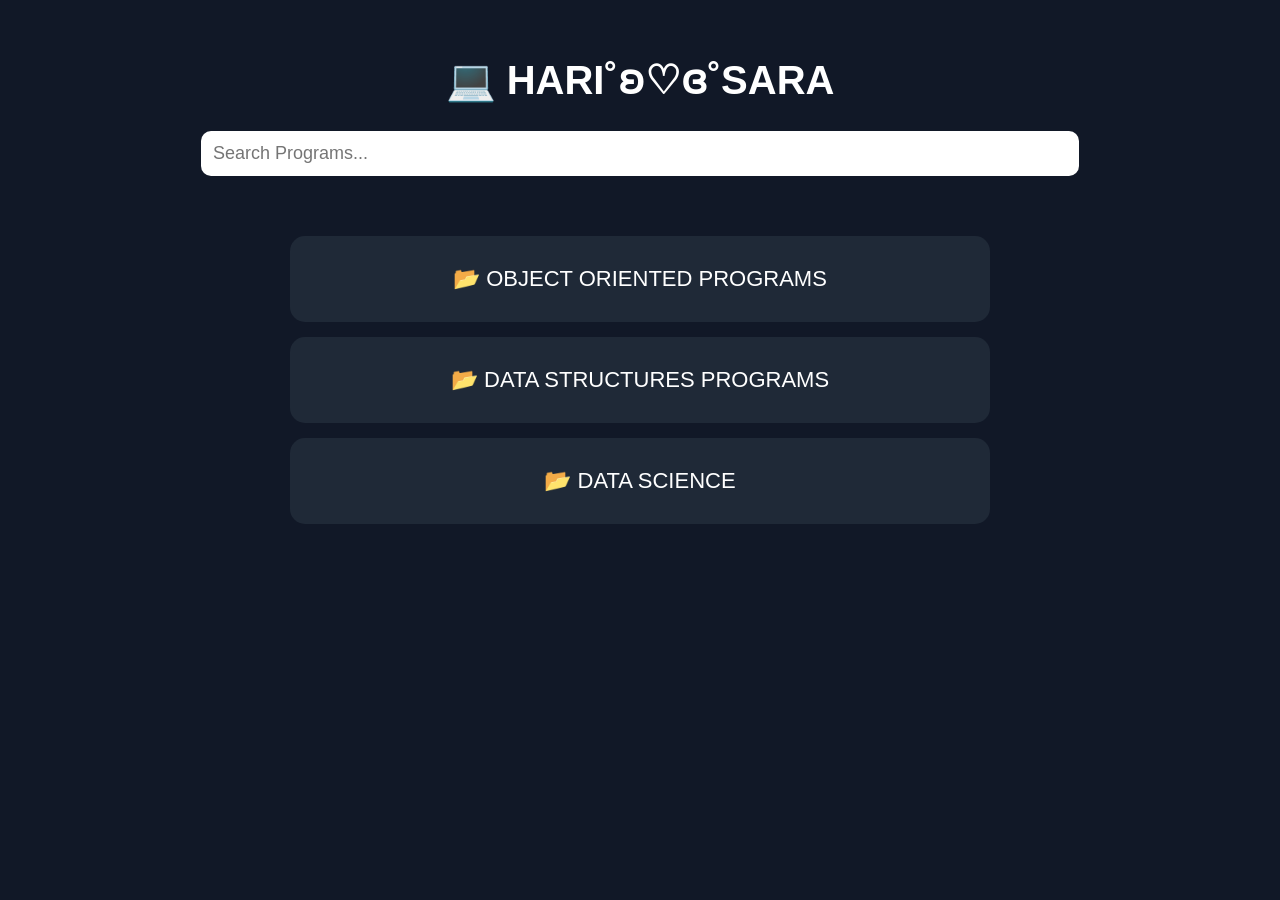
<file: index.html>
<!DOCTYPE html>
<html lang="en">
<head>
<meta charset="UTF-8">
<meta name="viewport" content="width=device-width, initial-scale=1.0">
<title>My C Programs</title>

<link rel="stylesheet" href="style.css">
</head>

<body>

<header>
    <h1>💻 HARI˚ʚ♡ɞ˚SARA</h1>

    <input
        type="text"
        id="search"
        placeholder="Search Programs...">
</header>

<div class="container">

    <a class="card" href="program.html">
        📂 OBJECT ORIENTED PROGRAMS
    </a>

    <a class="card" href="program2.html">
        📂 DATA STRUCTURES PROGRAMS
    </a>

     <a class="card" href="program3.html">
        📂 DATA SCIENCE
    </a>
</div>

</body>
</html>
</file>
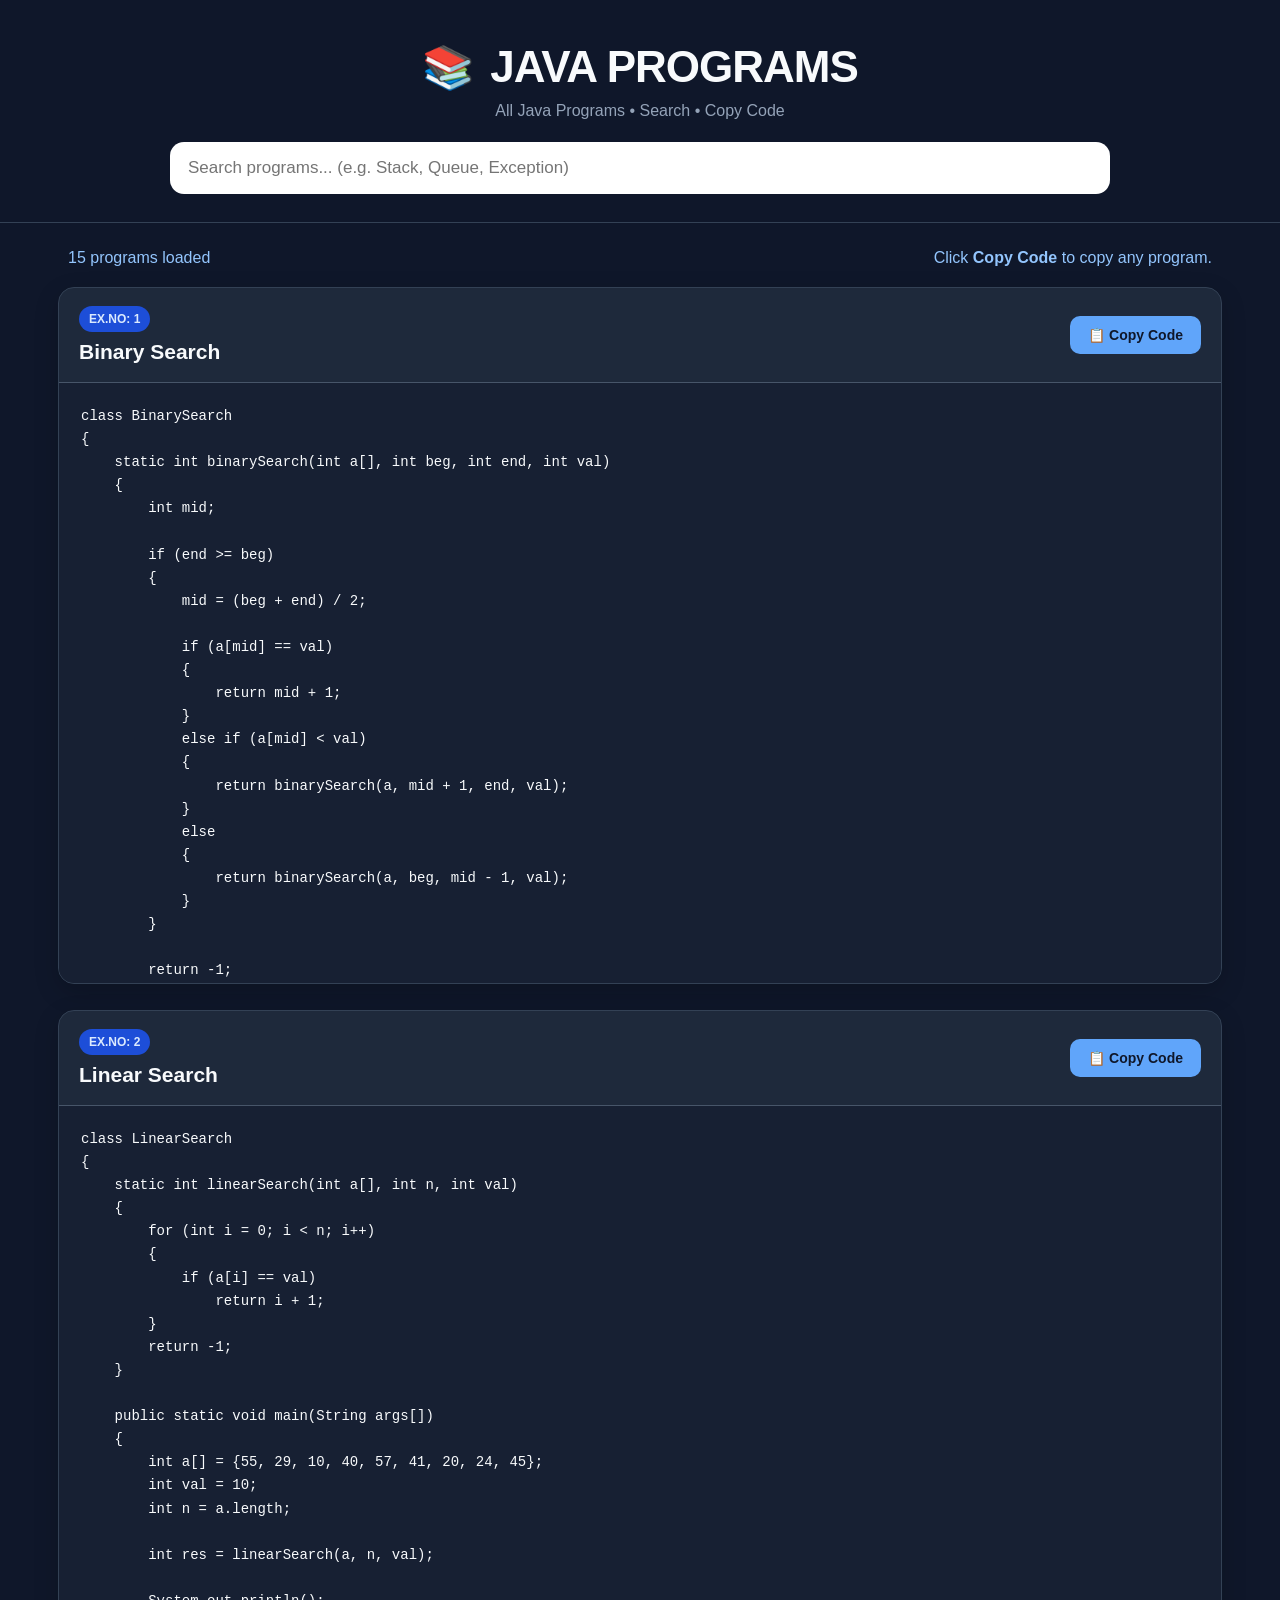
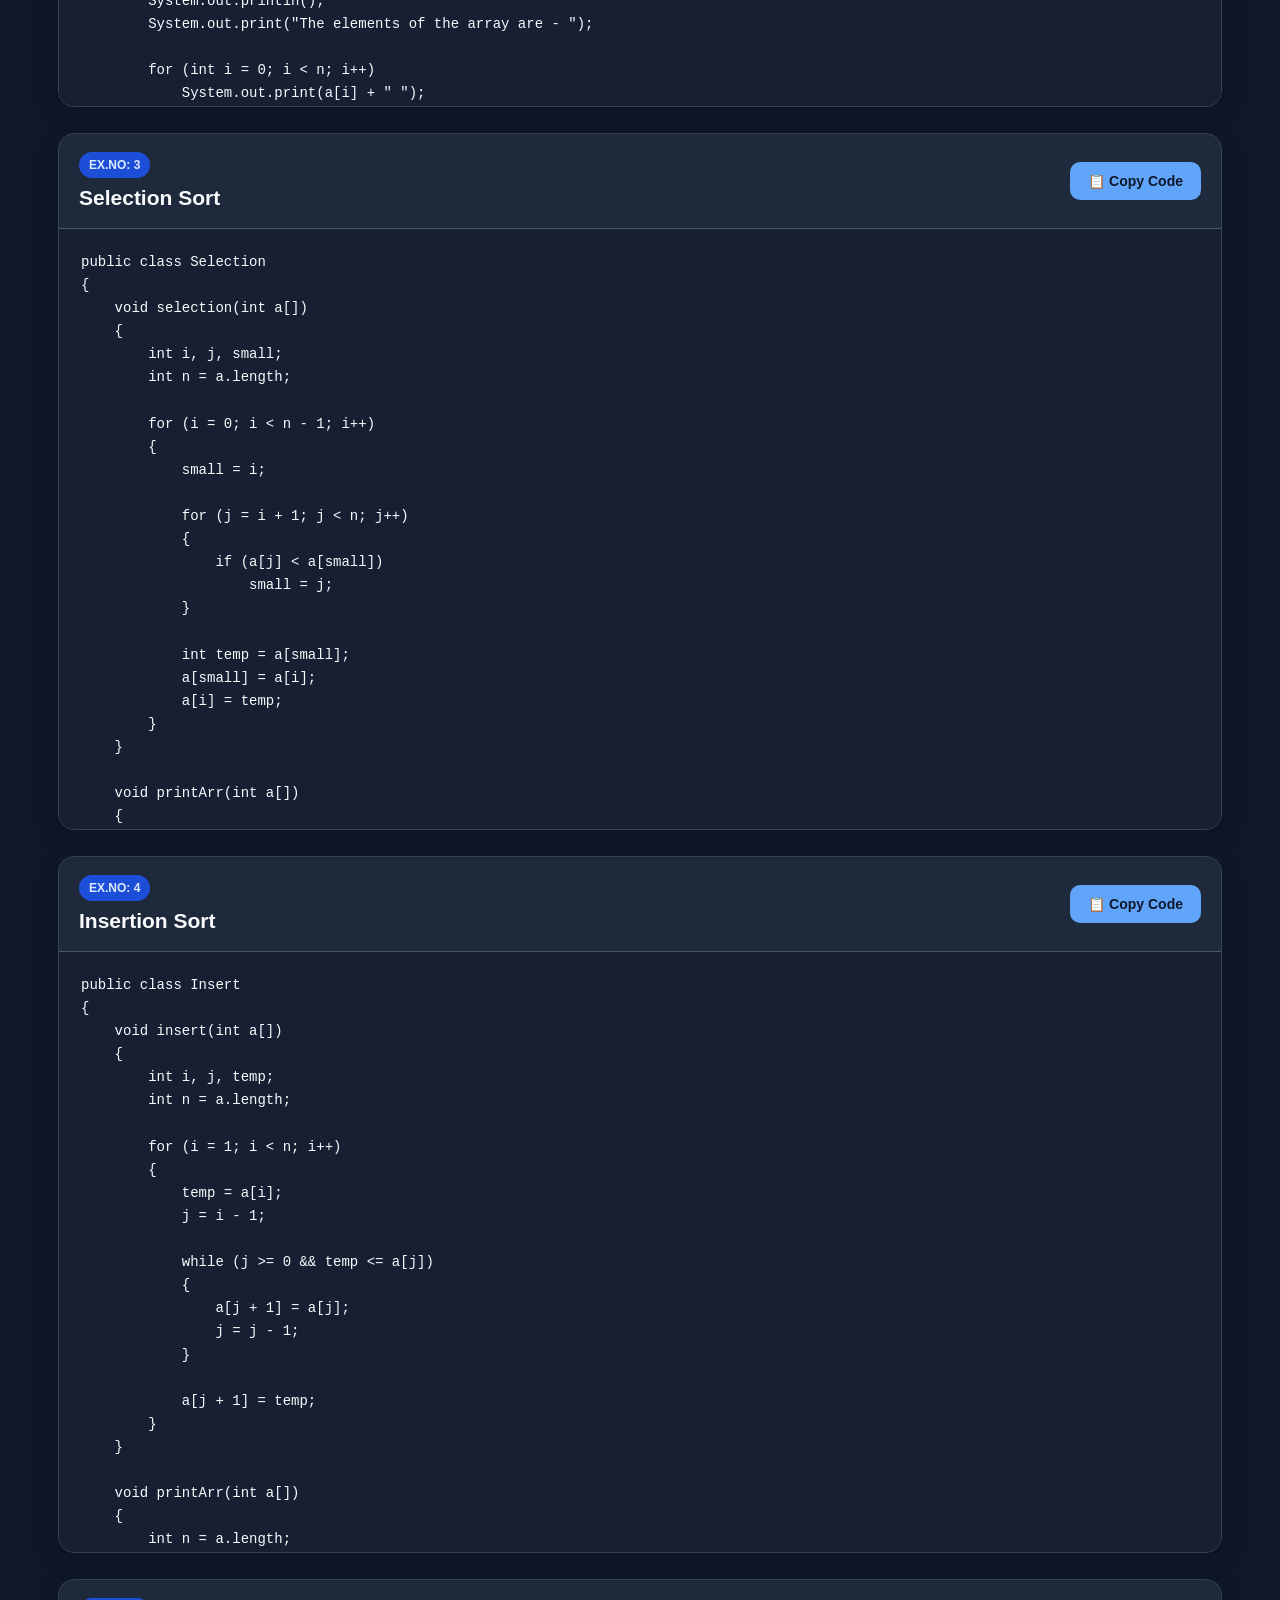
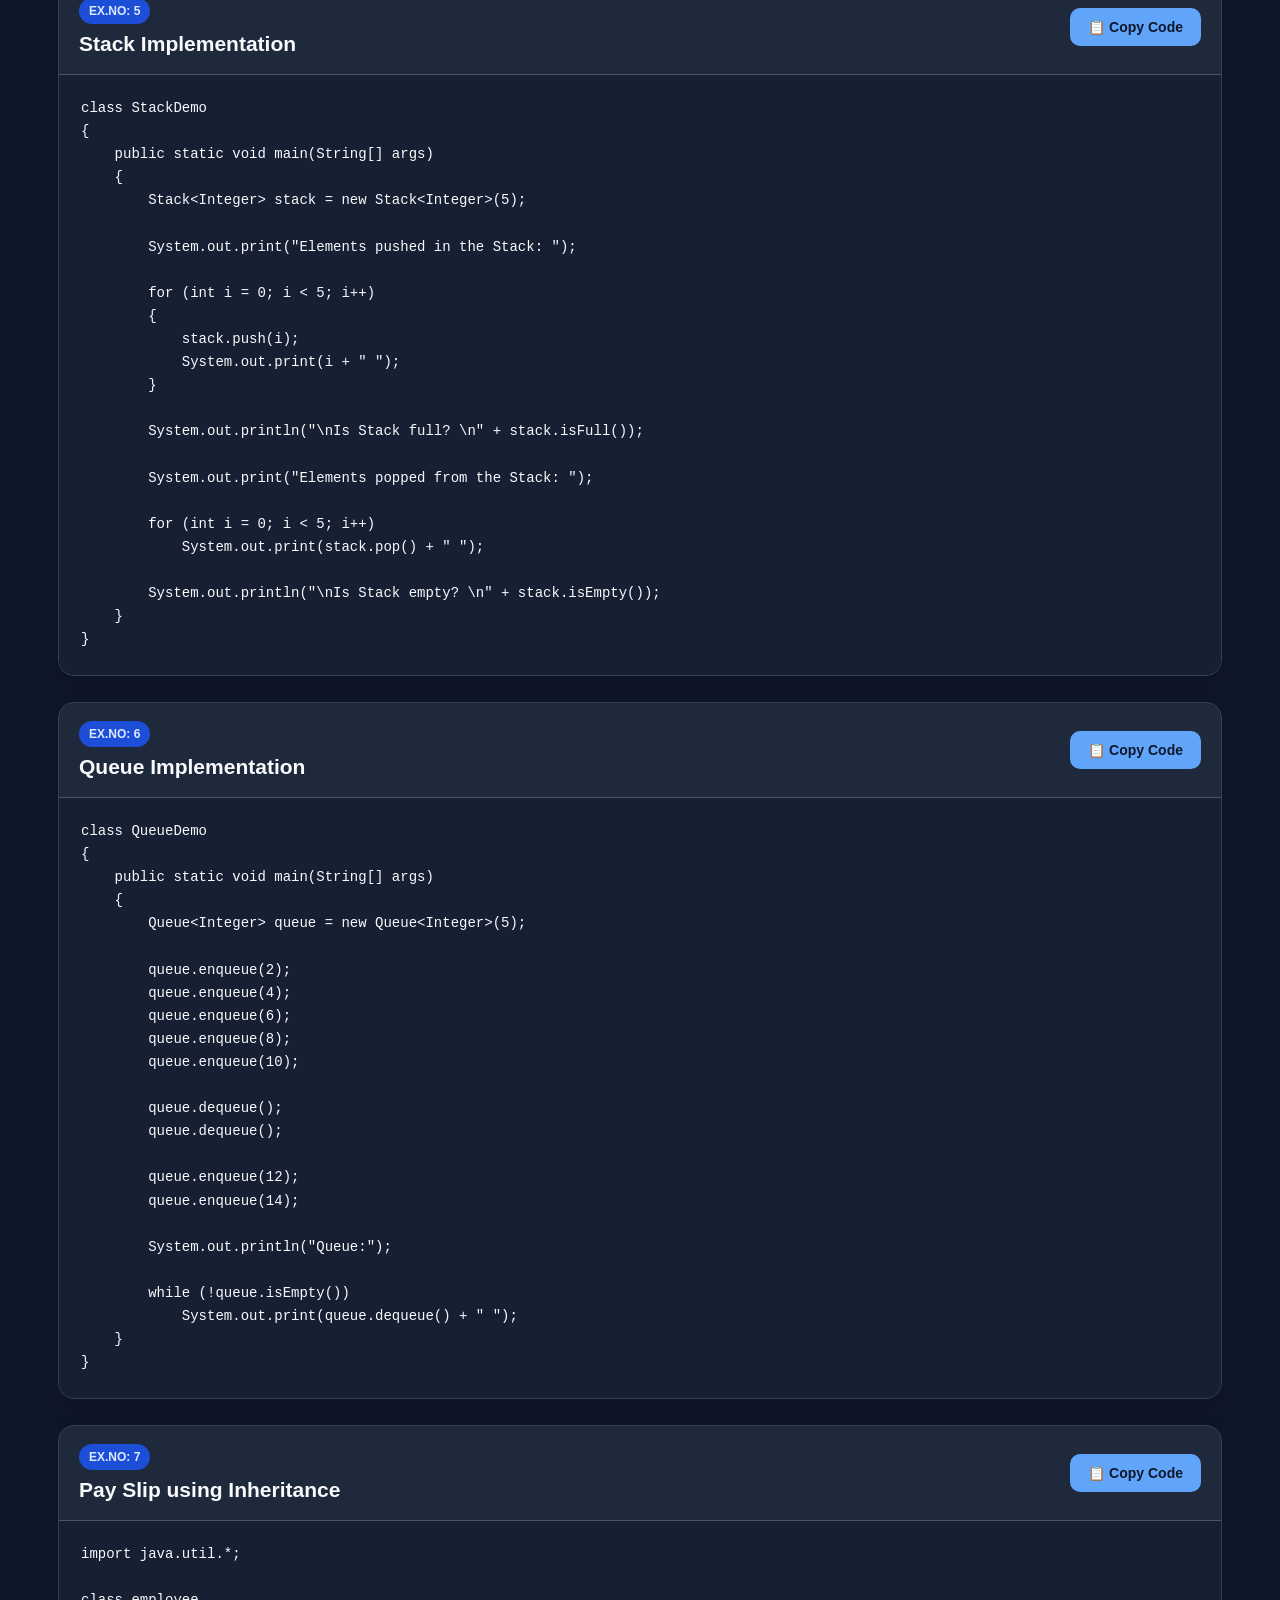
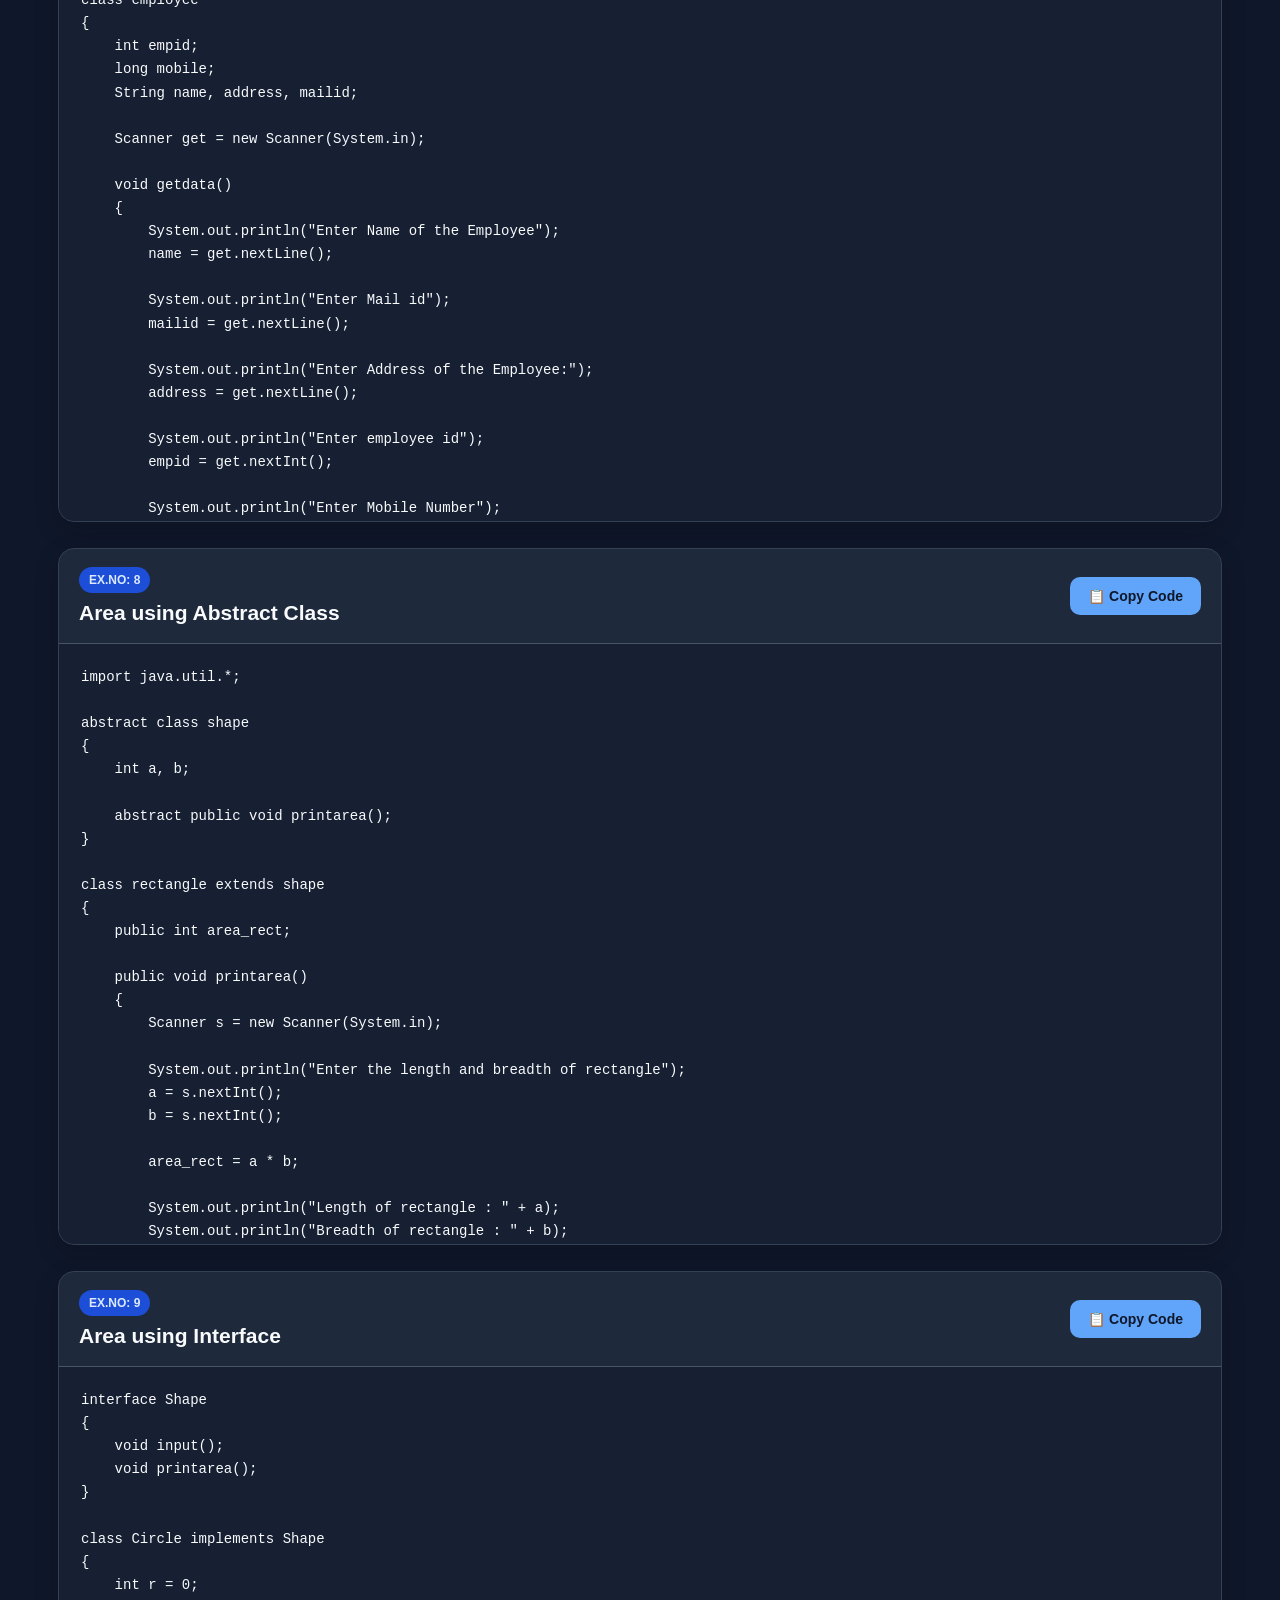
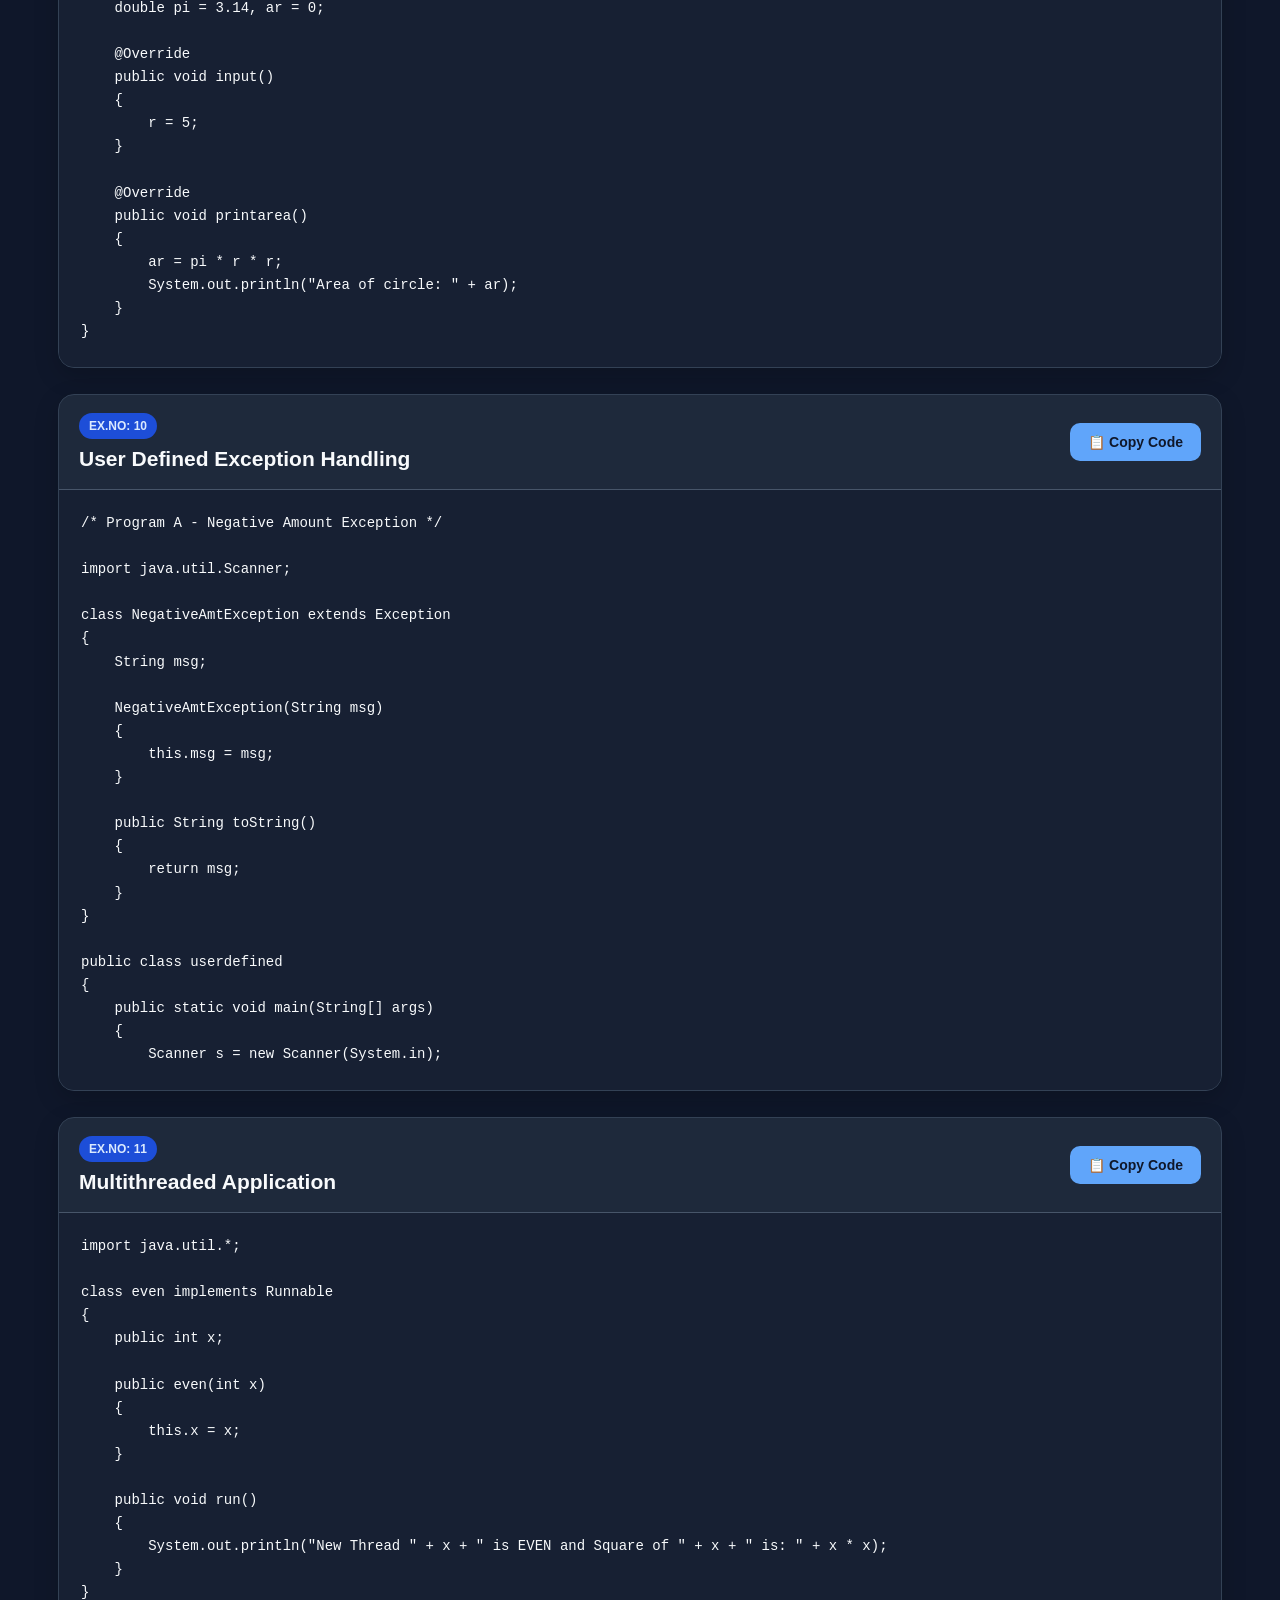
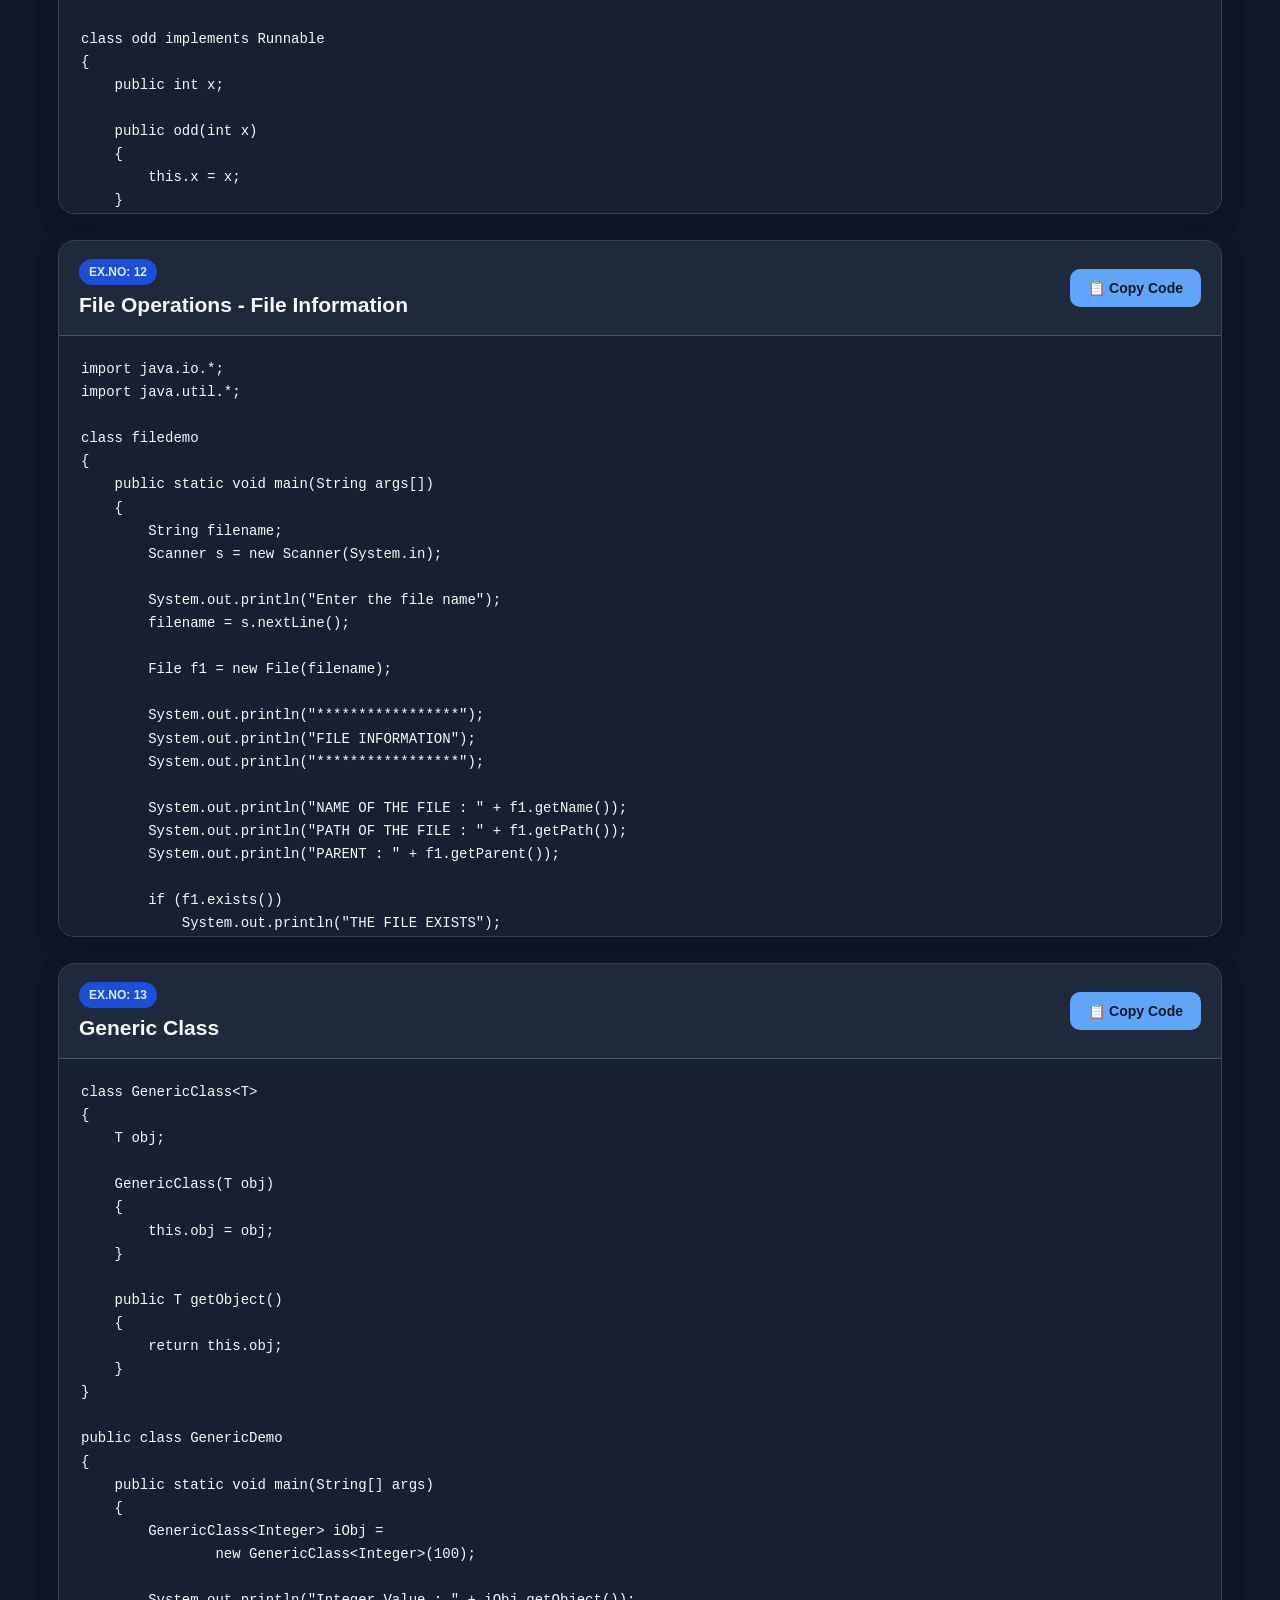
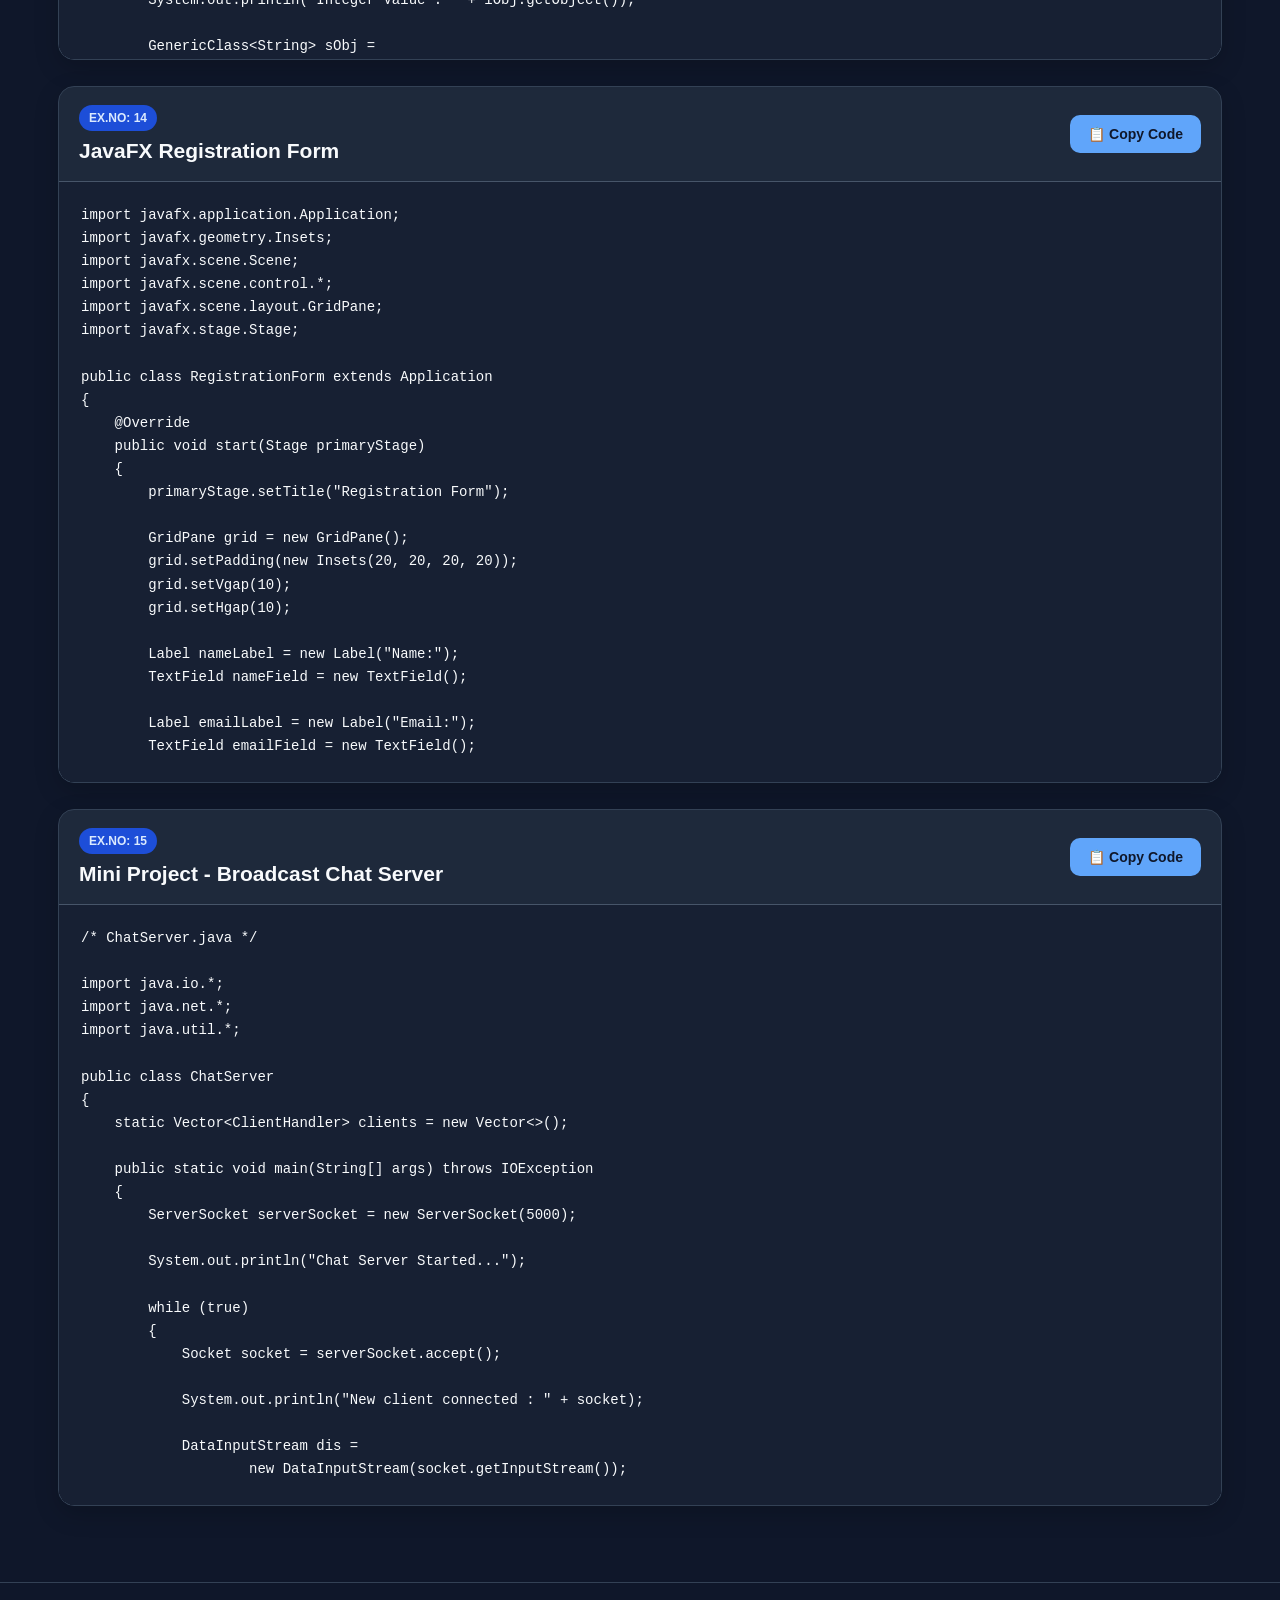
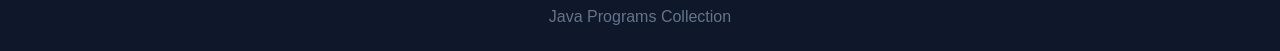
<file: program.html>
<!DOCTYPE html>
<html lang="en">
<head>
<meta charset="UTF-8">
<meta name="viewport" content="width=device-width, initial-scale=1.0">
<title>Java Programs</title>

<style>
* {
    box-sizing: border-box;
}

html {
    scroll-behavior: smooth;
}

body {
    margin: 0;
    background: #0f172a;
    color: #f8fafc;
    font-family: Arial, Helvetica, sans-serif;
}

.header {
    padding: 42px 20px 28px;
    text-align: center;
    border-bottom: 1px solid #334155;
}

.logo-title {
    display: flex;
    justify-content: center;
    align-items: center;
    gap: 16px;
    flex-wrap: wrap;
}

.logo {
    font-size: 42px;
}

h1 {
    margin: 0;
    font-size: clamp(30px, 5vw, 44px);
    font-weight: 800;
    letter-spacing: -1px;
}

.subtitle {
    margin: 10px 0 22px;
    color: #94a3b8;
    font-size: 16px;
}

.search-wrap {
    max-width: 940px;
    margin: 0 auto;
}

#search {
    width: 100%;
    padding: 16px 18px;
    border: 0;
    outline: none;
    border-radius: 14px;
    font-size: 17px;
    background: #ffffff;
    color: #111827;
}

.info {
    max-width: 1180px;
    margin: 0 auto;
    padding: 26px 18px 10px;
    display: flex;
    justify-content: space-between;
    gap: 20px;
    color: #93c5fd;
}

.container {
    max-width: 1200px;
    margin: 0 auto;
    padding: 10px 18px 50px;
}

.card {
    margin: 0 0 26px;
    border: 1px solid #334155;
    border-radius: 16px;
    overflow: hidden;
    background: #1e293b;
    box-shadow: 0 8px 25px rgba(0,0,0,.18);
}

.card-head {
    min-height: 90px;
    padding: 18px 20px;
    display: flex;
    align-items: center;
    justify-content: space-between;
    gap: 18px;
    border-bottom: 1px solid #475569;
}

.badge {
    display: inline-block;
    padding: 6px 10px;
    border-radius: 999px;
    background: #1d4ed8;
    color: #dbeafe;
    font-size: 12px;
    font-weight: 700;
}

.card h2 {
    margin: 8px 0 0;
    font-size: 21px;
}

.copy-btn {
    flex-shrink: 0;
    padding: 11px 18px;
    border: 0;
    border-radius: 10px;
    background: #60a5fa;
    color: #0f172a;
    font-size: 14px;
    font-weight: 700;
    cursor: pointer;
    transition: .2s;
}

.copy-btn:hover {
    background: #93c5fd;
    transform: translateY(-1px);
}

.copy-btn.copied {
    background: #22c55e;
    color: white;
}

.code {
    margin: 0;
    padding: 22px;
    min-height: 180px;
    max-height: 600px;
    overflow: auto;
    background: #172033;
    color: #f8fafc;
    font-family: Consolas, "Courier New", monospace;
    font-size: 14px;
    line-height: 1.65;
    white-space: pre;
    tab-size: 4;
}

.code::-webkit-scrollbar {
    width: 12px;
    height: 12px;
}

.code::-webkit-scrollbar-track {
    background: #111827;
}

.code::-webkit-scrollbar-thumb {
    background: #64748b;
    border-radius: 10px;
}

.empty {
    display: none;
    text-align: center;
    padding: 50px 20px;
    color: #94a3b8;
}

.footer {
    text-align: center;
    padding: 25px;
    color: #64748b;
    border-top: 1px solid #334155;
}

@media (max-width: 700px) {
    .header {
        padding-top: 28px;
    }

    .logo {
        font-size: 32px;
    }

    .card-head {
        align-items: flex-start;
        flex-direction: column;
    }

    .copy-btn {
        width: 100%;
    }

    .info {
        flex-direction: column;
        gap: 5px;
    }

    .code {
        font-size: 12px;
        max-height: 500px;
    }
}
</style>
</head>

<body>

<header class="header">
    <div class="logo-title">
        <span class="logo">📚</span>
        <h1>JAVA PROGRAMS</h1>
    </div>

    <p class="subtitle">All Java Programs • Search • Copy Code</p>

    <div class="search-wrap">
        <input
            id="search"
            type="text"
            placeholder="Search programs... (e.g. Stack, Queue, Exception)"
            oninput="searchPrograms()"
        >
    </div>
</header>

<div class="info">
    <span id="count">15 programs loaded</span>
    <span>Click <b>Copy Code</b> to copy any program.</span>
</div>

<main class="container">
    <div id="programs">
        
    <section class="card" data-title="ex.no: 1 binary search">
        <div class="card-head">
            <div>
                <span class="badge">EX.NO: 1</span>
                <h2>Binary Search</h2>
            </div>
            <button class="copy-btn" onclick="copyProgram(this)">📋 Copy Code</button>
        </div>
        <pre class="code"><code>class BinarySearch
{
    static int binarySearch(int a[], int beg, int end, int val)
    {
        int mid;

        if (end &gt;= beg)
        {
            mid = (beg + end) / 2;

            if (a[mid] == val)
            {
                return mid + 1;
            }
            else if (a[mid] &lt; val)
            {
                return binarySearch(a, mid + 1, end, val);
            }
            else
            {
                return binarySearch(a, beg, mid - 1, val);
            }
        }

        return -1;
    }

    public static void main(String args[])
    {
        int a[] = {8, 10, 22, 27, 37, 44, 49, 55, 69};
        int val = 37;
        int n = a.length;

        int res = binarySearch(a, 0, n - 1, val);

        System.out.print(&quot;The elements of the array are: &quot;);
        for (int i = 0; i &lt; n; i++)
        {
            System.out.print(a[i] + &quot; &quot;);
        }

        System.out.println();
        System.out.println(&quot;Element to be searched is: &quot; + val);

        if (res == -1)
            System.out.println(&quot;Element is not present in the array&quot;);
        else
            System.out.println(&quot;Element is present at &quot; + res + &quot; position of array&quot;);
    }
}</code></pre>
    </section>
    
    <section class="card" data-title="ex.no: 2 linear search">
        <div class="card-head">
            <div>
                <span class="badge">EX.NO: 2</span>
                <h2>Linear Search</h2>
            </div>
            <button class="copy-btn" onclick="copyProgram(this)">📋 Copy Code</button>
        </div>
        <pre class="code"><code>class LinearSearch
{
    static int linearSearch(int a[], int n, int val)
    {
        for (int i = 0; i &lt; n; i++)
        {
            if (a[i] == val)
                return i + 1;
        }
        return -1;
    }

    public static void main(String args[])
    {
        int a[] = {55, 29, 10, 40, 57, 41, 20, 24, 45};
        int val = 10;
        int n = a.length;

        int res = linearSearch(a, n, val);

        System.out.println();
        System.out.print(&quot;The elements of the array are - &quot;);

        for (int i = 0; i &lt; n; i++)
            System.out.print(a[i] + &quot; &quot;);

        System.out.println();
        System.out.println(&quot;Element to be searched is - &quot; + val);

        if (res == -1)
            System.out.println(&quot;Element is not present in the array&quot;);
        else
            System.out.println(&quot;Element is present at &quot; + res + &quot; position of array&quot;);
    }
}</code></pre>
    </section>
    
    <section class="card" data-title="ex.no: 3 selection sort">
        <div class="card-head">
            <div>
                <span class="badge">EX.NO: 3</span>
                <h2>Selection Sort</h2>
            </div>
            <button class="copy-btn" onclick="copyProgram(this)">📋 Copy Code</button>
        </div>
        <pre class="code"><code>public class Selection
{
    void selection(int a[])
    {
        int i, j, small;
        int n = a.length;

        for (i = 0; i &lt; n - 1; i++)
        {
            small = i;

            for (j = i + 1; j &lt; n; j++)
            {
                if (a[j] &lt; a[small])
                    small = j;
            }

            int temp = a[small];
            a[small] = a[i];
            a[i] = temp;
        }
    }

    void printArr(int a[])
    {
        int n = a.length;

        for (int i = 0; i &lt; n; i++)
            System.out.print(a[i] + &quot; &quot;);
    }

    public static void main(String[] args)
    {
        int a[] = {91, 49, 4, 19, 10, 21};

        Selection s = new Selection();

        System.out.println(&quot;\nBefore sorting array elements are - &quot;);
        s.printArr(a);

        s.selection(a);

        System.out.println(&quot;\nAfter sorting array elements are - &quot;);
        s.printArr(a);

        System.out.println();
    }
}</code></pre>
    </section>
    
    <section class="card" data-title="ex.no: 4 insertion sort">
        <div class="card-head">
            <div>
                <span class="badge">EX.NO: 4</span>
                <h2>Insertion Sort</h2>
            </div>
            <button class="copy-btn" onclick="copyProgram(this)">📋 Copy Code</button>
        </div>
        <pre class="code"><code>public class Insert
{
    void insert(int a[])
    {
        int i, j, temp;
        int n = a.length;

        for (i = 1; i &lt; n; i++)
        {
            temp = a[i];
            j = i - 1;

            while (j &gt;= 0 &amp;&amp; temp &lt;= a[j])
            {
                a[j + 1] = a[j];
                j = j - 1;
            }

            a[j + 1] = temp;
        }
    }

    void printArr(int a[])
    {
        int n = a.length;

        for (int i = 0; i &lt; n; i++)
            System.out.print(a[i] + &quot; &quot;);
    }

    public static void main(String[] args)
    {
        int a[] = {92, 50, 5, 20, 11, 22};

        Insert i1 = new Insert();

        System.out.println(&quot;\nBefore sorting array elements are - &quot;);
        i1.printArr(a);

        i1.insert(a);

        System.out.println(&quot;\nAfter sorting array elements are - &quot;);
        i1.printArr(a);

        System.out.println();
    }
}</code></pre>
    </section>
    
    <section class="card" data-title="ex.no: 5 stack implementation">
        <div class="card-head">
            <div>
                <span class="badge">EX.NO: 5</span>
                <h2>Stack Implementation</h2>
            </div>
            <button class="copy-btn" onclick="copyProgram(this)">📋 Copy Code</button>
        </div>
        <pre class="code"><code>class StackDemo
{
    public static void main(String[] args)
    {
        Stack&lt;Integer&gt; stack = new Stack&lt;Integer&gt;(5);

        System.out.print(&quot;Elements pushed in the Stack: &quot;);

        for (int i = 0; i &lt; 5; i++)
        {
            stack.push(i);
            System.out.print(i + &quot; &quot;);
        }

        System.out.println(&quot;\nIs Stack full? \n&quot; + stack.isFull());

        System.out.print(&quot;Elements popped from the Stack: &quot;);

        for (int i = 0; i &lt; 5; i++)
            System.out.print(stack.pop() + &quot; &quot;);

        System.out.println(&quot;\nIs Stack empty? \n&quot; + stack.isEmpty());
    }
}

/* Stack.java */

public class Stack&lt;V&gt;
{
    private int maxSize;
    private int top;
    private V array[];

    @SuppressWarnings(&quot;unchecked&quot;)
    public Stack(int max_size)
    {
        this.maxSize = max_size;
        this.top = -1;
        array = (V[]) new Object[max_size];
    }

    public int getMaxSize()
    {
        return maxSize;
    }

    public boolean isEmpty()
    {
        return top == -1;
    }

    public boolean isFull()
    {
        return top == maxSize - 1;
    }

    public V top()
    {
        if (isEmpty())
            return null;

        return array[top];
    }

    public void push(V value)
    {
        if (isFull())
        {
            System.err.println(&quot;Stack is Full!&quot;);
            return;
        }

        array[++top] = value;
    }

    public V pop()
    {
        if (isEmpty())
            return null;

        return array[top--];
    }
}</code></pre>
    </section>
    
    <section class="card" data-title="ex.no: 6 queue implementation">
        <div class="card-head">
            <div>
                <span class="badge">EX.NO: 6</span>
                <h2>Queue Implementation</h2>
            </div>
            <button class="copy-btn" onclick="copyProgram(this)">📋 Copy Code</button>
        </div>
        <pre class="code"><code>class QueueDemo
{
    public static void main(String[] args)
    {
        Queue&lt;Integer&gt; queue = new Queue&lt;Integer&gt;(5);

        queue.enqueue(2);
        queue.enqueue(4);
        queue.enqueue(6);
        queue.enqueue(8);
        queue.enqueue(10);

        queue.dequeue();
        queue.dequeue();

        queue.enqueue(12);
        queue.enqueue(14);

        System.out.println(&quot;Queue:&quot;);

        while (!queue.isEmpty())
            System.out.print(queue.dequeue() + &quot; &quot;);
    }
}

/* Queue.java */

public class Queue&lt;V&gt;
{
    private int maxSize;
    private V[] array;
    private int front;
    private int back;
    private int currentSize;

    @SuppressWarnings(&quot;unchecked&quot;)
    public Queue(int maxSize)
    {
        this.maxSize = maxSize;
        array = (V[]) new Object[maxSize];
        front = 0;
        back = -1;
        currentSize = 0;
    }

    public int getMaxSize()
    {
        return maxSize;
    }

    public int getCurrentSize()
    {
        return currentSize;
    }

    public boolean isEmpty()
    {
        return currentSize == 0;
    }

    public boolean isFull()
    {
        return currentSize == maxSize;
    }

    public V top()
    {
        return array[front];
    }

    public void enqueue(V value)
    {
        if (isFull())
            return;

        back = (back + 1) % maxSize;
        array[back] = value;
        currentSize++;
    }

    public V dequeue()
    {
        if (isEmpty())
            return null;

        V temp = array[front];
        front = (front + 1) % maxSize;
        currentSize--;

        return temp;
    }
}</code></pre>
    </section>
    
    <section class="card" data-title="ex.no: 7 pay slip using inheritance">
        <div class="card-head">
            <div>
                <span class="badge">EX.NO: 7</span>
                <h2>Pay Slip using Inheritance</h2>
            </div>
            <button class="copy-btn" onclick="copyProgram(this)">📋 Copy Code</button>
        </div>
        <pre class="code"><code>import java.util.*;

class employee
{
    int empid;
    long mobile;
    String name, address, mailid;

    Scanner get = new Scanner(System.in);

    void getdata()
    {
        System.out.println(&quot;Enter Name of the Employee&quot;);
        name = get.nextLine();

        System.out.println(&quot;Enter Mail id&quot;);
        mailid = get.nextLine();

        System.out.println(&quot;Enter Address of the Employee:&quot;);
        address = get.nextLine();

        System.out.println(&quot;Enter employee id&quot;);
        empid = get.nextInt();

        System.out.println(&quot;Enter Mobile Number&quot;);
        mobile = get.nextLong();
    }

    void display()
    {
        System.out.println(&quot;Employee Name: &quot; + name);
        System.out.println(&quot;Employee id : &quot; + empid);
        System.out.println(&quot;Mail id : &quot; + mailid);
        System.out.println(&quot;Address: &quot; + address);
        System.out.println(&quot;Mobile Number: &quot; + mobile);
    }
}

class programmer extends employee
{
    double salary, bp, da, hra, pf, club, net, gross;

    void getprogrammer()
    {
        System.out.println(&quot;Enter basic pay&quot;);
        bp = get.nextDouble();
    }

    void calculateprog()
    {
        da = (0.97 * bp);
        hra = (0.10 * bp);
        pf = (0.12 * bp);
        club = (0.1 * bp);

        gross = (bp + da + hra);
        net = (gross - pf - club);

        System.out.println(&quot;************************************************&quot;);
        System.out.println(&quot;PAY SLIP FOR PROGRAMMER&quot;);
        System.out.println(&quot;************************************************&quot;);
        System.out.println(&quot;Basic Pay: Rs &quot; + bp);
        System.out.println(&quot;DA: Rs &quot; + da);
        System.out.println(&quot;PF: Rs &quot; + pf);
        System.out.println(&quot;HRA: Rs &quot; + hra);
        System.out.println(&quot;CLUB: Rs &quot; + club);
        System.out.println(&quot;GROSS PAY: Rs &quot; + gross);
        System.out.println(&quot;NET PAY: Rs &quot; + net);
    }
}

class asstprofessor extends employee
{
    double salary, bp, da, hra, pf, club, net, gross;

    void getasst()
    {
        System.out.println(&quot;Enter basic pay&quot;);
        bp = get.nextDouble();
    }

    void calculateasst()
    {
        da = (0.97 * bp);
        hra = (0.10 * bp);
        pf = (0.12 * bp);
        club = (0.1 * bp);

        gross = (bp + da + hra);
        net = (gross - pf - club);

        System.out.println(&quot;************************************************&quot;);
        System.out.println(&quot;PAY SLIP FOR ASSISTANT PROFESSOR&quot;);
        System.out.println(&quot;************************************************&quot;);
        System.out.println(&quot;Basic Pay: Rs &quot; + bp);
        System.out.println(&quot;DA: Rs &quot; + da);
        System.out.println(&quot;HRA: Rs &quot; + hra);
        System.out.println(&quot;PF: Rs &quot; + pf);
        System.out.println(&quot;CLUB: Rs &quot; + club);
        System.out.println(&quot;GROSS PAY: Rs &quot; + gross);
        System.out.println(&quot;NET PAY: Rs &quot; + net);
    }
}

class associateprofessor extends employee
{
    double salary, bp, da, hra, pf, club, net, gross;

    void getassociate()
    {
        System.out.println(&quot;Enter basic pay&quot;);
        bp = get.nextDouble();
    }

    void calculateassociate()
    {
        da = (0.97 * bp);
        hra = (0.10 * bp);
        pf = (0.12 * bp);
        club = (0.1 * bp);

        gross = (bp + da + hra);
        net = (gross - pf - club);

        System.out.println(&quot;************************************************&quot;);
        System.out.println(&quot;PAY SLIP FOR ASSOCIATE PROFESSOR&quot;);
        System.out.println(&quot;************************************************&quot;);
        System.out.println(&quot;Basic Pay: Rs &quot; + bp);
        System.out.println(&quot;DA: Rs &quot; + da);
        System.out.println(&quot;HRA: Rs &quot; + hra);
        System.out.println(&quot;PF: Rs &quot; + pf);
        System.out.println(&quot;CLUB: Rs &quot; + club);
        System.out.println(&quot;GROSS PAY: Rs &quot; + gross);
        System.out.println(&quot;NET PAY: Rs &quot; + net);
    }
}

class professor extends employee
{
    double salary, bp, da, hra, pf, club, net, gross;

    void getprofessor()
    {
        System.out.println(&quot;Enter basic pay&quot;);
        bp = get.nextDouble();
    }

    void calculateprofessor()
    {
        da = (0.97 * bp);
        hra = (0.10 * bp);
        pf = (0.12 * bp);
        club = (0.1 * bp);

        gross = (bp + da + hra);
        net = (gross - pf - club);

        System.out.println(&quot;************************************************&quot;);
        System.out.println(&quot;PAY SLIP FOR PROFESSOR&quot;);
        System.out.println(&quot;************************************************&quot;);
        System.out.println(&quot;Basic Pay: Rs &quot; + bp);
        System.out.println(&quot;DA: Rs &quot; + da);
        System.out.println(&quot;HRA: Rs &quot; + hra);
        System.out.println(&quot;PF: Rs &quot; + pf);
        System.out.println(&quot;CLUB: Rs &quot; + club);
        System.out.println(&quot;GROSS PAY: Rs &quot; + gross);
        System.out.println(&quot;NET PAY: Rs &quot; + net);
    }
}

class salary
{
    public static void main(String args[])
    {
        int choice, cont;
        Scanner c = new Scanner(System.in);

        do
        {
            System.out.println(&quot;PAYROLL&quot;);
            System.out.println(&quot;1. PROGRAMMER&quot;);
            System.out.println(&quot;2. ASSISTANT PROFESSOR&quot;);
            System.out.println(&quot;3. ASSOCIATE PROFESSOR&quot;);
            System.out.println(&quot;4. PROFESSOR&quot;);

            choice = c.nextInt();

            switch(choice)
            {
                case 1:
                {
                    programmer p = new programmer();
                    p.getdata();
                    p.getprogrammer();
                    p.display();
                    p.calculateprog();
                    break;
                }

                case 2:
                {
                    asstprofessor asst = new asstprofessor();
                    asst.getdata();
                    asst.getasst();
                    asst.display();
                    asst.calculateasst();
                    break;
                }

                case 3:
                {
                    associateprofessor asso = new associateprofessor();
                    asso.getdata();
                    asso.getassociate();
                    asso.display();
                    asso.calculateassociate();
                    break;
                }

                case 4:
                {
                    professor prof = new professor();
                    prof.getdata();
                    prof.getprofessor();
                    prof.display();
                    prof.calculateprofessor();
                    break;
                }

                default:
                    System.out.println(&quot;Invalid Choice&quot;);
            }

            System.out.println(&quot;Do you want to continue?&quot;);
            System.out.println(&quot;Press 1 to Continue and 0 to Exit&quot;);
            cont = c.nextInt();

        } while (cont == 1);
    }
}</code></pre>
    </section>
    
    <section class="card" data-title="ex.no: 8 area using abstract class">
        <div class="card-head">
            <div>
                <span class="badge">EX.NO: 8</span>
                <h2>Area using Abstract Class</h2>
            </div>
            <button class="copy-btn" onclick="copyProgram(this)">📋 Copy Code</button>
        </div>
        <pre class="code"><code>import java.util.*;

abstract class shape
{
    int a, b;

    abstract public void printarea();
}

class rectangle extends shape
{
    public int area_rect;

    public void printarea()
    {
        Scanner s = new Scanner(System.in);

        System.out.println(&quot;Enter the length and breadth of rectangle&quot;);
        a = s.nextInt();
        b = s.nextInt();

        area_rect = a * b;

        System.out.println(&quot;Length of rectangle : &quot; + a);
        System.out.println(&quot;Breadth of rectangle : &quot; + b);
        System.out.println(&quot;The area of rectangle is : &quot; + area_rect);
    }
}

class triangle extends shape
{
    double area_tri;

    public void printarea()
    {
        Scanner s = new Scanner(System.in);

        System.out.println(&quot;Enter the base and height of triangle&quot;);
        a = s.nextInt();
        b = s.nextInt();

        System.out.println(&quot;Base of triangle : &quot; + a);
        System.out.println(&quot;Height of triangle : &quot; + b);

        area_tri = (0.5 * a * b);

        System.out.println(&quot;The area of triangle is : &quot; + area_tri);
    }
}

class circle extends shape
{
    double area_circle;

    public void printarea()
    {
        Scanner s = new Scanner(System.in);

        System.out.println(&quot;Enter the radius of circle&quot;);
        a = s.nextInt();

        area_circle = 3.14 * a * a;

        System.out.println(&quot;Radius of circle : &quot; + a);
        System.out.println(&quot;The area of circle is : &quot; + area_circle);
    }
}

public class shapeclass
{
    public static void main(String[] args)
    {
        rectangle r = new rectangle();
        r.printarea();

        triangle t = new triangle();
        t.printarea();

        circle c = new circle();
        c.printarea();
    }
}</code></pre>
    </section>
    
    <section class="card" data-title="ex.no: 9 area using interface">
        <div class="card-head">
            <div>
                <span class="badge">EX.NO: 9</span>
                <h2>Area using Interface</h2>
            </div>
            <button class="copy-btn" onclick="copyProgram(this)">📋 Copy Code</button>
        </div>
        <pre class="code"><code>interface Shape
{
    void input();
    void printarea();
}

class Circle implements Shape
{
    int r = 0;
    double pi = 3.14, ar = 0;

    @Override
    public void input()
    {
        r = 5;
    }

    @Override
    public void printarea()
    {
        ar = pi * r * r;
        System.out.println(&quot;Area of circle: &quot; + ar);
    }
}

class Rectangle extends Circle
{
    int l = 0, b = 0;
    double ar;

    @Override
    public void input()
    {
        super.input();
        l = 6;
        b = 4;
    }

    @Override
    public void printarea()
    {
        super.printarea();
        ar = l * b;
        System.out.println(&quot;Area of rectangle: &quot; + ar);
    }
}

public class Demo
{
    public static void main(String[] args)
    {
        Rectangle obj = new Rectangle();
        obj.input();
        obj.printarea();
    }
}</code></pre>
    </section>
    
    <section class="card" data-title="ex.no: 10 user defined exception handling">
        <div class="card-head">
            <div>
                <span class="badge">EX.NO: 10</span>
                <h2>User Defined Exception Handling</h2>
            </div>
            <button class="copy-btn" onclick="copyProgram(this)">📋 Copy Code</button>
        </div>
        <pre class="code"><code>/* Program A - Negative Amount Exception */

import java.util.Scanner;

class NegativeAmtException extends Exception
{
    String msg;

    NegativeAmtException(String msg)
    {
        this.msg = msg;
    }

    public String toString()
    {
        return msg;
    }
}

public class userdefined
{
    public static void main(String[] args)
    {
        Scanner s = new Scanner(System.in);

        System.out.print(&quot;Enter Amount: &quot;);
        int a = s.nextInt();

        try
        {
            if (a &lt; 0)
                throw new NegativeAmtException(&quot;Invalid Amount&quot;);

            System.out.println(&quot;Amount Deposited&quot;);
        }
        catch (NegativeAmtException e)
        {
            System.out.println(e);
        }
    }
}

/* Program B - MyException */

class MyException extends Exception
{
    String str1;

    MyException(String str2)
    {
        str1 = str2;
    }

    public String toString()
    {
        return (&quot;MyException Occurred: &quot; + str1);
    }
}

class example
{
    public static void main(String args[])
    {
        try
        {
            System.out.println(&quot;Starting of try block&quot;);
            throw new MyException(&quot;This is My error Message&quot;);
        }
        catch (MyException exp)
        {
            System.out.println(&quot;Catch Block&quot;);
            System.out.println(exp);
        }
    }
}</code></pre>
    </section>
    
    <section class="card" data-title="ex.no: 11 multithreaded application">
        <div class="card-head">
            <div>
                <span class="badge">EX.NO: 11</span>
                <h2>Multithreaded Application</h2>
            </div>
            <button class="copy-btn" onclick="copyProgram(this)">📋 Copy Code</button>
        </div>
        <pre class="code"><code>import java.util.*;

class even implements Runnable
{
    public int x;

    public even(int x)
    {
        this.x = x;
    }

    public void run()
    {
        System.out.println(&quot;New Thread &quot; + x + &quot; is EVEN and Square of &quot; + x + &quot; is: &quot; + x * x);
    }
}

class odd implements Runnable
{
    public int x;

    public odd(int x)
    {
        this.x = x;
    }

    public void run()
    {
        System.out.println(&quot;New Thread &quot; + x + &quot; is ODD and Cube of &quot; + x + &quot; is: &quot; + x * x * x);
    }
}

class A extends Thread
{
    public void run()
    {
        int num = 0;
        Random r = new Random();

        try
        {
            for (int i = 0; i &lt; 5; i++)
            {
                num = r.nextInt(100);

                System.out.println(&quot;Main Thread and Generated Number is &quot; + num);

                if (num % 2 == 0)
                {
                    Thread t1 = new Thread(new even(num));
                    t1.start();
                }
                else
                {
                    Thread t2 = new Thread(new odd(num));
                    t2.start();
                }

                Thread.sleep(1000);
                System.out.println(&quot;--------------------------------------&quot;);
            }
        }
        catch (Exception ex)
        {
            System.out.println(ex.getMessage());
        }
    }
}

public class multithreadprog
{
    public static void main(String[] args)
    {
        A a = new A();
        a.start();
    }
}</code></pre>
    </section>
    
    <section class="card" data-title="ex.no: 12 file operations - file information">
        <div class="card-head">
            <div>
                <span class="badge">EX.NO: 12</span>
                <h2>File Operations - File Information</h2>
            </div>
            <button class="copy-btn" onclick="copyProgram(this)">📋 Copy Code</button>
        </div>
        <pre class="code"><code>import java.io.*;
import java.util.*;

class filedemo
{
    public static void main(String args[])
    {
        String filename;
        Scanner s = new Scanner(System.in);

        System.out.println(&quot;Enter the file name&quot;);
        filename = s.nextLine();

        File f1 = new File(filename);

        System.out.println(&quot;*****************&quot;);
        System.out.println(&quot;FILE INFORMATION&quot;);
        System.out.println(&quot;*****************&quot;);

        System.out.println(&quot;NAME OF THE FILE : &quot; + f1.getName());
        System.out.println(&quot;PATH OF THE FILE : &quot; + f1.getPath());
        System.out.println(&quot;PARENT : &quot; + f1.getParent());

        if (f1.exists())
            System.out.println(&quot;THE FILE EXISTS&quot;);
        else
            System.out.println(&quot;THE FILE DOES NOT EXIST&quot;);

        if (f1.canRead())
            System.out.println(&quot;THE FILE CAN BE READ&quot;);
        else
            System.out.println(&quot;THE FILE CANNOT BE READ&quot;);

        if (f1.canWrite())
            System.out.println(&quot;WRITE OPERATION IS PERMITTED&quot;);
        else
            System.out.println(&quot;WRITE OPERATION IS NOT PERMITTED&quot;);

        if (f1.isDirectory())
            System.out.println(&quot;IT IS A DIRECTORY&quot;);
        else
            System.out.println(&quot;NOT A DIRECTORY&quot;);

        if (f1.isFile())
            System.out.println(&quot;IT IS A FILE&quot;);
        else
            System.out.println(&quot;NOT A FILE&quot;);

        System.out.println(&quot;File last modified : &quot; + f1.lastModified());
        System.out.println(&quot;LENGTH OF THE FILE : &quot; + f1.length());
        System.out.println(&quot;FILE DELETED : &quot; + f1.delete());
    }
}</code></pre>
    </section>
    
    <section class="card" data-title="ex.no: 13 generic class">
        <div class="card-head">
            <div>
                <span class="badge">EX.NO: 13</span>
                <h2>Generic Class</h2>
            </div>
            <button class="copy-btn" onclick="copyProgram(this)">📋 Copy Code</button>
        </div>
        <pre class="code"><code>class GenericClass&lt;T&gt;
{
    T obj;

    GenericClass(T obj)
    {
        this.obj = obj;
    }

    public T getObject()
    {
        return this.obj;
    }
}

public class GenericDemo
{
    public static void main(String[] args)
    {
        GenericClass&lt;Integer&gt; iObj =
                new GenericClass&lt;Integer&gt;(100);

        System.out.println(&quot;Integer Value : &quot; + iObj.getObject());

        GenericClass&lt;String&gt; sObj =
                new GenericClass&lt;String&gt;(&quot;Java Programming&quot;);

        System.out.println(&quot;String Value : &quot; + sObj.getObject());

        GenericClass&lt;Double&gt; dObj =
                new GenericClass&lt;Double&gt;(99.99);

        System.out.println(&quot;Double Value : &quot; + dObj.getObject());

        GenericClass&lt;Character&gt; cObj =
                new GenericClass&lt;Character&gt;(&#x27;A&#x27;);

        System.out.println(&quot;Character Value : &quot; + cObj.getObject());
    }
}</code></pre>
    </section>
    
    <section class="card" data-title="ex.no: 14 javafx registration form">
        <div class="card-head">
            <div>
                <span class="badge">EX.NO: 14</span>
                <h2>JavaFX Registration Form</h2>
            </div>
            <button class="copy-btn" onclick="copyProgram(this)">📋 Copy Code</button>
        </div>
        <pre class="code"><code>import javafx.application.Application;
import javafx.geometry.Insets;
import javafx.scene.Scene;
import javafx.scene.control.*;
import javafx.scene.layout.GridPane;
import javafx.stage.Stage;

public class RegistrationForm extends Application
{
    @Override
    public void start(Stage primaryStage)
    {
        primaryStage.setTitle(&quot;Registration Form&quot;);

        GridPane grid = new GridPane();
        grid.setPadding(new Insets(20, 20, 20, 20));
        grid.setVgap(10);
        grid.setHgap(10);

        Label nameLabel = new Label(&quot;Name:&quot;);
        TextField nameField = new TextField();

        Label emailLabel = new Label(&quot;Email:&quot;);
        TextField emailField = new TextField();

        Label passwordLabel = new Label(&quot;Password:&quot;);
        PasswordField passwordField = new PasswordField();

        Label genderLabel = new Label(&quot;Gender:&quot;);

        RadioButton male = new RadioButton(&quot;Male&quot;);
        RadioButton female = new RadioButton(&quot;Female&quot;);

        ToggleGroup genderGroup = new ToggleGroup();
        male.setToggleGroup(genderGroup);
        female.setToggleGroup(genderGroup);

        Label courseLabel = new Label(&quot;Course:&quot;);

        ComboBox&lt;String&gt; courseBox = new ComboBox&lt;&gt;();
        courseBox.getItems().addAll(
                &quot;B.Sc&quot;,
                &quot;BCA&quot;,
                &quot;B.E&quot;,
                &quot;MCA&quot;,
                &quot;M.Sc&quot;
        );

        Button registerButton = new Button(&quot;Register&quot;);

        grid.add(nameLabel, 0, 0);
        grid.add(nameField, 1, 0);

        grid.add(emailLabel, 0, 1);
        grid.add(emailField, 1, 1);

        grid.add(passwordLabel, 0, 2);
        grid.add(passwordField, 1, 2);

        grid.add(genderLabel, 0, 3);
        grid.add(male, 1, 3);
        grid.add(female, 2, 3);

        grid.add(courseLabel, 0, 4);
        grid.add(courseBox, 1, 4);

        grid.add(registerButton, 1, 5);

        registerButton.setOnAction(e -&gt;
        {
            System.out.println(&quot;Registration Details&quot;);
            System.out.println(&quot;Name : &quot; + nameField.getText());
            System.out.println(&quot;Email : &quot; + emailField.getText());
            System.out.println(&quot;Password : &quot; + passwordField.getText());

            RadioButton selected =
                    (RadioButton) genderGroup.getSelectedToggle();

            if (selected != null)
                System.out.println(&quot;Gender : &quot; + selected.getText());

            System.out.println(&quot;Course : &quot; + courseBox.getValue());
        });

        Scene scene = new Scene(grid, 450, 300);
        primaryStage.setScene(scene);
        primaryStage.show();
    }

    public static void main(String[] args)
    {
        launch(args);
    }
}</code></pre>
    </section>
    
    <section class="card" data-title="ex.no: 15 mini project - broadcast chat server">
        <div class="card-head">
            <div>
                <span class="badge">EX.NO: 15</span>
                <h2>Mini Project - Broadcast Chat Server</h2>
            </div>
            <button class="copy-btn" onclick="copyProgram(this)">📋 Copy Code</button>
        </div>
        <pre class="code"><code>/* ChatServer.java */

import java.io.*;
import java.net.*;
import java.util.*;

public class ChatServer
{
    static Vector&lt;ClientHandler&gt; clients = new Vector&lt;&gt;();

    public static void main(String[] args) throws IOException
    {
        ServerSocket serverSocket = new ServerSocket(5000);

        System.out.println(&quot;Chat Server Started...&quot;);

        while (true)
        {
            Socket socket = serverSocket.accept();

            System.out.println(&quot;New client connected : &quot; + socket);

            DataInputStream dis =
                    new DataInputStream(socket.getInputStream());

            DataOutputStream dos =
                    new DataOutputStream(socket.getOutputStream());

            ClientHandler client =
                    new ClientHandler(socket, dis, dos);

            Thread t = new Thread(client);

            clients.add(client);

            t.start();
        }
    }
}

class ClientHandler implements Runnable
{
    Scanner sc = new Scanner(System.in);

    private Socket socket;
    private DataInputStream dis;
    private DataOutputStream dos;

    public ClientHandler(Socket socket,
                         DataInputStream dis,
                         DataOutputStream dos)
    {
        this.socket = socket;
        this.dis = dis;
        this.dos = dos;
    }

    @Override
    public void run()
    {
        String received;

        while (true)
        {
            try
            {
                received = dis.readUTF();

                if (received.equals(&quot;exit&quot;))
                {
                    socket.close();
                    break;
                }

                System.out.println(&quot;Client : &quot; + received);

                System.out.print(&quot;Server : &quot;);
                String msg = sc.nextLine();

                for (ClientHandler mc : ChatServer.clients)
                    mc.dos.writeUTF(msg);
            }
            catch (Exception e)
            {
                break;
            }
        }

        try
        {
            dis.close();
            dos.close();
        }
        catch (Exception e)
        {
        }
    }
}


/* ChatClient.java */

public class ChatClient
{
    public static void main(String[] args) throws Exception
    {
        Scanner sc = new Scanner(System.in);

        Socket socket = new Socket(&quot;localhost&quot;, 5000);

        DataInputStream dis =
                new DataInputStream(socket.getInputStream());

        DataOutputStream dos =
                new DataOutputStream(socket.getOutputStream());

        while (true)
        {
            System.out.print(&quot;You : &quot;);
            String msg = sc.nextLine();

            dos.writeUTF(msg);

            if (msg.equals(&quot;exit&quot;))
                break;

            String reply = dis.readUTF();

            System.out.println(&quot;Server : &quot; + reply);
        }

        sc.close();
        dis.close();
        dos.close();
        socket.close();
    }
}</code></pre>
    </section>
    
    </div>

    <div id="empty" class="empty">
        <h2>No program found</h2>
        <p>Try another search keyword.</p>
    </div>
</main>

<footer class="footer">
    Java Programs Collection
</footer>

<script>
function copyProgram(button) {
    const card = button.closest(".card");
    const code = card.querySelector(".code code").innerText;

    navigator.clipboard.writeText(code).then(() => {
        const oldText = button.innerText;
        button.innerText = "✅ Copied!";
        button.classList.add("copied");

        setTimeout(() => {
            button.innerText = oldText;
            button.classList.remove("copied");
        }, 1500);
    }).catch(() => {
        alert("Copy failed. Please copy the code manually.");
    });
}

function searchPrograms() {
    const query = document.getElementById("search").value.toLowerCase().trim();
    const cards = document.querySelectorAll(".card");
    let visible = 0;

    cards.forEach(card => {
        const title = card.dataset.title;
        const code = card.querySelector(".code").innerText.toLowerCase();

        if (title.includes(query) || code.includes(query)) {
            card.style.display = "";
            visible++;
        } else {
            card.style.display = "none";
        }
    });

    document.getElementById("count").innerText =
        visible + (visible === 1 ? " program loaded" : " programs loaded");

    document.getElementById("empty").style.display =
        visible === 0 ? "block" : "none";
}
</script>

</body>
</html>
</file>
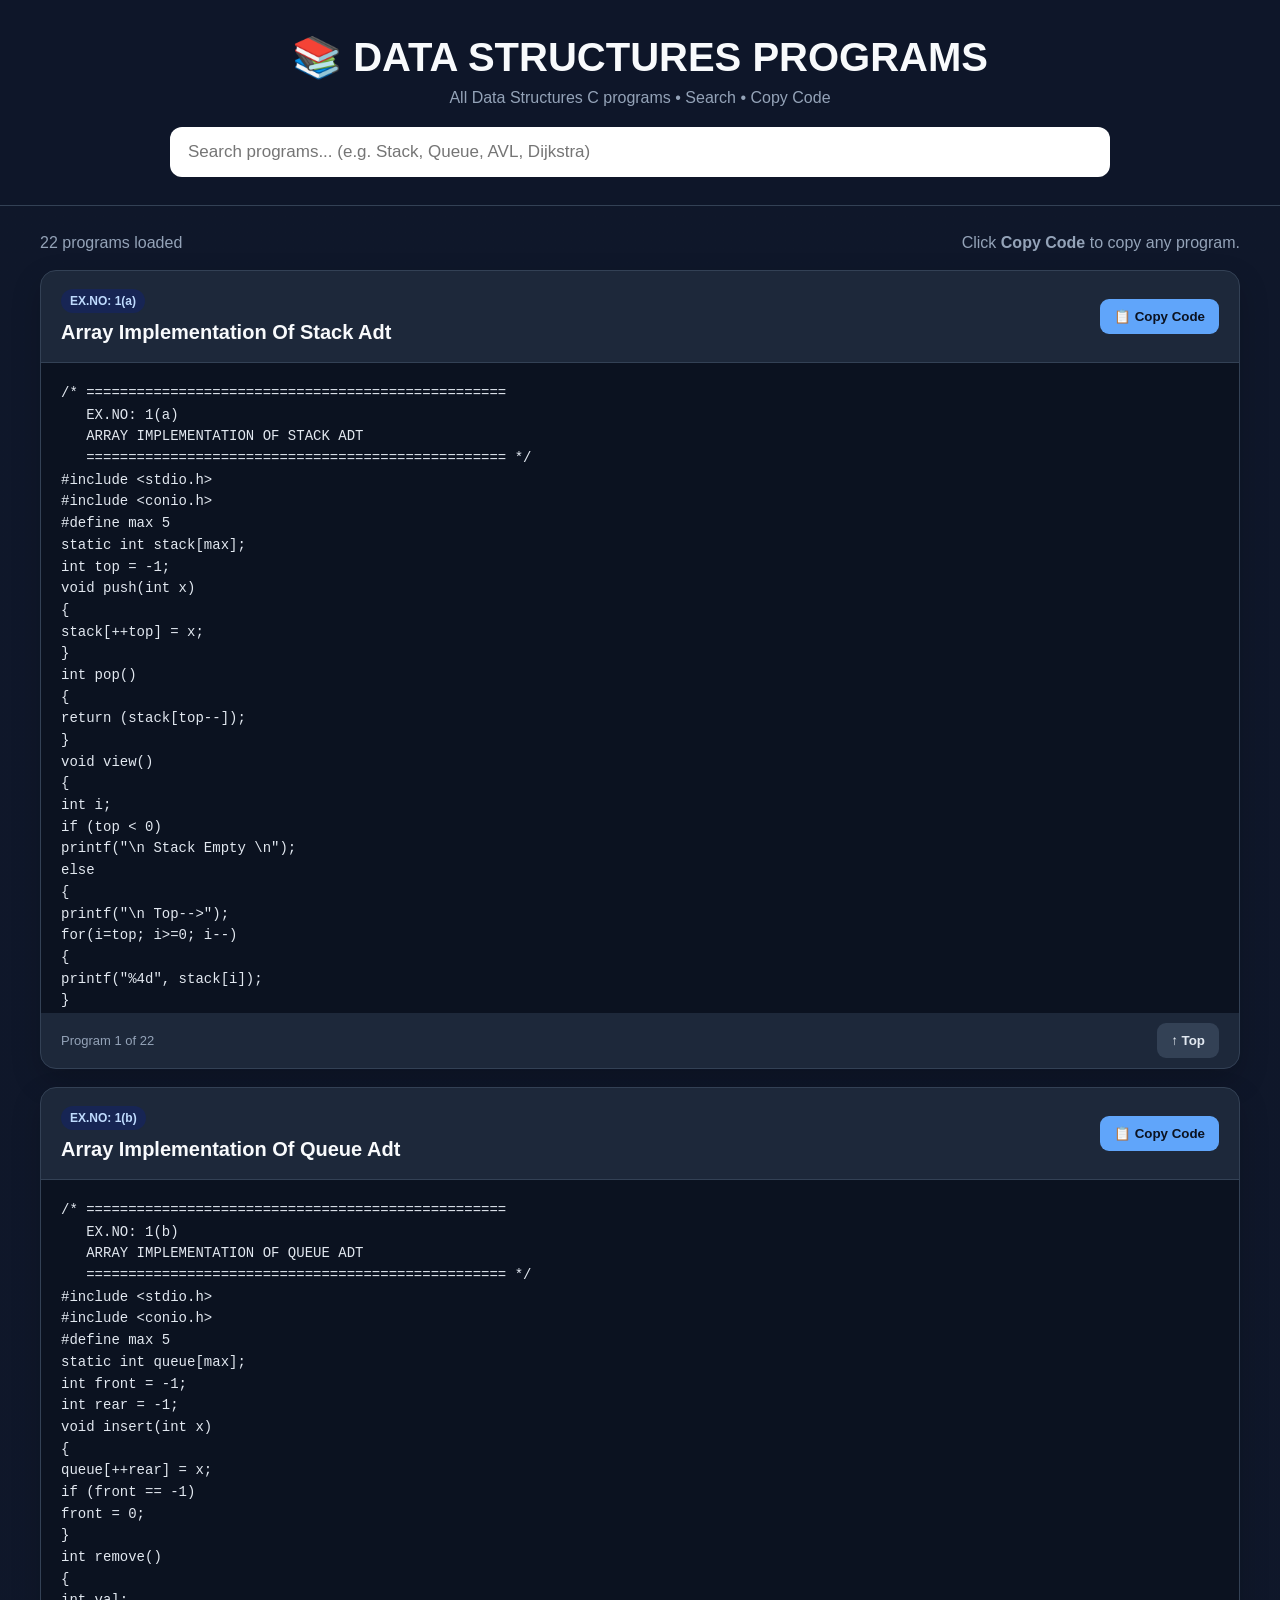
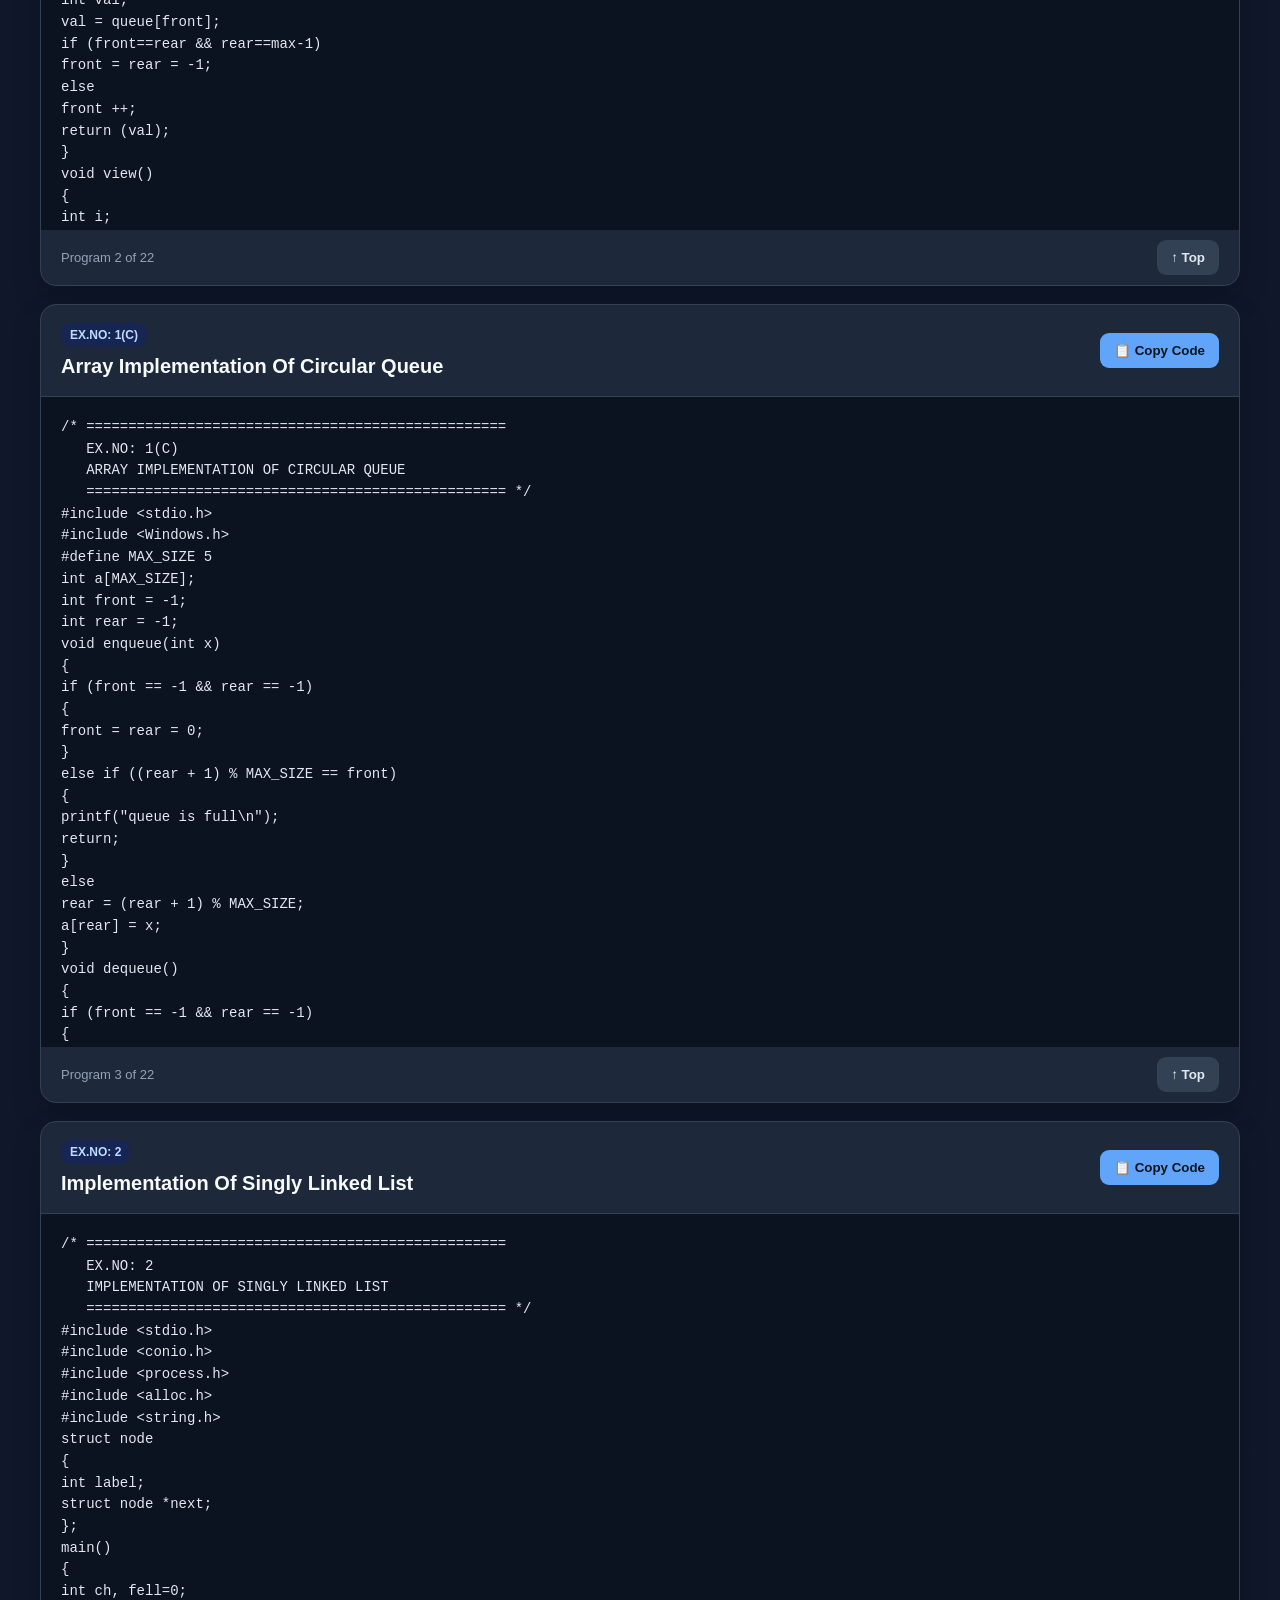
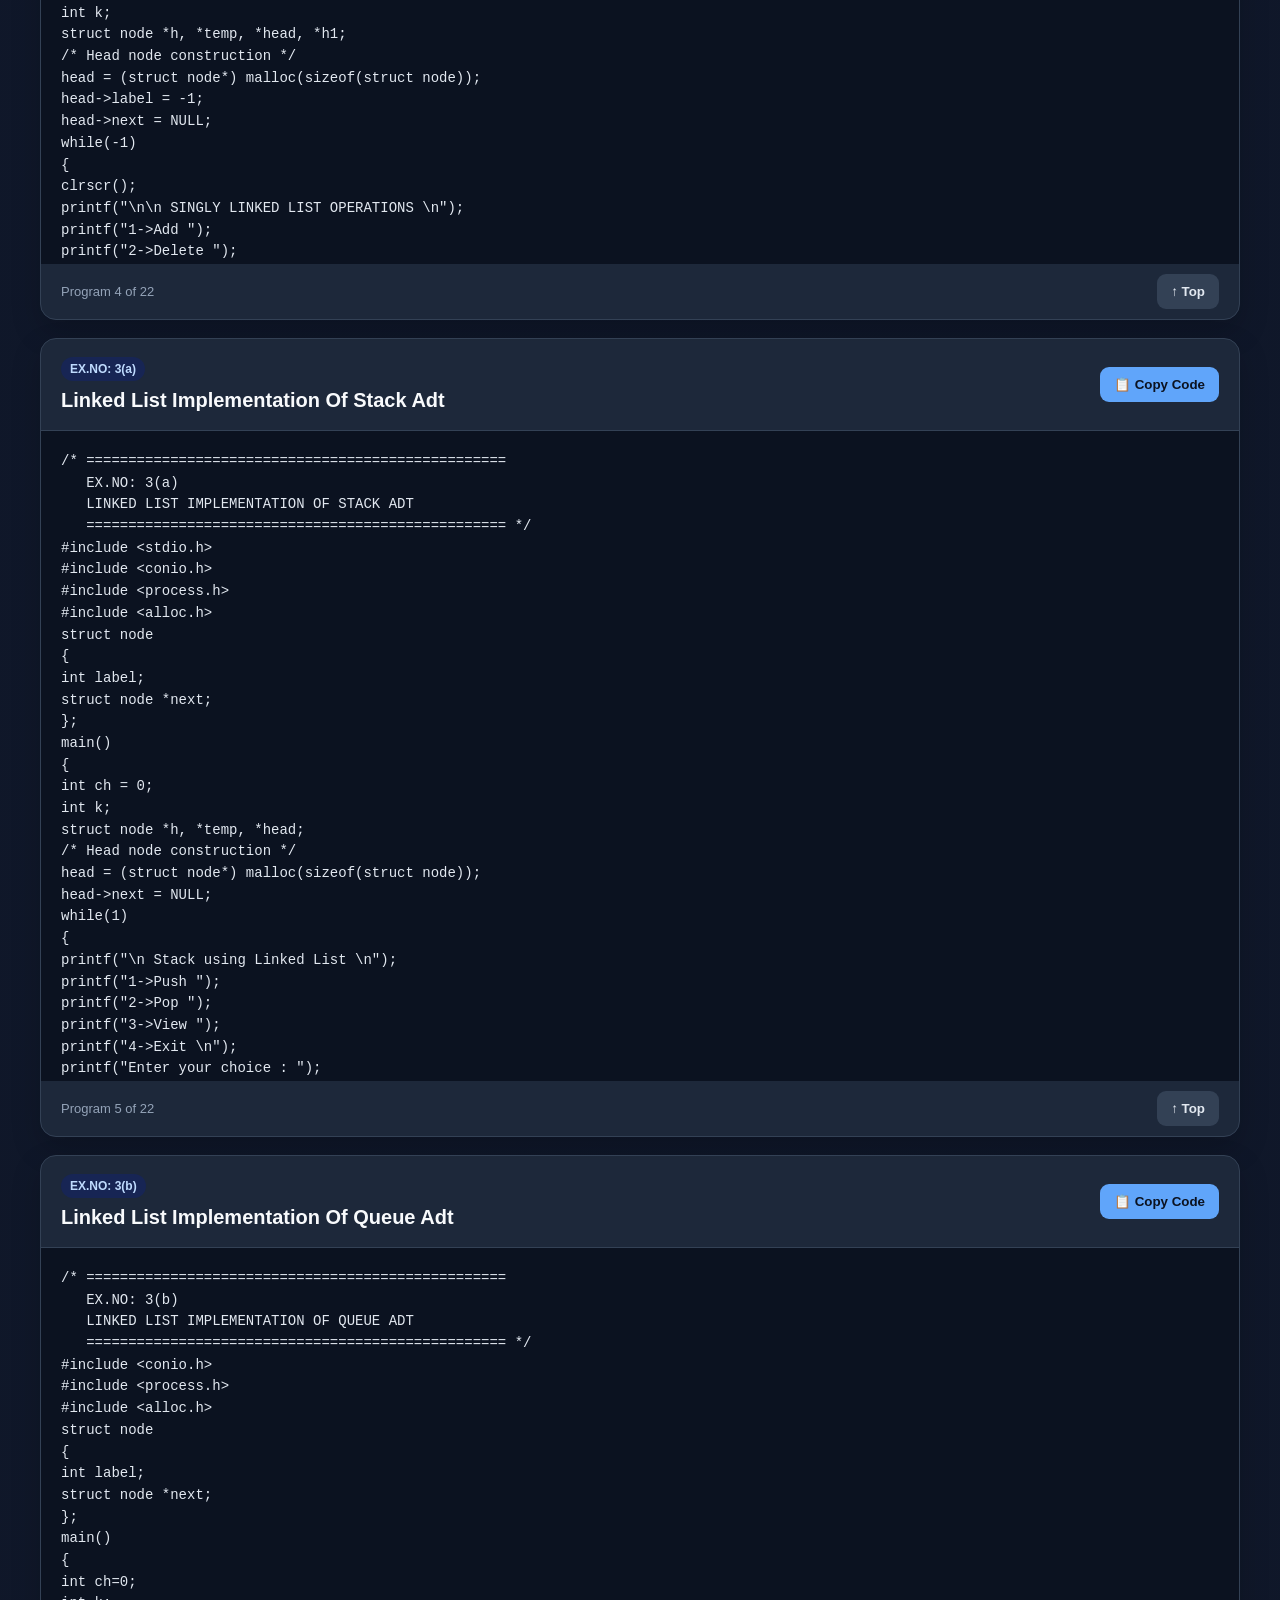
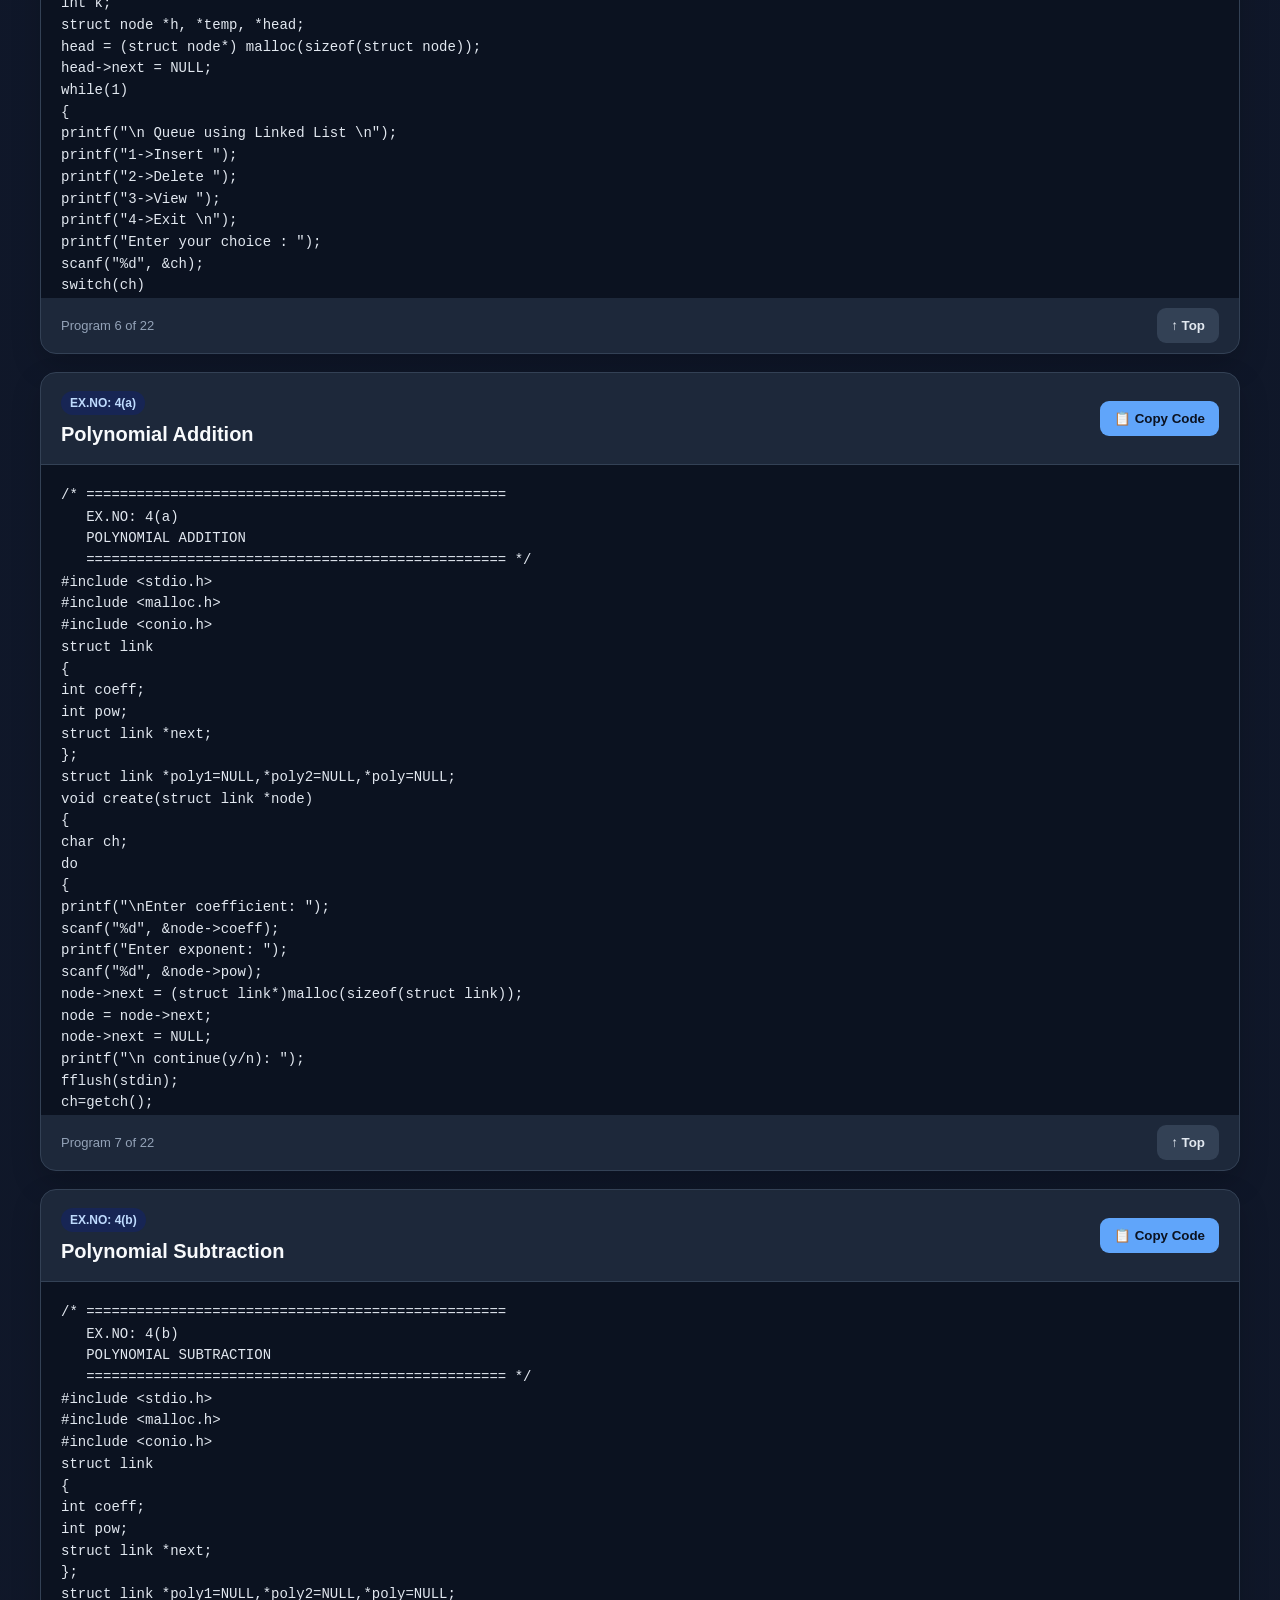
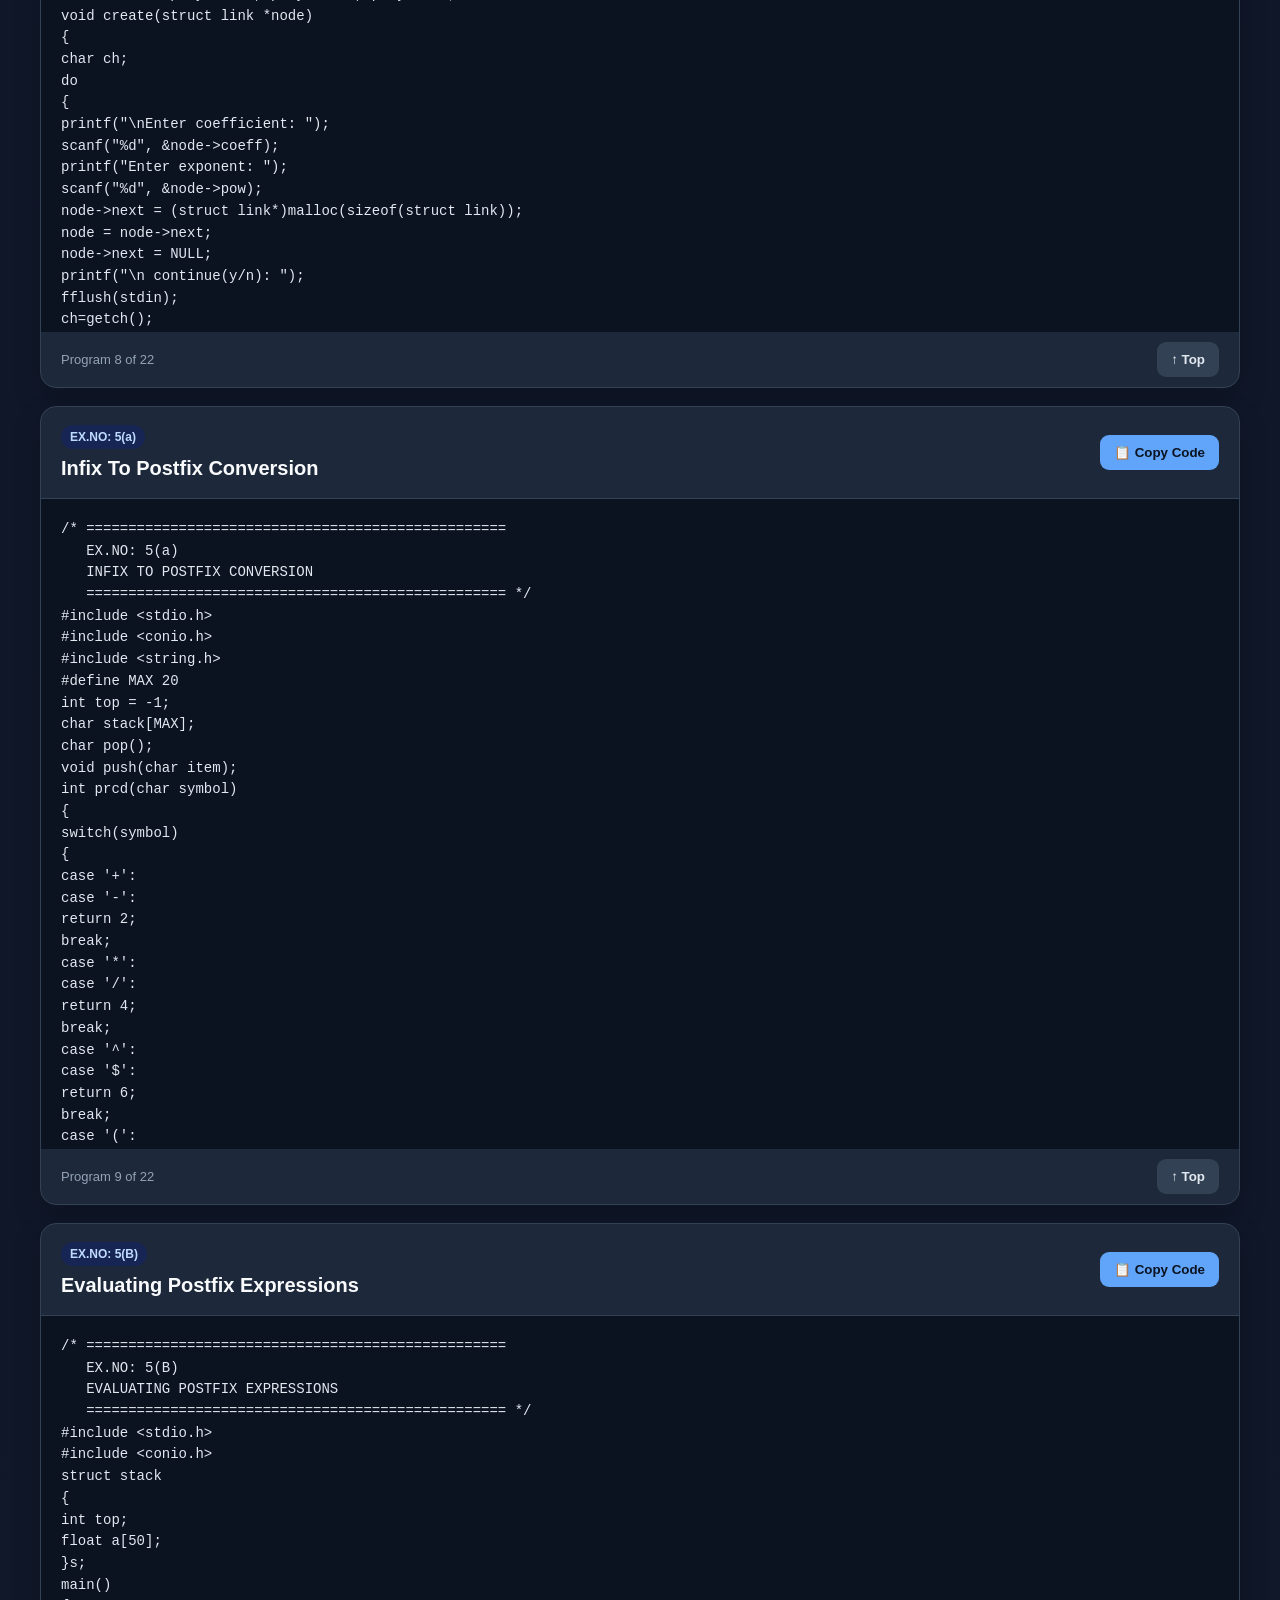
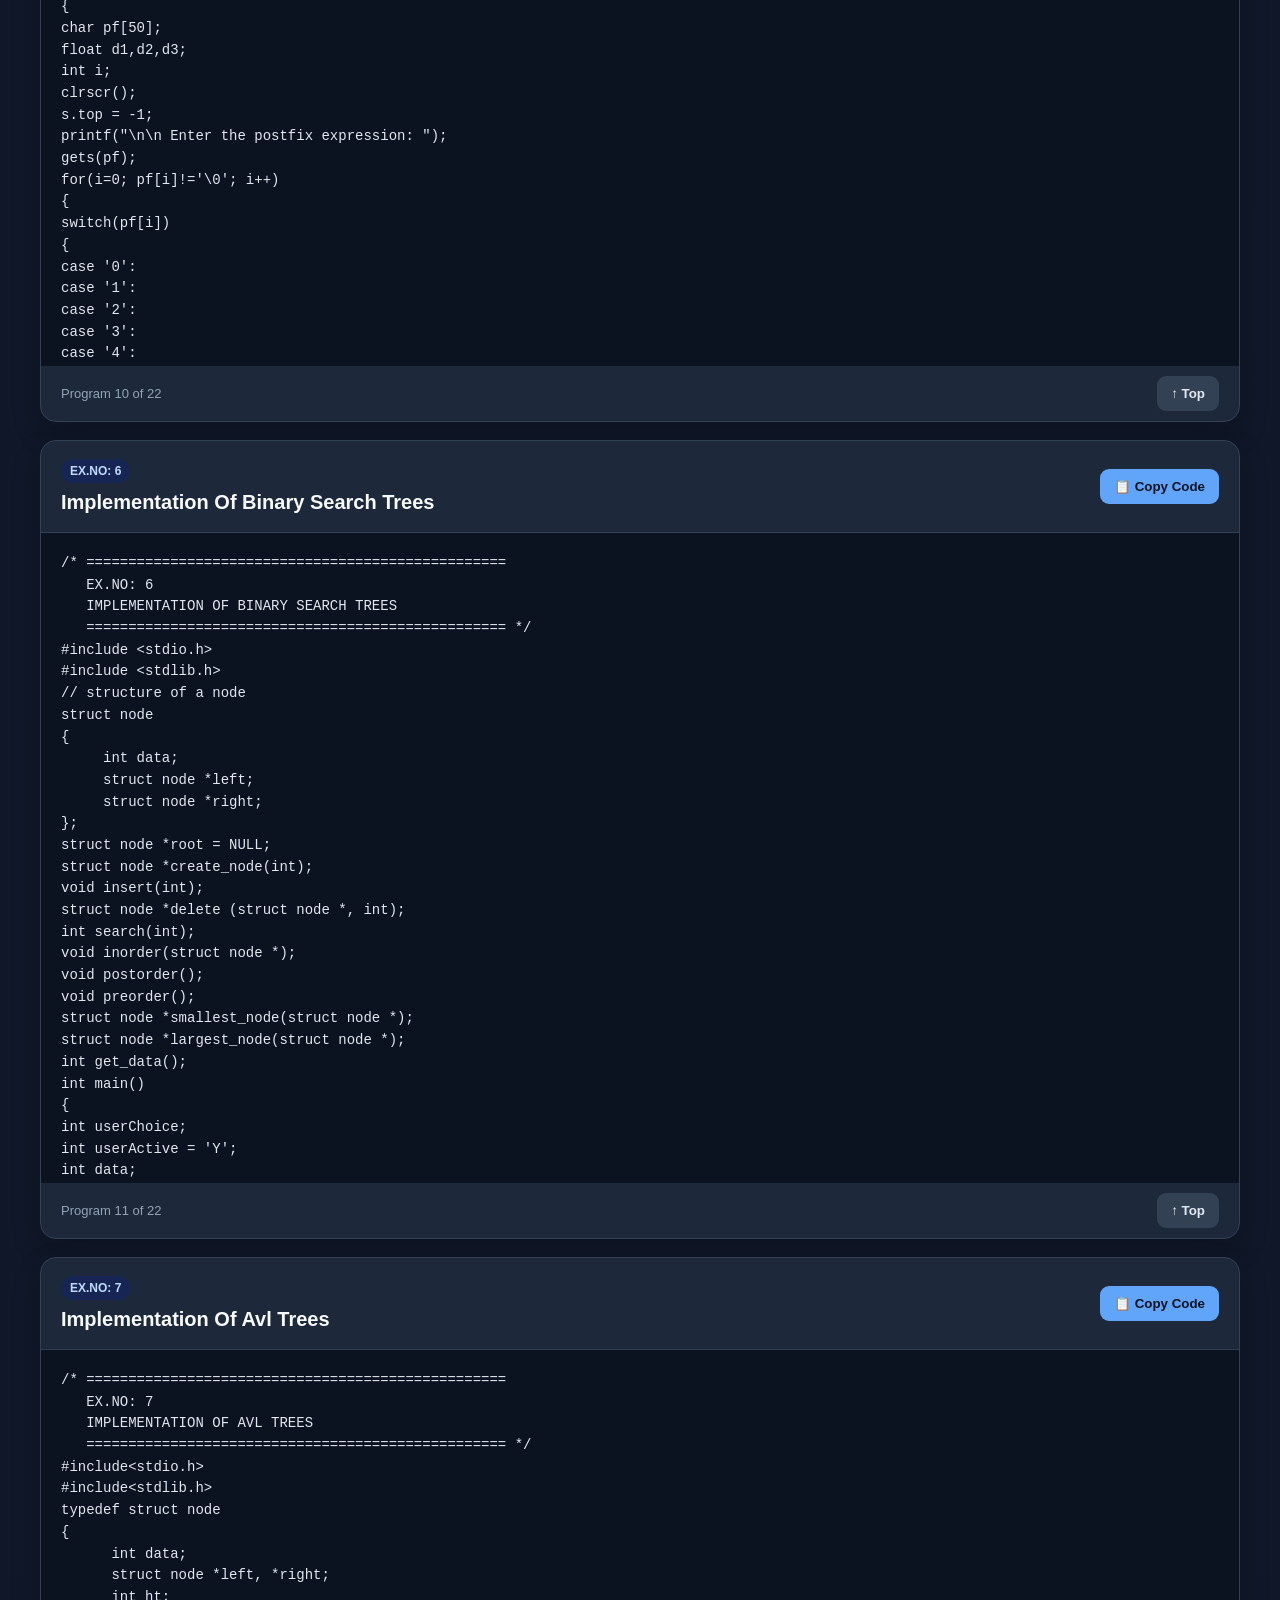
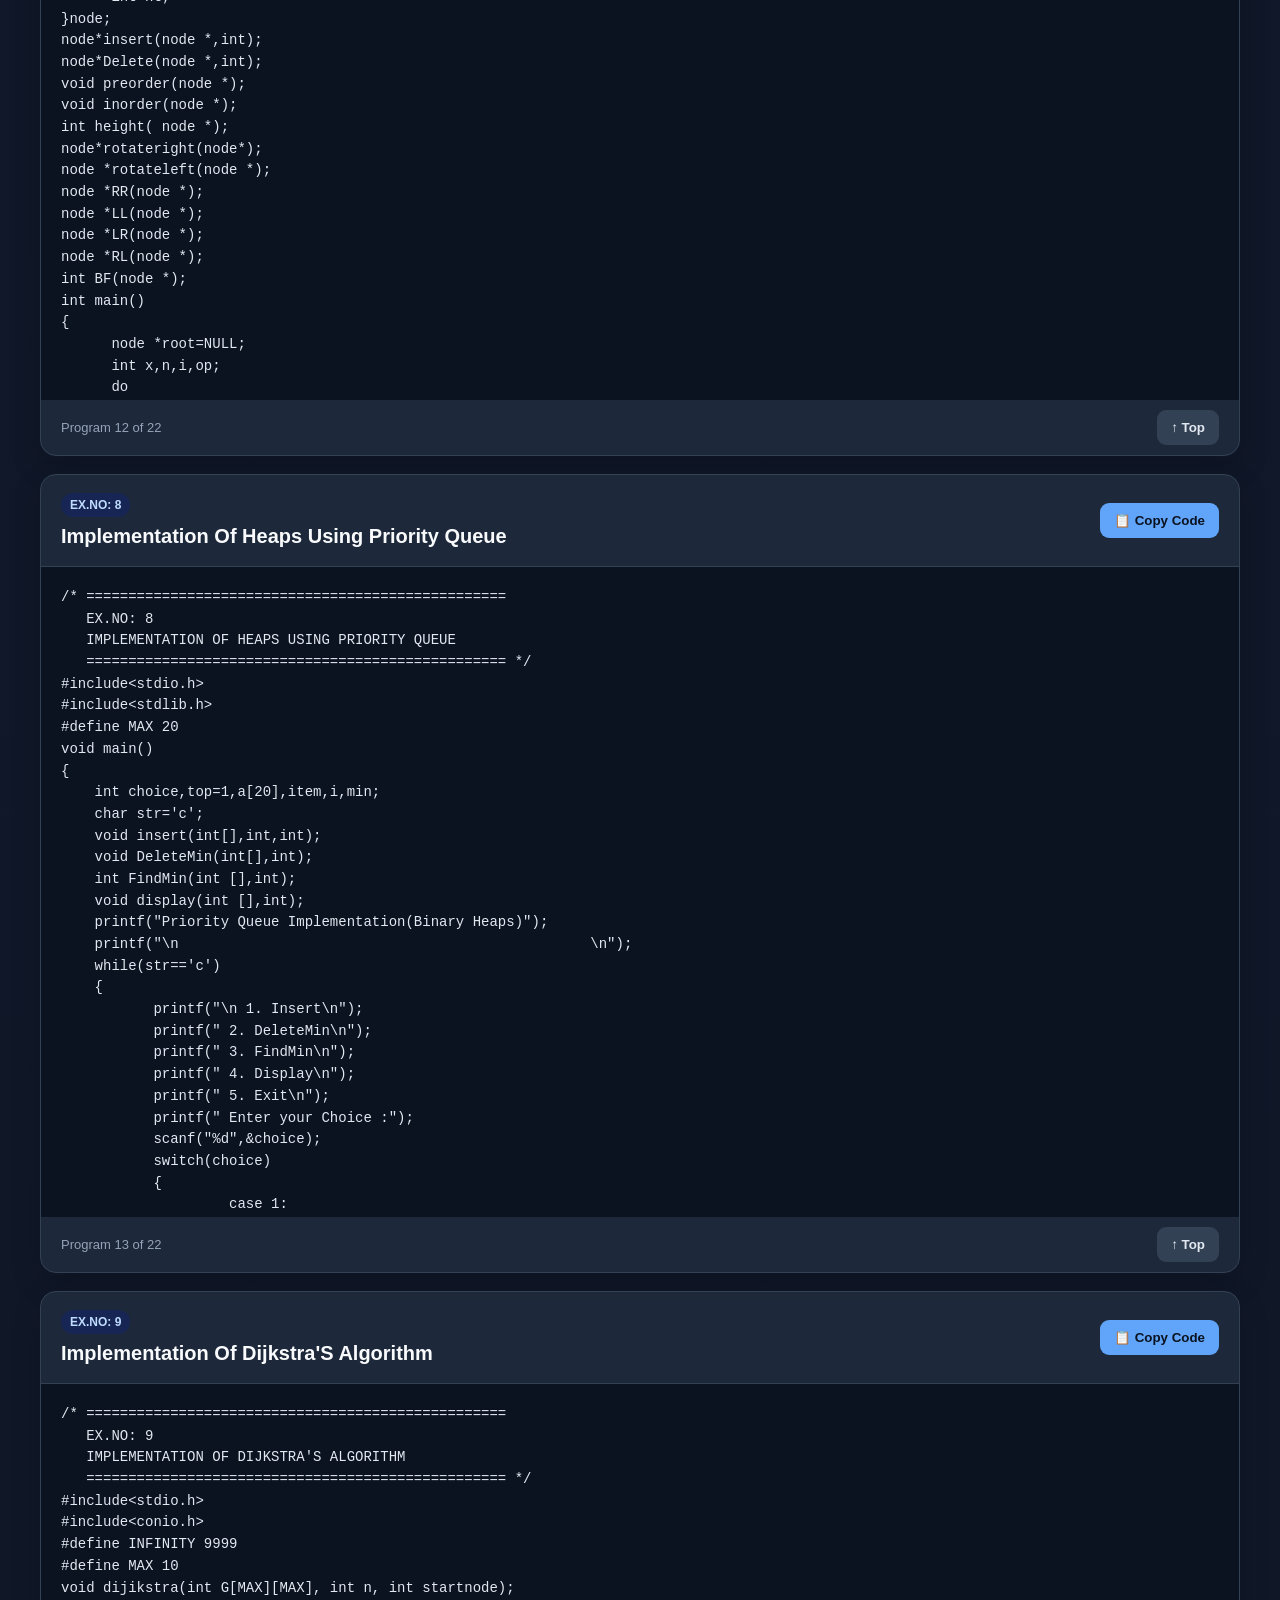
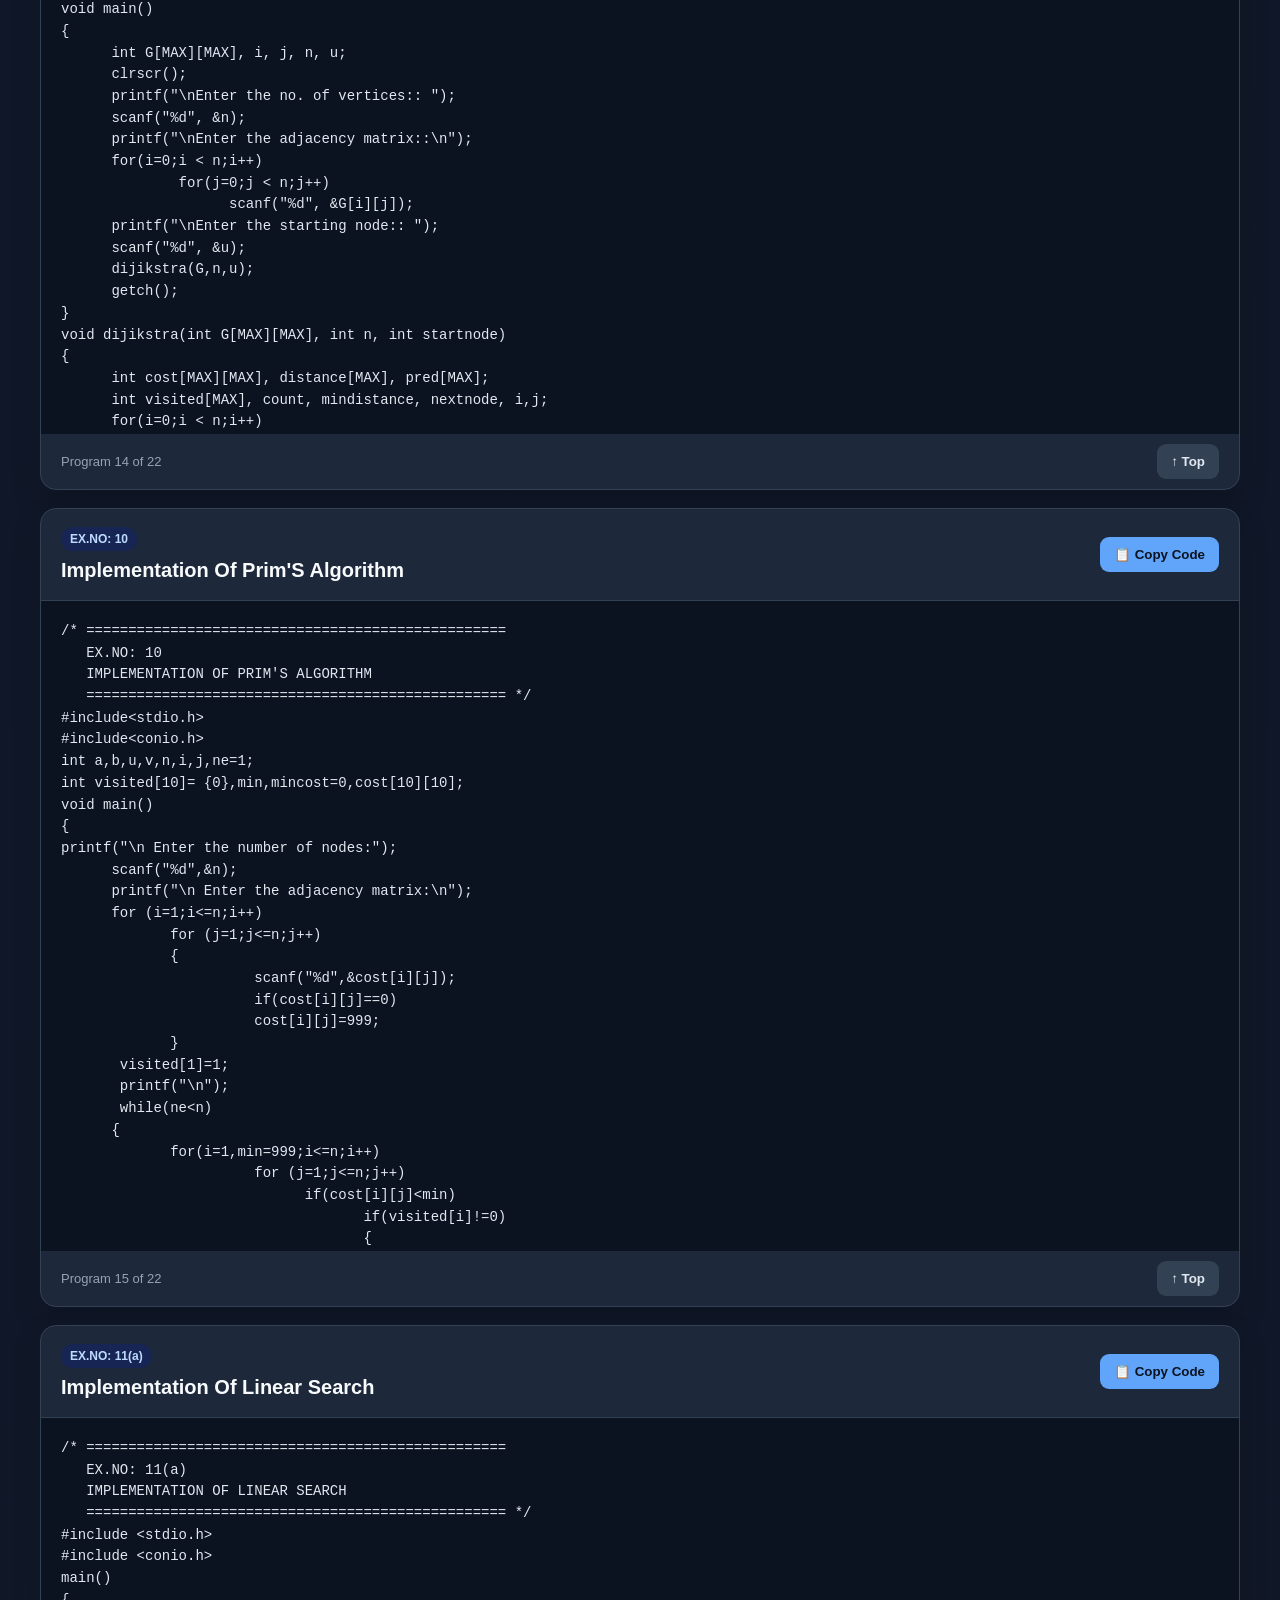
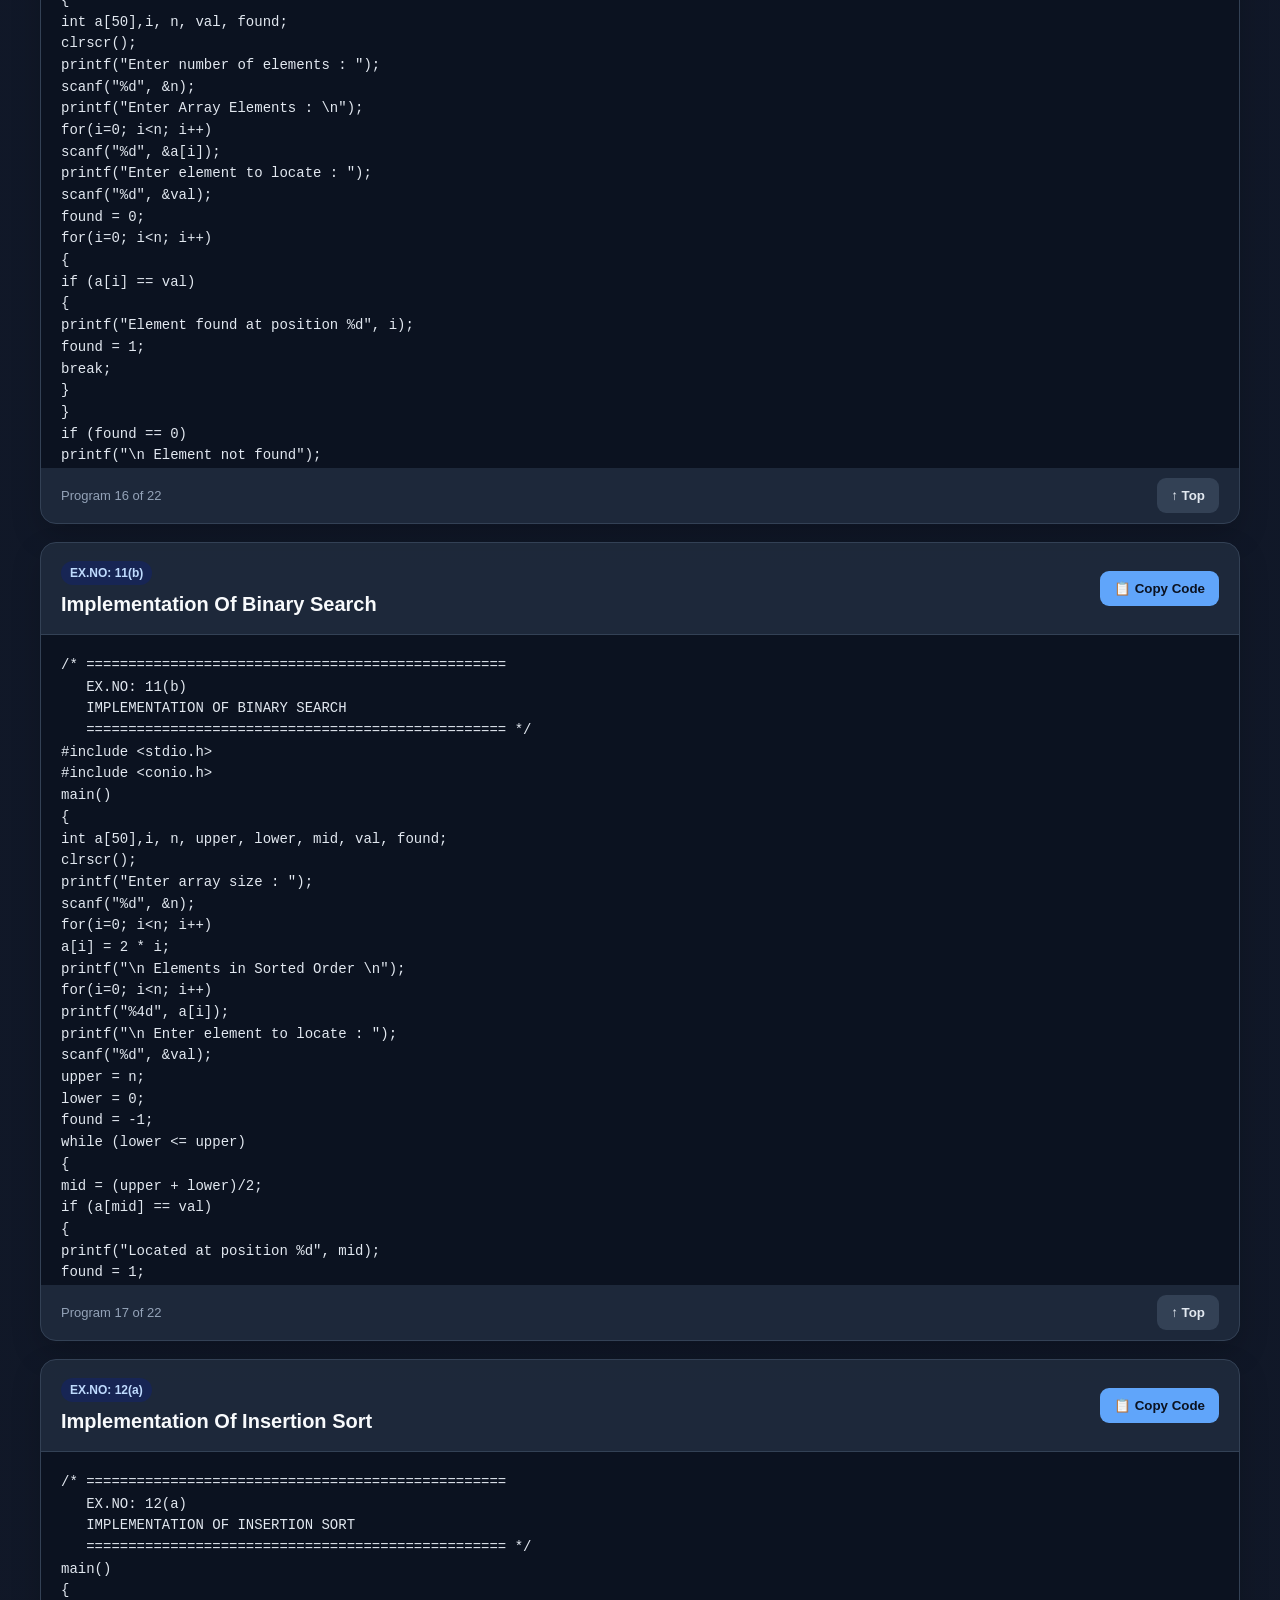
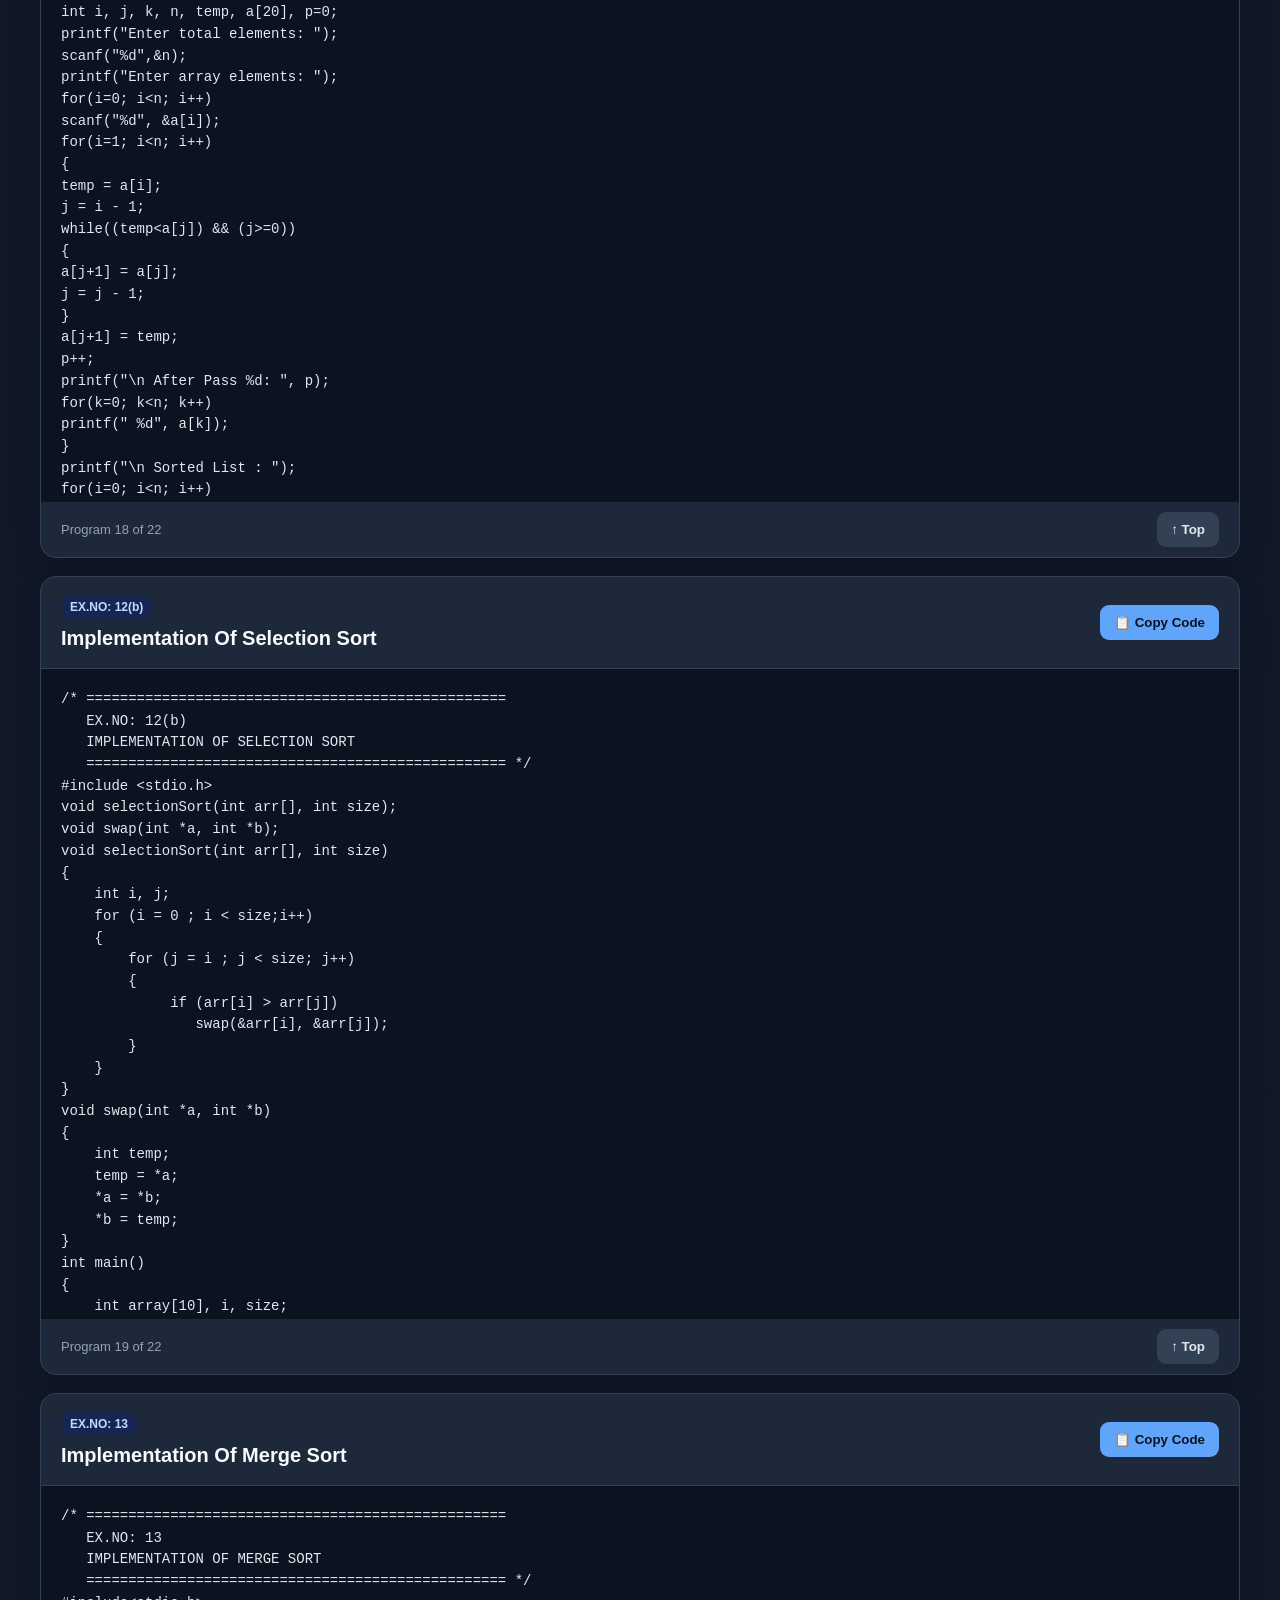
<file: program2.html>
<!DOCTYPE html>
<html lang="en">
<head>
<meta charset="UTF-8">
<meta name="viewport" content="width=device-width, initial-scale=1.0">
<title>Data Structures Programs</title>
<style>
:root {
  --bg:#0f172a; --panel:#1e293b; --text:#f8fafc; --muted:#94a3b8;
  --accent:#60a5fa; --border:#334155; --success:#22c55e;
}
* { box-sizing:border-box; }
html { scroll-behavior:smooth; }
body {
  margin:0; background:linear-gradient(180deg,#0f172a 0%,#111827 100%);
  color:var(--text); font-family:Arial,Helvetica,sans-serif;
}
.header {
  padding:34px 20px 28px; text-align:center; position:sticky; top:0; z-index:10;
  background:rgba(15,23,42,.96); backdrop-filter:blur(10px);
  border-bottom:1px solid var(--border);
}
.header h1 { margin:0 0 8px; font-size:clamp(26px,4vw,40px); }
.header p { margin:0 0 20px; color:var(--muted); }
.search {
  width:min(940px,94vw); padding:15px 18px; border:0; outline:0;
  border-radius:12px; font-size:17px; background:#fff; color:#111827;
}
.container { width:min(1200px,94vw); margin:28px auto 60px; }
.summary {
  display:flex; justify-content:space-between; align-items:center; gap:12px;
  margin-bottom:18px; color:var(--muted); flex-wrap:wrap;
}
.program-card {
  background:rgba(30,41,59,.96); border:1px solid var(--border);
  border-radius:16px; margin:18px 0; overflow:hidden;
  box-shadow:0 12px 30px rgba(0,0,0,.18);
}
.card-head {
  padding:18px 20px; display:flex; justify-content:space-between; align-items:center;
  gap:15px; border-bottom:1px solid var(--border);
}
.badge {
  display:inline-block; padding:5px 9px; border-radius:999px;
  background:#172554; color:#bfdbfe; font-size:12px; font-weight:700;
}
h2 { margin:8px 0 0; font-size:20px; }
.copy-btn,.top-btn {
  border:0; border-radius:9px; padding:10px 14px; cursor:pointer; font-weight:700;
}
.copy-btn { background:var(--accent); color:#0b1220; white-space:nowrap; }
.copy-btn.copied { background:var(--success); color:#052e16; }
.top-btn { background:#334155; color:#e2e8f0; }
pre {
  margin:0; padding:20px; background:#0b1220; color:#e2e8f0;
  overflow:auto; max-height:650px; line-height:1.5;
  font:14px/1.55 Consolas,"Courier New",monospace; tab-size:4;
}
.card-foot {
  padding:10px 20px; display:flex; justify-content:space-between; align-items:center;
  color:var(--muted); font-size:13px;
}
.empty {
  display:none; text-align:center; padding:50px 20px; color:var(--muted);
  background:var(--panel); border-radius:14px;
}
@media(max-width:650px) {
  .card-head { align-items:flex-start; flex-direction:column; }
  .copy-btn { width:100%; }
  pre { font-size:12px; }
}
</style>
</head>
<body>
<header class="header">
  <h1>📚 DATA STRUCTURES PROGRAMS</h1>
  <p>All Data Structures C programs • Search • Copy Code</p>
  <input id="search" class="search" type="search"
         placeholder="Search programs... (e.g. Stack, Queue, AVL, Dijkstra)">
</header>

<main class="container">
  <div class="summary">
    <span id="count">22 programs loaded</span>
    <span>Click <b>Copy Code</b> to copy any program.</span>
  </div>
  <div id="programs">
    
    <article class="program-card" data-search="ex.no: 1(a) array implementation of stack adt /* ==================================================
   ex.no: 1(a)
   array implementation of stack adt
   ================================================== */
#include &lt;stdio.h&gt;
#include &lt;conio.h&gt;
#define max 5
static int stack[max];
int top = -1;
void push(int x)
{
stack[++top] = x;
}
int pop()
{
return (stack[top--]);
}
void view()
{
int i;
if (top &lt; 0)
printf(&quot;\n stack empty \n&quot;);
else
{
printf(&quot;\n top--&gt;&quot;);
for(i=top; i&gt;=0; i--)
{
printf(&quot;%4d&quot;, stack[i]);
}
printf(&quot;\n&quot;);
}
}
main()
{
int ch=0, val;
clrscr();
while(ch != 4)
{
printf(&quot;\n stack operation \n&quot;);
printf(&quot;1.push &quot;);
printf(&quot;2.pop &quot;);
printf(&quot;3.view &quot;);
printf(&quot;4.quit \n&quot;);
printf(&quot;enter choice : &quot;);
scanf(&quot;%d&quot;, &amp;ch);
switch(ch)
{
case 1:
if(top &lt; max-1)
{
printf(&quot;\nenter stack element : &quot;);
scanf(&quot;%d&quot;, &amp;val);
push(val);
}
else
printf(&quot;\n stack overflow \n&quot;);
break;
case 2:
if(top &lt; 0)
printf(&quot;\n stack underflow \n&quot;);
else
{
val = pop();
printf(&quot;\n popped element is %d\n&quot;, val);
}
break;
case 3:
view();
break;
case 4:
exit(0);
default:
printf(&quot;\n invalid choice \n&quot;);
}
}
}">
      <div class="card-head">
        <div>
          <span class="badge">EX.NO: 1(a)</span>
          <h2>Array Implementation Of Stack Adt</h2>
        </div>
        <button class="copy-btn" data-index="1">📋 Copy Code</button>
      </div>
      <pre id="code-1"><code>/* ==================================================
   EX.NO: 1(a)
   ARRAY IMPLEMENTATION OF STACK ADT
   ================================================== */
#include &lt;stdio.h&gt;
#include &lt;conio.h&gt;
#define max 5
static int stack[max];
int top = -1;
void push(int x)
{
stack[++top] = x;
}
int pop()
{
return (stack[top--]);
}
void view()
{
int i;
if (top &lt; 0)
printf(&quot;\n Stack Empty \n&quot;);
else
{
printf(&quot;\n Top--&gt;&quot;);
for(i=top; i&gt;=0; i--)
{
printf(&quot;%4d&quot;, stack[i]);
}
printf(&quot;\n&quot;);
}
}
main()
{
int ch=0, val;
clrscr();
while(ch != 4)
{
printf(&quot;\n STACK OPERATION \n&quot;);
printf(&quot;1.PUSH &quot;);
printf(&quot;2.POP &quot;);
printf(&quot;3.VIEW &quot;);
printf(&quot;4.QUIT \n&quot;);
printf(&quot;Enter Choice : &quot;);
scanf(&quot;%d&quot;, &amp;ch);
switch(ch)
{
case 1:
if(top &lt; max-1)
{
printf(&quot;\nEnter Stack element : &quot;);
scanf(&quot;%d&quot;, &amp;val);
push(val);
}
else
printf(&quot;\n Stack Overflow \n&quot;);
break;
case 2:
if(top &lt; 0)
printf(&quot;\n Stack Underflow \n&quot;);
else
{
val = pop();
printf(&quot;\n Popped element is %d\n&quot;, val);
}
break;
case 3:
view();
break;
case 4:
exit(0);
default:
printf(&quot;\n Invalid Choice \n&quot;);
}
}
}</code></pre>
      <div class="card-foot">
        <span>Program 1 of 22</span>
        <button class="top-btn" onclick="window.scrollTo({top:0,behavior:'smooth'})">↑ Top</button>
      </div>
    </article>
    
    <article class="program-card" data-search="ex.no: 1(b) array implementation of queue adt /* ==================================================
   ex.no: 1(b)
   array implementation of queue adt
   ================================================== */
#include &lt;stdio.h&gt;
#include &lt;conio.h&gt;
#define max 5
static int queue[max];
int front = -1;
int rear = -1;
void insert(int x)
{
queue[++rear] = x;
if (front == -1)
front = 0;
}
int remove()
{
int val;
val = queue[front];
if (front==rear &amp;&amp; rear==max-1)
front = rear = -1;
else
front ++;
return (val);
}
void view()
{
int i;
if (front == -1)
printf(&quot;\n queue empty \n&quot;);
else
{
printf(&quot;\n front--&gt;&quot;);
for(i=front; i&lt;=rear; i++)
printf(&quot;%4d&quot;, queue[i]);
printf(&quot; &lt;--rear\n&quot;);
}
}
main()
{
int ch= 0,val;
clrscr();
while(ch != 4)
{
printf(&quot;\n queue operation \n&quot;);
printf(&quot;1.insert &quot;);
printf(&quot;2.delete &quot;);
printf(&quot;3.view &quot;);
printf(&quot;4.quit\n&quot;);
printf(&quot;enter choice : &quot;);
scanf(&quot;%d&quot;, &amp;ch);
switch(ch)
{
case 1:
if(rear &lt; max-1)
{
printf(&quot;\n enter element to be inserted : &quot;);
scanf(&quot;%d&quot;, &amp;val);
insert(val);
}
else
printf(&quot;\n queue full \n&quot;);
break;
case 2:
if(front == -1)
printf(&quot;\n queue empty \n&quot;);
else
{
val = remove();
printf(&quot;\n element deleted : %d \n&quot;, val);
}
break;
case 3:
view();
break;
case 4:
exit(0);
default:
printf(&quot;\n invalid choice \n&quot;);
}
}
}">
      <div class="card-head">
        <div>
          <span class="badge">EX.NO: 1(b)</span>
          <h2>Array Implementation Of Queue Adt</h2>
        </div>
        <button class="copy-btn" data-index="2">📋 Copy Code</button>
      </div>
      <pre id="code-2"><code>/* ==================================================
   EX.NO: 1(b)
   ARRAY IMPLEMENTATION OF QUEUE ADT
   ================================================== */
#include &lt;stdio.h&gt;
#include &lt;conio.h&gt;
#define max 5
static int queue[max];
int front = -1;
int rear = -1;
void insert(int x)
{
queue[++rear] = x;
if (front == -1)
front = 0;
}
int remove()
{
int val;
val = queue[front];
if (front==rear &amp;&amp; rear==max-1)
front = rear = -1;
else
front ++;
return (val);
}
void view()
{
int i;
if (front == -1)
printf(&quot;\n Queue Empty \n&quot;);
else
{
printf(&quot;\n Front--&gt;&quot;);
for(i=front; i&lt;=rear; i++)
printf(&quot;%4d&quot;, queue[i]);
printf(&quot; &lt;--Rear\n&quot;);
}
}
main()
{
int ch= 0,val;
clrscr();
while(ch != 4)
{
printf(&quot;\n QUEUE OPERATION \n&quot;);
printf(&quot;1.INSERT &quot;);
printf(&quot;2.DELETE &quot;);
printf(&quot;3.VIEW &quot;);
printf(&quot;4.QUIT\n&quot;);
printf(&quot;Enter Choice : &quot;);
scanf(&quot;%d&quot;, &amp;ch);
switch(ch)
{
case 1:
if(rear &lt; max-1)
{
printf(&quot;\n Enter element to be inserted : &quot;);
scanf(&quot;%d&quot;, &amp;val);
insert(val);
}
else
printf(&quot;\n Queue Full \n&quot;);
break;
case 2:
if(front == -1)
printf(&quot;\n Queue Empty \n&quot;);
else
{
val = remove();
printf(&quot;\n Element deleted : %d \n&quot;, val);
}
break;
case 3:
view();
break;
case 4:
exit(0);
default:
printf(&quot;\n Invalid Choice \n&quot;);
}
}
}</code></pre>
      <div class="card-foot">
        <span>Program 2 of 22</span>
        <button class="top-btn" onclick="window.scrollTo({top:0,behavior:'smooth'})">↑ Top</button>
      </div>
    </article>
    
    <article class="program-card" data-search="ex.no: 1(c) array implementation of circular queue /* ==================================================
   ex.no: 1(c)
   array implementation of circular queue
   ================================================== */
#include &lt;stdio.h&gt;
#include &lt;windows.h&gt;
#define max_size 5
int a[max_size];
int front = -1;
int rear = -1;
void enqueue(int x)
{
if (front == -1 &amp;&amp; rear == -1)
{
front = rear = 0;
}
else if ((rear + 1) % max_size == front)
{
printf(&quot;queue is full\n&quot;);
return;
}
else
rear = (rear + 1) % max_size;
a[rear] = x;
}
void dequeue()
{
if (front == -1 &amp;&amp; rear == -1)
{
printf(&quot;queue is empty \n&quot;);
return;
}
else if (front == rear)
{
front = rear = -1;
}
else
front = (front + 1) % max_size;
}
int peek()
{
if (a[front] == -1)
return -1;
return a[front];
}
void print()
{
int count = ((rear + max_size - front) % max_size)+1;
int i;
for (i = 0; i &lt; count; i++)
{
printf(&quot;%d &quot;, a[(front+i)%max_size]);
}
printf(&quot;\n&quot;);
}
int main(void)
{
enqueue(5);
printf(&quot;\nfirst insertion in circular queue\n&quot;);
print();
printf(&quot;\n second insertion in circular queue\n&quot;);
enqueue(7);
print();
printf(&quot;\n third insertion in circular queue\n&quot;);
enqueue(-3);
print();
printf(&quot;\n fourth insertion in circular queue\n&quot;);
enqueue(9);
print();
printf(&quot;\n circular queue after first deletion\n&quot;);
dequeue();
print();
printf(&quot;\n circular queue after 2nd deletion\n&quot;);
dequeue();
print();
printf(&quot;\n insertion in circular queue\n&quot;);
enqueue(14);
system(&quot;pause&quot;);
return 0;
}">
      <div class="card-head">
        <div>
          <span class="badge">EX.NO: 1(C)</span>
          <h2>Array Implementation Of Circular Queue</h2>
        </div>
        <button class="copy-btn" data-index="3">📋 Copy Code</button>
      </div>
      <pre id="code-3"><code>/* ==================================================
   EX.NO: 1(C)
   ARRAY IMPLEMENTATION OF CIRCULAR QUEUE
   ================================================== */
#include &lt;stdio.h&gt;
#include &lt;Windows.h&gt;
#define MAX_SIZE 5
int a[MAX_SIZE];
int front = -1;
int rear = -1;
void enqueue(int x)
{
if (front == -1 &amp;&amp; rear == -1)
{
front = rear = 0;
}
else if ((rear + 1) % MAX_SIZE == front)
{
printf(&quot;queue is full\n&quot;);
return;
}
else
rear = (rear + 1) % MAX_SIZE;
a[rear] = x;
}
void dequeue()
{
if (front == -1 &amp;&amp; rear == -1)
{
printf(&quot;queue is empty \n&quot;);
return;
}
else if (front == rear)
{
front = rear = -1;
}
else
front = (front + 1) % MAX_SIZE;
}
int Peek()
{
if (a[front] == -1)
return -1;
return a[front];
}
void Print()
{
int count = ((rear + MAX_SIZE - front) % MAX_SIZE)+1;
int i;
for (i = 0; i &lt; count; i++)
{
printf(&quot;%d &quot;, a[(front+i)%MAX_SIZE]);
}
printf(&quot;\n&quot;);
}
int main(void)
{
enqueue(5);
printf(&quot;\nFirst insertion in circular Queue\n&quot;);
Print();
printf(&quot;\n Second insertion in circular Queue\n&quot;);
enqueue(7);
Print();
printf(&quot;\n Third insertion in circular Queue\n&quot;);
enqueue(-3);
Print();
printf(&quot;\n Fourth insertion in circular Queue\n&quot;);
enqueue(9);
Print();
printf(&quot;\n Circular Queue after first deletion\n&quot;);
dequeue();
Print();
printf(&quot;\n Circular Queue after 2nd deletion\n&quot;);
dequeue();
Print();
printf(&quot;\n Insertion in circular Queue\n&quot;);
enqueue(14);
system(&quot;pause&quot;);
return 0;
}</code></pre>
      <div class="card-foot">
        <span>Program 3 of 22</span>
        <button class="top-btn" onclick="window.scrollTo({top:0,behavior:'smooth'})">↑ Top</button>
      </div>
    </article>
    
    <article class="program-card" data-search="ex.no: 2 implementation of singly linked list /* ==================================================
   ex.no: 2
   implementation of singly linked list
   ================================================== */
#include &lt;stdio.h&gt;
#include &lt;conio.h&gt;
#include &lt;process.h&gt;
#include &lt;alloc.h&gt;
#include &lt;string.h&gt;
struct node
{
int label;
struct node *next;
};
main()
{
int ch, fell=0;
int k;
struct node *h, *temp, *head, *h1;
/* head node construction */
head = (struct node*) malloc(sizeof(struct node));
head-&gt;label = -1;
head-&gt;next = null;
while(-1)
{
clrscr();
printf(&quot;\n\n singly linked list operations \n&quot;);
printf(&quot;1-&gt;add &quot;);
printf(&quot;2-&gt;delete &quot;);
printf(&quot;3-&gt;view &quot;);
printf(&quot;4-&gt;exit \n&quot;);
printf(&quot;enter your choice : &quot;);
scanf(&quot;%d&quot;, &amp;ch);
switch(ch)
{
/* add a node at any intermediate location */
case 1:
printf(&quot;\n enter label after which to add : &quot;);
scanf(&quot;%d&quot;, &amp;k);
h = head;
fell = 0;
if (h-&gt;label == k)
fell = 1;
while(h-&gt;next != null)
{
if (h-&gt;label == k)
{
fell=1;
break;
}
h = h-&gt;next;
}
if (h-&gt;label == k)
fell = 1;
if (fell != 1)
printf(&quot;node not found\n&quot;);
else
{
temp=(struct node *)(malloc(sizeof(struct node)));
printf(&quot;enter label for new node : &quot;);
scanf(&quot;%d&quot;, &amp;temp-&gt;label);
temp-&gt;next = h-&gt;next;
h-&gt;next = temp;
}
break;
/* delete any intermediate node */
case 2:
printf(&quot;enter label of node to be deleted\n&quot;);
scanf(&quot;%d&quot;, &amp;k);
fell = 0;
h = h1 = head;
while (h-&gt;next != null)
{
h = h-&gt;next;
if (h-&gt;label == k)
{
fell = 1;
break;
}
}
if (fell == 0)
printf(&quot;sorry node not found\n&quot;);
else
{
while (h1-&gt;next != h)
h1 = h1-&gt;next;
h1-&gt;next = h-&gt;next;
free(h);
printf(&quot;node deleted successfully \n&quot;);
}
break;
case 3:
printf(&quot;\n\n head -&gt; &quot;);
h=head;
while (h-&gt;next != null)
{
h = h-&gt;next;
printf(&quot;%d -&gt; &quot;,h-&gt;label);
}
printf(&quot;null&quot;);
break;
case 4:
exit(0);
}
}
}">
      <div class="card-head">
        <div>
          <span class="badge">EX.NO: 2</span>
          <h2>Implementation Of Singly Linked List</h2>
        </div>
        <button class="copy-btn" data-index="4">📋 Copy Code</button>
      </div>
      <pre id="code-4"><code>/* ==================================================
   EX.NO: 2
   IMPLEMENTATION OF SINGLY LINKED LIST
   ================================================== */
#include &lt;stdio.h&gt;
#include &lt;conio.h&gt;
#include &lt;process.h&gt;
#include &lt;alloc.h&gt;
#include &lt;string.h&gt;
struct node
{
int label;
struct node *next;
};
main()
{
int ch, fell=0;
int k;
struct node *h, *temp, *head, *h1;
/* Head node construction */
head = (struct node*) malloc(sizeof(struct node));
head-&gt;label = -1;
head-&gt;next = NULL;
while(-1)
{
clrscr();
printf(&quot;\n\n SINGLY LINKED LIST OPERATIONS \n&quot;);
printf(&quot;1-&gt;Add &quot;);
printf(&quot;2-&gt;Delete &quot;);
printf(&quot;3-&gt;View &quot;);
printf(&quot;4-&gt;Exit \n&quot;);
printf(&quot;Enter your choice : &quot;);
scanf(&quot;%d&quot;, &amp;ch);
switch(ch)
{
/* Add a node at any intermediate location */
case 1:
printf(&quot;\n Enter label after which to add : &quot;);
scanf(&quot;%d&quot;, &amp;k);
h = head;
fell = 0;
if (h-&gt;label == k)
fell = 1;
while(h-&gt;next != NULL)
{
if (h-&gt;label == k)
{
fell=1;
break;
}
h = h-&gt;next;
}
if (h-&gt;label == k)
fell = 1;
if (fell != 1)
printf(&quot;Node not found\n&quot;);
else
{
temp=(struct node *)(malloc(sizeof(struct node)));
printf(&quot;Enter label for new node : &quot;);
scanf(&quot;%d&quot;, &amp;temp-&gt;label);
temp-&gt;next = h-&gt;next;
h-&gt;next = temp;
}
break;
/* Delete any intermediate node */
case 2:
printf(&quot;Enter label of node to be deleted\n&quot;);
scanf(&quot;%d&quot;, &amp;k);
fell = 0;
h = h1 = head;
while (h-&gt;next != NULL)
{
h = h-&gt;next;
if (h-&gt;label == k)
{
fell = 1;
break;
}
}
if (fell == 0)
printf(&quot;Sorry Node not found\n&quot;);
else
{
while (h1-&gt;next != h)
h1 = h1-&gt;next;
h1-&gt;next = h-&gt;next;
free(h);
printf(&quot;Node deleted successfully \n&quot;);
}
break;
case 3:
printf(&quot;\n\n HEAD -&gt; &quot;);
h=head;
while (h-&gt;next != NULL)
{
h = h-&gt;next;
printf(&quot;%d -&gt; &quot;,h-&gt;label);
}
printf(&quot;NULL&quot;);
break;
case 4:
exit(0);
}
}
}</code></pre>
      <div class="card-foot">
        <span>Program 4 of 22</span>
        <button class="top-btn" onclick="window.scrollTo({top:0,behavior:'smooth'})">↑ Top</button>
      </div>
    </article>
    
    <article class="program-card" data-search="ex.no: 3(a) linked list implementation of stack adt /* ==================================================
   ex.no: 3(a)
   linked list implementation of stack adt
   ================================================== */
#include &lt;stdio.h&gt;
#include &lt;conio.h&gt;
#include &lt;process.h&gt;
#include &lt;alloc.h&gt;
struct node
{
int label;
struct node *next;
};
main()
{
int ch = 0;
int k;
struct node *h, *temp, *head;
/* head node construction */
head = (struct node*) malloc(sizeof(struct node));
head-&gt;next = null;
while(1)
{
printf(&quot;\n stack using linked list \n&quot;);
printf(&quot;1-&gt;push &quot;);
printf(&quot;2-&gt;pop &quot;);
printf(&quot;3-&gt;view &quot;);
printf(&quot;4-&gt;exit \n&quot;);
printf(&quot;enter your choice : &quot;);
scanf(&quot;%d&quot;, &amp;ch);
switch(ch)
{
case 1:
/* create a new node */
temp=(struct node *)(malloc(sizeof(struct node)));
printf(&quot;enter label for new node : &quot;);
scanf(&quot;%d&quot;, &amp;temp-&gt;label);
h = head;
temp-&gt;next = h-&gt;next;
h-&gt;next = temp;
break;
case 2:
/* delink the first node */
h = head-&gt;next;
head-&gt;next = h-&gt;next;
printf(&quot;node %s deleted\n&quot;, h-&gt;label);
free(h);
break;
case 3:
printf(&quot;\n head -&gt; &quot;);
h = head;
/* loop till last node */
while(h-&gt;next != null)
{
h = h-&gt;next;
printf(&quot;%d -&gt; &quot;,h-&gt;label);
}
printf(&quot;null \n&quot;);
break;
case 4:
exit(0);
}
}
}">
      <div class="card-head">
        <div>
          <span class="badge">EX.NO: 3(a)</span>
          <h2>Linked List Implementation Of Stack Adt</h2>
        </div>
        <button class="copy-btn" data-index="5">📋 Copy Code</button>
      </div>
      <pre id="code-5"><code>/* ==================================================
   EX.NO: 3(a)
   LINKED LIST IMPLEMENTATION OF STACK ADT
   ================================================== */
#include &lt;stdio.h&gt;
#include &lt;conio.h&gt;
#include &lt;process.h&gt;
#include &lt;alloc.h&gt;
struct node
{
int label;
struct node *next;
};
main()
{
int ch = 0;
int k;
struct node *h, *temp, *head;
/* Head node construction */
head = (struct node*) malloc(sizeof(struct node));
head-&gt;next = NULL;
while(1)
{
printf(&quot;\n Stack using Linked List \n&quot;);
printf(&quot;1-&gt;Push &quot;);
printf(&quot;2-&gt;Pop &quot;);
printf(&quot;3-&gt;View &quot;);
printf(&quot;4-&gt;Exit \n&quot;);
printf(&quot;Enter your choice : &quot;);
scanf(&quot;%d&quot;, &amp;ch);
switch(ch)
{
case 1:
/* Create a new node */
temp=(struct node *)(malloc(sizeof(struct node)));
printf(&quot;Enter label for new node : &quot;);
scanf(&quot;%d&quot;, &amp;temp-&gt;label);
h = head;
temp-&gt;next = h-&gt;next;
h-&gt;next = temp;
break;
case 2:
/* Delink the first node */
h = head-&gt;next;
head-&gt;next = h-&gt;next;
printf(&quot;Node %s deleted\n&quot;, h-&gt;label);
free(h);
break;
case 3:
printf(&quot;\n HEAD -&gt; &quot;);
h = head;
/* Loop till last node */
while(h-&gt;next != NULL)
{
h = h-&gt;next;
printf(&quot;%d -&gt; &quot;,h-&gt;label);
}
printf(&quot;NULL \n&quot;);
break;
case 4:
exit(0);
}
}
}</code></pre>
      <div class="card-foot">
        <span>Program 5 of 22</span>
        <button class="top-btn" onclick="window.scrollTo({top:0,behavior:'smooth'})">↑ Top</button>
      </div>
    </article>
    
    <article class="program-card" data-search="ex.no: 3(b) linked list implementation of queue adt /* ==================================================
   ex.no: 3(b)
   linked list implementation of queue adt
   ================================================== */
#include &lt;conio.h&gt;
#include &lt;process.h&gt;
#include &lt;alloc.h&gt;
struct node
{
int label;
struct node *next;
};
main()
{
int ch=0;
int k;
struct node *h, *temp, *head;
head = (struct node*) malloc(sizeof(struct node));
head-&gt;next = null;
while(1)
{
printf(&quot;\n queue using linked list \n&quot;);
printf(&quot;1-&gt;insert &quot;);
printf(&quot;2-&gt;delete &quot;);
printf(&quot;3-&gt;view &quot;);
printf(&quot;4-&gt;exit \n&quot;);
printf(&quot;enter your choice : &quot;);
scanf(&quot;%d&quot;, &amp;ch);
switch(ch)
{
case 1:
temp=(struct node *)(malloc(sizeof(struct node)));
printf(&quot;enter label for new node : &quot;);
scanf(&quot;%d&quot;, &amp;temp-&gt;label);
h = head;
while (h-&gt;next != null)
h = h-&gt;next;
h-&gt;next = temp;
temp-&gt;next = null;
break;
case 2:
h = head-&gt;next;
head-&gt;next = h-&gt;next;
printf(&quot;node deleted \n&quot;);
free(h);
break;
case 3:
printf(&quot;\n\nhead -&gt; &quot;);
h=head;
while (h-&gt;next!=null)
{
h = h-&gt;next;
printf(&quot;%d -&gt; &quot;,h-&gt;label);
}
printf(&quot;null \n&quot;);
break;
case 4:
exit(0);
}
}
}">
      <div class="card-head">
        <div>
          <span class="badge">EX.NO: 3(b)</span>
          <h2>Linked List Implementation Of Queue Adt</h2>
        </div>
        <button class="copy-btn" data-index="6">📋 Copy Code</button>
      </div>
      <pre id="code-6"><code>/* ==================================================
   EX.NO: 3(b)
   LINKED LIST IMPLEMENTATION OF QUEUE ADT
   ================================================== */
#include &lt;conio.h&gt;
#include &lt;process.h&gt;
#include &lt;alloc.h&gt;
struct node
{
int label;
struct node *next;
};
main()
{
int ch=0;
int k;
struct node *h, *temp, *head;
head = (struct node*) malloc(sizeof(struct node));
head-&gt;next = NULL;
while(1)
{
printf(&quot;\n Queue using Linked List \n&quot;);
printf(&quot;1-&gt;Insert &quot;);
printf(&quot;2-&gt;Delete &quot;);
printf(&quot;3-&gt;View &quot;);
printf(&quot;4-&gt;Exit \n&quot;);
printf(&quot;Enter your choice : &quot;);
scanf(&quot;%d&quot;, &amp;ch);
switch(ch)
{
case 1:
temp=(struct node *)(malloc(sizeof(struct node)));
printf(&quot;Enter label for new node : &quot;);
scanf(&quot;%d&quot;, &amp;temp-&gt;label);
h = head;
while (h-&gt;next != NULL)
h = h-&gt;next;
h-&gt;next = temp;
temp-&gt;next = NULL;
break;
case 2:
h = head-&gt;next;
head-&gt;next = h-&gt;next;
printf(&quot;Node deleted \n&quot;);
free(h);
break;
case 3:
printf(&quot;\n\nHEAD -&gt; &quot;);
h=head;
while (h-&gt;next!=NULL)
{
h = h-&gt;next;
printf(&quot;%d -&gt; &quot;,h-&gt;label);
}
printf(&quot;NULL \n&quot;);
break;
case 4:
exit(0);
}
}
}</code></pre>
      <div class="card-foot">
        <span>Program 6 of 22</span>
        <button class="top-btn" onclick="window.scrollTo({top:0,behavior:'smooth'})">↑ Top</button>
      </div>
    </article>
    
    <article class="program-card" data-search="ex.no: 4(a) polynomial addition /* ==================================================
   ex.no: 4(a)
   polynomial addition
   ================================================== */
#include &lt;stdio.h&gt;
#include &lt;malloc.h&gt;
#include &lt;conio.h&gt;
struct link
{
int coeff;
int pow;
struct link *next;
};
struct link *poly1=null,*poly2=null,*poly=null;
void create(struct link *node)
{
char ch;
do
{
printf(&quot;\nenter coefficient: &quot;);
scanf(&quot;%d&quot;, &amp;node-&gt;coeff);
printf(&quot;enter exponent: &quot;);
scanf(&quot;%d&quot;, &amp;node-&gt;pow);
node-&gt;next = (struct link*)malloc(sizeof(struct link));
node = node-&gt;next;
node-&gt;next = null;
printf(&quot;\n continue(y/n): &quot;);
fflush(stdin);
ch=getch();
} while(ch==&#x27;y&#x27; || ch==&#x27;y&#x27;);
}
void show(struct link *node)
{
while(node-&gt;next!=null)
{
printf(&quot;%dx^%d&quot;, node-&gt;coeff, node-&gt;pow);
node=node-&gt;next;
if(node-&gt;next!=null)
printf(&quot; + &quot;);
}
}
void polyadd(struct link *poly1, struct link *poly2, struct link *poly)
{
while(poly1-&gt;next &amp;&amp; poly2-&gt;next)
{
if(poly1-&gt;pow &gt; poly2-&gt;pow)
{
poly-&gt;pow = poly1-&gt;pow;
poly-&gt;coeff = poly1-&gt;coeff;
poly1 = poly1-&gt;next;
}
else if(poly1-&gt;pow &lt; poly2-&gt;pow)
{
poly-&gt;pow = poly2-&gt;pow;
poly-&gt;coeff = poly2-&gt;coeff;
poly2 = poly2-&gt;next;
}
else
{
poly-&gt;pow = poly1-&gt;pow;
poly-&gt;coeff = poly1-&gt;coeff + poly2-&gt;coeff;
poly1 = poly1-&gt;next;
poly2 = poly2-&gt;next;
}
poly-&gt;next=(struct link *)malloc(sizeof(struct link));
poly=poly-&gt;next;
poly-&gt;next=null;
}
while(poly1-&gt;next || poly2-&gt;next)
{
if(poly1-&gt;next)
{
poly-&gt;pow = poly1-&gt;pow;
poly-&gt;coeff = poly1-&gt;coeff;
poly1 = poly1-&gt;next;
}
if(poly2-&gt;next)
{
poly-&gt;pow = poly2-&gt;pow;
poly-&gt;coeff = poly2-&gt;coeff;
poly2 = poly2-&gt;next;
}
poly-&gt;next = (struct link *)malloc(sizeof(struct link));
poly = poly-&gt;next;
poly-&gt;next = null;
}
}
main()
{
poly1 = (struct link *)malloc(sizeof(struct link));
poly2 = (struct link *)malloc(sizeof(struct link));
poly = (struct link *)malloc(sizeof(struct link));
printf(&quot;enter 1st polynomial:&quot;);
create(poly1);
printf(&quot;\nenter 2nd polynomial:&quot;);
create(poly2);
printf(&quot;\npoly1: &quot;);
show(poly1);
printf(&quot;\npoly2: &quot;);
show(poly2);
polyadd(poly1, poly2, poly);
printf(&quot;\nadded polynomial: &quot;);
show(poly);
}">
      <div class="card-head">
        <div>
          <span class="badge">EX.NO: 4(a)</span>
          <h2>Polynomial Addition</h2>
        </div>
        <button class="copy-btn" data-index="7">📋 Copy Code</button>
      </div>
      <pre id="code-7"><code>/* ==================================================
   EX.NO: 4(a)
   POLYNOMIAL ADDITION
   ================================================== */
#include &lt;stdio.h&gt;
#include &lt;malloc.h&gt;
#include &lt;conio.h&gt;
struct link
{
int coeff;
int pow;
struct link *next;
};
struct link *poly1=NULL,*poly2=NULL,*poly=NULL;
void create(struct link *node)
{
char ch;
do
{
printf(&quot;\nEnter coefficient: &quot;);
scanf(&quot;%d&quot;, &amp;node-&gt;coeff);
printf(&quot;Enter exponent: &quot;);
scanf(&quot;%d&quot;, &amp;node-&gt;pow);
node-&gt;next = (struct link*)malloc(sizeof(struct link));
node = node-&gt;next;
node-&gt;next = NULL;
printf(&quot;\n continue(y/n): &quot;);
fflush(stdin);
ch=getch();
} while(ch==&#x27;y&#x27; || ch==&#x27;Y&#x27;);
}
void show(struct link *node)
{
while(node-&gt;next!=NULL)
{
printf(&quot;%dx^%d&quot;, node-&gt;coeff, node-&gt;pow);
node=node-&gt;next;
if(node-&gt;next!=NULL)
printf(&quot; + &quot;);
}
}
void polyadd(struct link *poly1, struct link *poly2, struct link *poly)
{
while(poly1-&gt;next &amp;&amp; poly2-&gt;next)
{
if(poly1-&gt;pow &gt; poly2-&gt;pow)
{
poly-&gt;pow = poly1-&gt;pow;
poly-&gt;coeff = poly1-&gt;coeff;
poly1 = poly1-&gt;next;
}
else if(poly1-&gt;pow &lt; poly2-&gt;pow)
{
poly-&gt;pow = poly2-&gt;pow;
poly-&gt;coeff = poly2-&gt;coeff;
poly2 = poly2-&gt;next;
}
else
{
poly-&gt;pow = poly1-&gt;pow;
poly-&gt;coeff = poly1-&gt;coeff + poly2-&gt;coeff;
poly1 = poly1-&gt;next;
poly2 = poly2-&gt;next;
}
poly-&gt;next=(struct link *)malloc(sizeof(struct link));
poly=poly-&gt;next;
poly-&gt;next=NULL;
}
while(poly1-&gt;next || poly2-&gt;next)
{
if(poly1-&gt;next)
{
poly-&gt;pow = poly1-&gt;pow;
poly-&gt;coeff = poly1-&gt;coeff;
poly1 = poly1-&gt;next;
}
if(poly2-&gt;next)
{
poly-&gt;pow = poly2-&gt;pow;
poly-&gt;coeff = poly2-&gt;coeff;
poly2 = poly2-&gt;next;
}
poly-&gt;next = (struct link *)malloc(sizeof(struct link));
poly = poly-&gt;next;
poly-&gt;next = NULL;
}
}
main()
{
poly1 = (struct link *)malloc(sizeof(struct link));
poly2 = (struct link *)malloc(sizeof(struct link));
poly = (struct link *)malloc(sizeof(struct link));
printf(&quot;Enter 1st Polynomial:&quot;);
create(poly1);
printf(&quot;\nEnter 2nd Polynomial:&quot;);
create(poly2);
printf(&quot;\nPoly1: &quot;);
show(poly1);
printf(&quot;\nPoly2: &quot;);
show(poly2);
polyadd(poly1, poly2, poly);
printf(&quot;\nAdded Polynomial: &quot;);
show(poly);
}</code></pre>
      <div class="card-foot">
        <span>Program 7 of 22</span>
        <button class="top-btn" onclick="window.scrollTo({top:0,behavior:'smooth'})">↑ Top</button>
      </div>
    </article>
    
    <article class="program-card" data-search="ex.no: 4(b) polynomial subtraction /* ==================================================
   ex.no: 4(b)
   polynomial subtraction
   ================================================== */
#include &lt;stdio.h&gt;
#include &lt;malloc.h&gt;
#include &lt;conio.h&gt;
struct link
{
int coeff;
int pow;
struct link *next;
};
struct link *poly1=null,*poly2=null,*poly=null;
void create(struct link *node)
{
char ch;
do
{
printf(&quot;\nenter coefficient: &quot;);
scanf(&quot;%d&quot;, &amp;node-&gt;coeff);
printf(&quot;enter exponent: &quot;);
scanf(&quot;%d&quot;, &amp;node-&gt;pow);
node-&gt;next = (struct link*)malloc(sizeof(struct link));
node = node-&gt;next;
node-&gt;next = null;
printf(&quot;\n continue(y/n): &quot;);
fflush(stdin);
ch=getch();
} while(ch==&#x27;y&#x27; || ch==&#x27;y&#x27;);
}
void show(struct link *node)
{
while(node-&gt;next!=null)
{
printf(&quot;%dx^%d&quot;, node-&gt;coeff, node-&gt;pow);
node=node-&gt;next;
if(node-&gt;next!=null)
printf(&quot; + &quot;);
}
}
void polysub(struct link *poly1, struct link *poly2, struct link *poly)
{
while(poly1-&gt;next &amp;&amp; poly2-&gt;next)
{
if(poly1-&gt;pow &gt; poly2-&gt;pow)
{
poly-&gt;pow = poly1-&gt;pow;
poly-&gt;coeff = poly1-&gt;coeff;
poly1 = poly1-&gt;next;
}
else if(poly1-&gt;pow &lt; poly2-&gt;pow)
{
poly-&gt;pow = poly2-&gt;pow;
poly-&gt;coeff = poly2-&gt;coeff;
poly2 = poly2-&gt;next;
}
else
{
poly-&gt;pow = poly1-&gt;pow;
poly-&gt;coeff = poly1-&gt;coeff - poly2-&gt;coeff;
poly1 = poly1-&gt;next;
poly2 = poly2-&gt;next;
}
poly-&gt;next=(struct link *)malloc(sizeof(struct link));
poly=poly-&gt;next;
poly-&gt;next=null;
}
while(poly1-&gt;next || poly2-&gt;next)
{
if(poly1-&gt;next)
{
poly-&gt;pow = poly1-&gt;pow;
poly-&gt;coeff = poly1-&gt;coeff;
poly1 = poly1-&gt;next;
}
if(poly2-&gt;next)
{
poly-&gt;pow = poly2-&gt;pow;
poly-&gt;coeff = poly2-&gt;coeff;
poly2 = poly2-&gt;next;
}
poly-&gt;next = (struct link *)malloc(sizeof(struct link));
poly = poly-&gt;next;
poly-&gt;next = null;
}
}
main()
{
poly1 = (struct link *)malloc(sizeof(struct link));
poly2 = (struct link *)malloc(sizeof(struct link));
poly = (struct link *)malloc(sizeof(struct link));
printf(&quot;enter 1st polynomial:&quot;);
create(poly1);
printf(&quot;\nenter 2nd polynomial:&quot;);
create(poly2);
printf(&quot;\npoly1: &quot;);
show(poly1);
printf(&quot;\npoly2: &quot;);
show(poly2);
polysub(poly1, poly2, poly);
printf(&quot;\nsubtracted polynomial: &quot;);
show(poly);
}">
      <div class="card-head">
        <div>
          <span class="badge">EX.NO: 4(b)</span>
          <h2>Polynomial Subtraction</h2>
        </div>
        <button class="copy-btn" data-index="8">📋 Copy Code</button>
      </div>
      <pre id="code-8"><code>/* ==================================================
   EX.NO: 4(b)
   POLYNOMIAL SUBTRACTION
   ================================================== */
#include &lt;stdio.h&gt;
#include &lt;malloc.h&gt;
#include &lt;conio.h&gt;
struct link
{
int coeff;
int pow;
struct link *next;
};
struct link *poly1=NULL,*poly2=NULL,*poly=NULL;
void create(struct link *node)
{
char ch;
do
{
printf(&quot;\nEnter coefficient: &quot;);
scanf(&quot;%d&quot;, &amp;node-&gt;coeff);
printf(&quot;Enter exponent: &quot;);
scanf(&quot;%d&quot;, &amp;node-&gt;pow);
node-&gt;next = (struct link*)malloc(sizeof(struct link));
node = node-&gt;next;
node-&gt;next = NULL;
printf(&quot;\n continue(y/n): &quot;);
fflush(stdin);
ch=getch();
} while(ch==&#x27;y&#x27; || ch==&#x27;Y&#x27;);
}
void show(struct link *node)
{
while(node-&gt;next!=NULL)
{
printf(&quot;%dx^%d&quot;, node-&gt;coeff, node-&gt;pow);
node=node-&gt;next;
if(node-&gt;next!=NULL)
printf(&quot; + &quot;);
}
}
void polysub(struct link *poly1, struct link *poly2, struct link *poly)
{
while(poly1-&gt;next &amp;&amp; poly2-&gt;next)
{
if(poly1-&gt;pow &gt; poly2-&gt;pow)
{
poly-&gt;pow = poly1-&gt;pow;
poly-&gt;coeff = poly1-&gt;coeff;
poly1 = poly1-&gt;next;
}
else if(poly1-&gt;pow &lt; poly2-&gt;pow)
{
poly-&gt;pow = poly2-&gt;pow;
poly-&gt;coeff = poly2-&gt;coeff;
poly2 = poly2-&gt;next;
}
else
{
poly-&gt;pow = poly1-&gt;pow;
poly-&gt;coeff = poly1-&gt;coeff - poly2-&gt;coeff;
poly1 = poly1-&gt;next;
poly2 = poly2-&gt;next;
}
poly-&gt;next=(struct link *)malloc(sizeof(struct link));
poly=poly-&gt;next;
poly-&gt;next=NULL;
}
while(poly1-&gt;next || poly2-&gt;next)
{
if(poly1-&gt;next)
{
poly-&gt;pow = poly1-&gt;pow;
poly-&gt;coeff = poly1-&gt;coeff;
poly1 = poly1-&gt;next;
}
if(poly2-&gt;next)
{
poly-&gt;pow = poly2-&gt;pow;
poly-&gt;coeff = poly2-&gt;coeff;
poly2 = poly2-&gt;next;
}
poly-&gt;next = (struct link *)malloc(sizeof(struct link));
poly = poly-&gt;next;
poly-&gt;next = NULL;
}
}
main()
{
poly1 = (struct link *)malloc(sizeof(struct link));
poly2 = (struct link *)malloc(sizeof(struct link));
poly = (struct link *)malloc(sizeof(struct link));
printf(&quot;Enter 1st Polynomial:&quot;);
create(poly1);
printf(&quot;\nEnter 2nd Polynomial:&quot;);
create(poly2);
printf(&quot;\nPoly1: &quot;);
show(poly1);
printf(&quot;\nPoly2: &quot;);
show(poly2);
polysub(poly1, poly2, poly);
printf(&quot;\nSubtracted Polynomial: &quot;);
show(poly);
}</code></pre>
      <div class="card-foot">
        <span>Program 8 of 22</span>
        <button class="top-btn" onclick="window.scrollTo({top:0,behavior:'smooth'})">↑ Top</button>
      </div>
    </article>
    
    <article class="program-card" data-search="ex.no: 5(a) infix to postfix conversion /* ==================================================
   ex.no: 5(a)
   infix to postfix conversion
   ================================================== */
#include &lt;stdio.h&gt;
#include &lt;conio.h&gt;
#include &lt;string.h&gt;
#define max 20
int top = -1;
char stack[max];
char pop();
void push(char item);
int prcd(char symbol)
{
switch(symbol)
{
case &#x27;+&#x27;:
case &#x27;-&#x27;:
return 2;
break;
case &#x27;*&#x27;:
case &#x27;/&#x27;:
return 4;
break;
case &#x27;^&#x27;:
case &#x27;$&#x27;:
return 6;
break;
case &#x27;(&#x27;:
case &#x27;)&#x27;:
case &#x27;#&#x27;:
return 1;
break;
}
}
int isoperator(char symbol)
{
switch(symbol)
{
case &#x27;+&#x27;:
case &#x27;-&#x27;:
case &#x27;*&#x27;:
case &#x27;/&#x27;:
case &#x27;^&#x27;:
case &#x27;$&#x27;:
case &#x27;(&#x27;:
case &#x27;)&#x27;:
return 1;
break;
default:
return 0;
}
}
void convertip(char infix[],char postfix[])
{
int i,symbol,j = 0;
stack[++top] = &#x27;#&#x27;;
for(i=0;i&lt;strlen(infix);i++)
{
symbol = infix[i];
if(isoperator(symbol) == 0)
{
postfix[j] = symbol;
j++;
}
else
{
if(symbol == &#x27;(&#x27;)
push(symbol);
else if(symbol == &#x27;)&#x27;)
{
while(stack[top] != &#x27;(&#x27;)
{
postfix[j] = pop();
j++;
}
pop(); //pop out (.
}
else
{
if(prcd(symbol) &gt; prcd(stack[top]))
push(symbol);
else
{
while(prcd(symbol) &lt;= prcd(stack[top]))
{
postfix[j] = pop();
j++;
}
push(symbol);
}
}
}
}
while(stack[top] != &#x27;#&#x27;)
{
postfix[j] = pop();
j++;
}
postfix[j] = &#x27;\0&#x27;;
}
main()
{
char infix[20],postfix[20];
clrscr();
printf(&quot;enter the valid infix string: &quot;);
gets(infix);
convertip(infix, postfix);
printf(&quot;the corresponding postfix string is: &quot;);
puts(postfix);
getch();
}
void push(char item)
{
top++;
stack[top] = item;
}
char pop()
{
char a;
a = stack[top];
top--;
return a;
}">
      <div class="card-head">
        <div>
          <span class="badge">EX.NO: 5(a)</span>
          <h2>Infix To Postfix Conversion</h2>
        </div>
        <button class="copy-btn" data-index="9">📋 Copy Code</button>
      </div>
      <pre id="code-9"><code>/* ==================================================
   EX.NO: 5(a)
   INFIX TO POSTFIX CONVERSION
   ================================================== */
#include &lt;stdio.h&gt;
#include &lt;conio.h&gt;
#include &lt;string.h&gt;
#define MAX 20
int top = -1;
char stack[MAX];
char pop();
void push(char item);
int prcd(char symbol)
{
switch(symbol)
{
case &#x27;+&#x27;:
case &#x27;-&#x27;:
return 2;
break;
case &#x27;*&#x27;:
case &#x27;/&#x27;:
return 4;
break;
case &#x27;^&#x27;:
case &#x27;$&#x27;:
return 6;
break;
case &#x27;(&#x27;:
case &#x27;)&#x27;:
case &#x27;#&#x27;:
return 1;
break;
}
}
int isoperator(char symbol)
{
switch(symbol)
{
case &#x27;+&#x27;:
case &#x27;-&#x27;:
case &#x27;*&#x27;:
case &#x27;/&#x27;:
case &#x27;^&#x27;:
case &#x27;$&#x27;:
case &#x27;(&#x27;:
case &#x27;)&#x27;:
return 1;
break;
default:
return 0;
}
}
void convertip(char infix[],char postfix[])
{
int i,symbol,j = 0;
stack[++top] = &#x27;#&#x27;;
for(i=0;i&lt;strlen(infix);i++)
{
symbol = infix[i];
if(isoperator(symbol) == 0)
{
postfix[j] = symbol;
j++;
}
else
{
if(symbol == &#x27;(&#x27;)
push(symbol);
else if(symbol == &#x27;)&#x27;)
{
while(stack[top] != &#x27;(&#x27;)
{
postfix[j] = pop();
j++;
}
pop(); //pop out (.
}
else
{
if(prcd(symbol) &gt; prcd(stack[top]))
push(symbol);
else
{
while(prcd(symbol) &lt;= prcd(stack[top]))
{
postfix[j] = pop();
j++;
}
push(symbol);
}
}
}
}
while(stack[top] != &#x27;#&#x27;)
{
postfix[j] = pop();
j++;
}
postfix[j] = &#x27;\0&#x27;;
}
main()
{
char infix[20],postfix[20];
clrscr();
printf(&quot;Enter the valid infix string: &quot;);
gets(infix);
convertip(infix, postfix);
printf(&quot;The corresponding postfix string is: &quot;);
puts(postfix);
getch();
}
void push(char item)
{
top++;
stack[top] = item;
}
char pop()
{
char a;
a = stack[top];
top--;
return a;
}</code></pre>
      <div class="card-foot">
        <span>Program 9 of 22</span>
        <button class="top-btn" onclick="window.scrollTo({top:0,behavior:'smooth'})">↑ Top</button>
      </div>
    </article>
    
    <article class="program-card" data-search="ex.no: 5(b) evaluating postfix expressions /* ==================================================
   ex.no: 5(b)
   evaluating postfix expressions
   ================================================== */
#include &lt;stdio.h&gt;
#include &lt;conio.h&gt;
struct stack
{
int top;
float a[50];
}s;
main()
{
char pf[50];
float d1,d2,d3;
int i;
clrscr();
s.top = -1;
printf(&quot;\n\n enter the postfix expression: &quot;);
gets(pf);
for(i=0; pf[i]!=&#x27;\0&#x27;; i++)
{
switch(pf[i])
{
case &#x27;0&#x27;:
case &#x27;1&#x27;:
case &#x27;2&#x27;:
case &#x27;3&#x27;:
case &#x27;4&#x27;:
case &#x27;5&#x27;:
case &#x27;6&#x27;:
case &#x27;7&#x27;:
case &#x27;8&#x27;:
case &#x27;9&#x27;:
s.a[++s.top] = pf[i]-&#x27;0&#x27;;
break;
case &#x27;+&#x27;:
d1 = s.a[s.top--];
d2 = s.a[s.top--];
s.a[++s.top] = d1 + d2;
break;
case &#x27;-&#x27;:
d2 = s.a[s.top--];
d1 = s.a[s.top--];
s.a[++s.top] = d1 - d2;
break;
case &#x27;*&#x27;:
d2 = s.a[s.top--];
d1 = s.a[s.top--];
s.a[++s.top] = d1*d2;
break;
case &#x27;/&#x27;:
d2 = s.a[s.top--];
d1 = s.a[s.top--];
s.a[++s.top] = d1 / d2;
break;
}
}
printf(&quot;\n expression value is %5.2f&quot;, s.a[s.top]);
getch();
}">
      <div class="card-head">
        <div>
          <span class="badge">EX.NO: 5(B)</span>
          <h2>Evaluating Postfix Expressions</h2>
        </div>
        <button class="copy-btn" data-index="10">📋 Copy Code</button>
      </div>
      <pre id="code-10"><code>/* ==================================================
   EX.NO: 5(B)
   EVALUATING POSTFIX EXPRESSIONS
   ================================================== */
#include &lt;stdio.h&gt;
#include &lt;conio.h&gt;
struct stack
{
int top;
float a[50];
}s;
main()
{
char pf[50];
float d1,d2,d3;
int i;
clrscr();
s.top = -1;
printf(&quot;\n\n Enter the postfix expression: &quot;);
gets(pf);
for(i=0; pf[i]!=&#x27;\0&#x27;; i++)
{
switch(pf[i])
{
case &#x27;0&#x27;:
case &#x27;1&#x27;:
case &#x27;2&#x27;:
case &#x27;3&#x27;:
case &#x27;4&#x27;:
case &#x27;5&#x27;:
case &#x27;6&#x27;:
case &#x27;7&#x27;:
case &#x27;8&#x27;:
case &#x27;9&#x27;:
s.a[++s.top] = pf[i]-&#x27;0&#x27;;
break;
case &#x27;+&#x27;:
d1 = s.a[s.top--];
d2 = s.a[s.top--];
s.a[++s.top] = d1 + d2;
break;
case &#x27;-&#x27;:
d2 = s.a[s.top--];
d1 = s.a[s.top--];
s.a[++s.top] = d1 - d2;
break;
case &#x27;*&#x27;:
d2 = s.a[s.top--];
d1 = s.a[s.top--];
s.a[++s.top] = d1*d2;
break;
case &#x27;/&#x27;:
d2 = s.a[s.top--];
d1 = s.a[s.top--];
s.a[++s.top] = d1 / d2;
break;
}
}
printf(&quot;\n Expression value is %5.2f&quot;, s.a[s.top]);
getch();
}</code></pre>
      <div class="card-foot">
        <span>Program 10 of 22</span>
        <button class="top-btn" onclick="window.scrollTo({top:0,behavior:'smooth'})">↑ Top</button>
      </div>
    </article>
    
    <article class="program-card" data-search="ex.no: 6 implementation of binary search trees /* ==================================================
   ex.no: 6
   implementation of binary search trees
   ================================================== */
#include &lt;stdio.h&gt;
#include &lt;stdlib.h&gt;
// structure of a node
struct node
{
     int data;
     struct node *left;
     struct node *right;
};
struct node *root = null;
struct node *create_node(int);
void insert(int);
struct node *delete (struct node *, int);
int search(int);
void inorder(struct node *);
void postorder();
void preorder();
struct node *smallest_node(struct node *);
struct node *largest_node(struct node *);
int get_data();
int main()
{
int userchoice;
int useractive = &#x27;y&#x27;;
int data;
struct node* result = null;
while (useractive == &#x27;y&#x27; || useractive == &#x27;y&#x27;)
{
printf(&quot;\n\n------- binary search tree ------ \n&quot;);
printf(&quot;\n1. insert&quot;);
printf(&quot;\n2. delete&quot;);
printf(&quot;\n3. search&quot;);
printf(&quot;\n4. get larger node data&quot;);
printf(&quot;\n5. get smaller node data&quot;);
printf(&quot;\n\n-- traversals --&quot;);
printf(&quot;\n\n6. inorder &quot;);
printf(&quot;\n7. post order &quot;);
printf(&quot;\n8. pre oder &quot;);
printf(&quot;\n9. exit&quot;);
printf(&quot;\n\nenter your choice: &quot;);
scanf(&quot;%d&quot;, &amp;userchoice);
printf(&quot;\n&quot;);
switch(userchoice)
{
case 1:
data = get_data();
insert(data);
break;
case 2:
data = get_data();
root = delete(root, data);
break;
case 3:
data = get_data();
if (search(data) == 1)
{
printf(&quot;\ndata was found!\n&quot;);
}
else
{
printf(&quot;\ndata does not found!\n&quot;);
}
break;
case 4:
result = largest_node(root);
if (result != null)
{
printf(&quot;\nlargest data: %d\n&quot;, result-&gt;data);
}
break;
case 5:
result = smallest_node(root);
if (result != null)
{
printf(&quot;\nsmallest data: %d\n&quot;, result-&gt;data);
}
break;
case 6:
inorder(root);
break;
case 7:
postorder(root);
break;
case 8:
preorder(root);
break;
case 9:
printf(&quot;\n\nprogram was terminated\n&quot;);
break;
default:
printf(&quot;\n\tinvalid choice\n&quot;);
break;
}
printf(&quot;\n              \ndo you want to continue? &quot;);
fflush(stdin);
scanf(&quot; %c&quot;, &amp;useractive);
}
return 0;
}
// creates a new node
struct node *create_node(int data)
{
struct node *new_node = (struct node *)malloc(sizeof(struct node));
if (new_node == null)
{
printf(&quot;\nmemory for new node can&#x27;t be allocated&quot;);
return null;
}
new_node-&gt;data = data;
new_node-&gt;left = null;
new_node-&gt;right = null;
return new_node;
}
// inserts the data in the bst
void insert(int data)
{
struct node *new_node = create_node(data);
if (new_node != null)
{
// if the root is empty then make a new node as the root node
if (root == null)
{
root = new_node;
printf(&quot;\n* node having data %d was inserted\n&quot;, data);
return;
}
struct node *temp = root;
struct node *prev = null;
// traverse through the bst to get the correct position for insertion
while (temp != null)
{
prev = temp;
if (data &gt; temp-&gt;data)
{
temp = temp-&gt;right;
}
else
{
temp = temp-&gt;left;
}
}
// found the last node where the new node should insert
if (data &gt; prev-&gt;data)
{
prev-&gt;right = new_node;
}
else
{
prev-&gt;left = new_node;
}
printf(&quot;\n* node having data %d was inserted\n&quot;, data);
}
}
// deletes the given key node from the bst
struct node *delete (struct node *root, int key)
{
if (root == null)
{
return root;
}
if (key &lt; root-&gt;data)
{
root-&gt;left = delete (root-&gt;left, key);
}
else if (key &gt; root-&gt;data)
{
root-&gt;right = delete (root-&gt;right, key);
}
else
{
if (root-&gt;left == null)
{
struct node *temp = root-&gt;right;
free(root);
return temp;
}
else if (root-&gt;right == null)
{
struct node *temp = root-&gt;left;
free(root);
return temp;
}
struct node *temp = smallest_node(root-&gt;right);
root-&gt;data = temp-&gt;data;
root-&gt;right = delete (root-&gt;right, temp-&gt;data);
}
return root;
}
// search the given key node in bst
int search(int key)
{
struct node *temp = root;
while (temp != null)
{
if (key == temp-&gt;data)
{
return 1;
}
else if (key &gt; temp-&gt;data)
{
temp = temp-&gt;right;
}
else
{
temp = temp-&gt;left;
}
}
return 0;
}
// finds the node with the smallest value in bst
struct node *smallest_node(struct node *root)
{
struct node *curr = root;
while (curr != null &amp;&amp; curr-&gt;left != null)
{
curr = curr-&gt;left;
}
return curr;
}
// finds the node with the largest value in bst
struct node *largest_node(struct node *root)
{
struct node *curr = root;
while (curr != null &amp;&amp; curr-&gt;right != null)
{
curr = curr-&gt;right;
}
return curr;
}
// inorder traversal of the bst
void inorder(struct node *root)
{
if (root == null)
{
return;
}
inorder(root-&gt;left);
printf(&quot;%d &quot;, root-&gt;data);
inorder(root-&gt;right);
}
// preorder traversal of the bst
void preorder(struct node *root)
{
if (root == null)
{
return;
}
printf(&quot;%d &quot;, root-&gt;data);
preorder(root-&gt;left);
preorder(root-&gt;right);
}
// postorder travsersal of the bst
void postorder(struct node *root)
{
if (root == null)
{
return;
}
postorder(root-&gt;left);
postorder(root-&gt;right);
printf(&quot;%d &quot;, root-&gt;data);
}
// getting data from the user
int get_data()
{
int data;
printf(&quot;\nenter data: &quot;);
scanf(&quot;%d&quot;, &amp;data);
return data;
}">
      <div class="card-head">
        <div>
          <span class="badge">EX.NO: 6</span>
          <h2>Implementation Of Binary Search Trees</h2>
        </div>
        <button class="copy-btn" data-index="11">📋 Copy Code</button>
      </div>
      <pre id="code-11"><code>/* ==================================================
   EX.NO: 6
   IMPLEMENTATION OF BINARY SEARCH TREES
   ================================================== */
#include &lt;stdio.h&gt;
#include &lt;stdlib.h&gt;
// structure of a node
struct node
{
     int data;
     struct node *left;
     struct node *right;
};
struct node *root = NULL;
struct node *create_node(int);
void insert(int);
struct node *delete (struct node *, int);
int search(int);
void inorder(struct node *);
void postorder();
void preorder();
struct node *smallest_node(struct node *);
struct node *largest_node(struct node *);
int get_data();
int main()
{
int userChoice;
int userActive = &#x27;Y&#x27;;
int data;
struct node* result = NULL;
while (userActive == &#x27;Y&#x27; || userActive == &#x27;y&#x27;)
{
printf(&quot;\n\n------- Binary Search Tree ------ \n&quot;);
printf(&quot;\n1. Insert&quot;);
printf(&quot;\n2. Delete&quot;);
printf(&quot;\n3. Search&quot;);
printf(&quot;\n4. Get Larger Node Data&quot;);
printf(&quot;\n5. Get smaller Node data&quot;);
printf(&quot;\n\n-- Traversals --&quot;);
printf(&quot;\n\n6. Inorder &quot;);
printf(&quot;\n7. Post Order &quot;);
printf(&quot;\n8. Pre Oder &quot;);
printf(&quot;\n9. Exit&quot;);
printf(&quot;\n\nEnter Your Choice: &quot;);
scanf(&quot;%d&quot;, &amp;userChoice);
printf(&quot;\n&quot;);
switch(userChoice)
{
case 1:
data = get_data();
insert(data);
break;
case 2:
data = get_data();
root = delete(root, data);
break;
case 3:
data = get_data();
if (search(data) == 1)
{
printf(&quot;\nData was found!\n&quot;);
}
else
{
printf(&quot;\nData does not found!\n&quot;);
}
break;
case 4:
result = largest_node(root);
if (result != NULL)
{
printf(&quot;\nLargest Data: %d\n&quot;, result-&gt;data);
}
break;
case 5:
result = smallest_node(root);
if (result != NULL)
{
printf(&quot;\nSmallest Data: %d\n&quot;, result-&gt;data);
}
break;
case 6:
inorder(root);
break;
case 7:
postorder(root);
break;
case 8:
preorder(root);
break;
case 9:
printf(&quot;\n\nProgram was terminated\n&quot;);
break;
default:
printf(&quot;\n\tInvalid Choice\n&quot;);
break;
}
printf(&quot;\n              \nDo you want to continue? &quot;);
fflush(stdin);
scanf(&quot; %c&quot;, &amp;userActive);
}
return 0;
}
// creates a new node
struct node *create_node(int data)
{
struct node *new_node = (struct node *)malloc(sizeof(struct node));
if (new_node == NULL)
{
printf(&quot;\nMemory for new node can&#x27;t be allocated&quot;);
return NULL;
}
new_node-&gt;data = data;
new_node-&gt;left = NULL;
new_node-&gt;right = NULL;
return new_node;
}
// inserts the data in the BST
void insert(int data)
{
struct node *new_node = create_node(data);
if (new_node != NULL)
{
// if the root is empty then make a new node as the root node
if (root == NULL)
{
root = new_node;
printf(&quot;\n* node having data %d was inserted\n&quot;, data);
return;
}
struct node *temp = root;
struct node *prev = NULL;
// traverse through the BST to get the correct position for insertion
while (temp != NULL)
{
prev = temp;
if (data &gt; temp-&gt;data)
{
temp = temp-&gt;right;
}
else
{
temp = temp-&gt;left;
}
}
// found the last node where the new node should insert
if (data &gt; prev-&gt;data)
{
prev-&gt;right = new_node;
}
else
{
prev-&gt;left = new_node;
}
printf(&quot;\n* node having data %d was inserted\n&quot;, data);
}
}
// deletes the given key node from the BST
struct node *delete (struct node *root, int key)
{
if (root == NULL)
{
return root;
}
if (key &lt; root-&gt;data)
{
root-&gt;left = delete (root-&gt;left, key);
}
else if (key &gt; root-&gt;data)
{
root-&gt;right = delete (root-&gt;right, key);
}
else
{
if (root-&gt;left == NULL)
{
struct node *temp = root-&gt;right;
free(root);
return temp;
}
else if (root-&gt;right == NULL)
{
struct node *temp = root-&gt;left;
free(root);
return temp;
}
struct node *temp = smallest_node(root-&gt;right);
root-&gt;data = temp-&gt;data;
root-&gt;right = delete (root-&gt;right, temp-&gt;data);
}
return root;
}
// search the given key node in BST
int search(int key)
{
struct node *temp = root;
while (temp != NULL)
{
if (key == temp-&gt;data)
{
return 1;
}
else if (key &gt; temp-&gt;data)
{
temp = temp-&gt;right;
}
else
{
temp = temp-&gt;left;
}
}
return 0;
}
// finds the node with the smallest value in BST
struct node *smallest_node(struct node *root)
{
struct node *curr = root;
while (curr != NULL &amp;&amp; curr-&gt;left != NULL)
{
curr = curr-&gt;left;
}
return curr;
}
// finds the node with the largest value in BST
struct node *largest_node(struct node *root)
{
struct node *curr = root;
while (curr != NULL &amp;&amp; curr-&gt;right != NULL)
{
curr = curr-&gt;right;
}
return curr;
}
// inorder traversal of the BST
void inorder(struct node *root)
{
if (root == NULL)
{
return;
}
inorder(root-&gt;left);
printf(&quot;%d &quot;, root-&gt;data);
inorder(root-&gt;right);
}
// preorder traversal of the BST
void preorder(struct node *root)
{
if (root == NULL)
{
return;
}
printf(&quot;%d &quot;, root-&gt;data);
preorder(root-&gt;left);
preorder(root-&gt;right);
}
// postorder travsersal of the BST
void postorder(struct node *root)
{
if (root == NULL)
{
return;
}
postorder(root-&gt;left);
postorder(root-&gt;right);
printf(&quot;%d &quot;, root-&gt;data);
}
// getting data from the user
int get_data()
{
int data;
printf(&quot;\nEnter Data: &quot;);
scanf(&quot;%d&quot;, &amp;data);
return data;
}</code></pre>
      <div class="card-foot">
        <span>Program 11 of 22</span>
        <button class="top-btn" onclick="window.scrollTo({top:0,behavior:'smooth'})">↑ Top</button>
      </div>
    </article>
    
    <article class="program-card" data-search="ex.no: 7 implementation of avl trees /* ==================================================
   ex.no: 7
   implementation of avl trees
   ================================================== */
#include&lt;stdio.h&gt;
#include&lt;stdlib.h&gt;
typedef struct node
{
      int data;
      struct node *left, *right;
      int ht;
}node;
node*insert(node *,int);
node*delete(node *,int);
void preorder(node *);
void inorder(node *);
int height( node *);
node*rotateright(node*);
node *rotateleft(node *);
node *rr(node *);
node *ll(node *);
node *lr(node *);
node *rl(node *);
int bf(node *);
int main()
{
      node *root=null;
      int x,n,i,op;
      do
      {
                printf(&quot;\n1)create:&quot;);
                printf(&quot;\n2)insert:&quot;);
                printf(&quot;\n3)delete:&quot;);
                printf(&quot;\n4)print:&quot;);
                printf(&quot;\n5)quit:&quot;);
                printf(&quot;\n\nenter your choice:&quot;);
                scanf(&quot;%d&quot;,&amp;op);
switch(op)
{
      case 1:
             printf(&quot;\nenter no. of elements:&quot;);
             scanf(&quot;%d&quot;,&amp;n);
             printf(&quot;\nenter tree data:&quot;);
             root=null;
             for(i=0;i&lt;n;i++)
             {
                      scanf(&quot;%d&quot;,&amp;x);
                      root=insert(root,x);
             }
             break;
      case 2:
             printf(&quot;\nenter a data:&quot;);
             scanf(&quot;%d&quot;,&amp;x);
             root= insert(root,x);
             break;
      case 3:
             printf(&quot;\nenter a data:&quot;);
             scanf(&quot;%d&quot;,&amp;x);
             root=delete(root,x);
             break;
      case 4:
             printf(&quot;\npreorder sequence:\n&quot;);
             preorder(root);
             printf(&quot;\n\ninorder sequence:\n&quot;);
                          inorder(root);
                          printf(&quot;\n&quot;);
                          break;
             }
      }while(op!=5);
      return 0;
}
node * insert(node *t,int x)
{
      if(t==null)
      {
             t=(node *)malloc(sizeof(node));
             t-&gt;data=x;
             t-&gt;left=null;
             t-&gt;right=null;
      }
      else
             if(x &gt; t-&gt;data)
             {
                   // insert in right subtree
                   t-&gt;right=insert(t-&gt;right,x);
                   if(bf(t) ==-2)
                          if(x&gt;t-&gt;right-&gt;data)
                                   t=rr(t);
                          else
                                   t=rl(t);
             }
             else
                    if(x&lt;t-&gt;data)
                    {
                           t-&gt;left=insert(t-&gt;left,x);
                           if(bf(t)==2)
                                  if(x &lt; t-&gt;left-&gt;data)
                                         t=ll(t);
                                  else
                                         t=lr(t);
                    }
      t-&gt;ht=height(t);
      return(t);
}
node * delete(node *t,int x)
{
      node *p;
      if(t==null)
      {
             return null;
      }
      else
             if(x &gt; t-&gt;data)
             {
                    // insert in right subtree
                    t-&gt;right-delete(t-&gt;right,x);
                    if(bf(t)==2)
                           if(bf(t-&gt;left)&gt;=0)
                     t=ll(t);
              else
                     t=lr(t);
}
else
       if(x&lt;t-&gt;data)
       {
              t-&gt;left-delete(t-&gt;left,x);
              if(bf(t) ==-2) //rebalance during windup
                     if(bf(t-&gt;right)&lt;=0)
                            t=rr(t);
                     else
                            t=rl(t);
       }
       else
       {
              //data to be deleted is found
              if(t-&gt;right!=null)
              {
                     //delete its inorder succesor
                     p=t-&gt;right;
                     while(p-&gt;left!= null)
                            p=p-&gt;left;
                     t-&gt;data=p-&gt;data;
                     t-&gt;right-delete(t-&gt;right,p-&gt;data);
                     if(bf(t)==2)
                            //rebalance during windup
                                        if(bf(t-&gt;left)&gt;=0)
                                               t=ll(t);
                                        else
                                               t=lr(t);
                           }
                           else
                                  return(t-&gt;left);
                     }
      t-&gt;ht=height (t);
      return(t);
}
int height(node *t)
{
      int lh,rh;
      if(t==null)
             return(0);
      if(t-&gt;left==null)
             lh=0;
      else
             lh=1+t-&gt;left-&gt;ht;
      if(t-&gt;right==null)
             rh=0;
      else
             rh=1+t-&gt;right-&gt;ht;
      if(lh&gt;rh)
             return(lh);
      return(rh);
}
node* rotateright(node *x)
{
      node *y;
      y=x-&gt;left;
      x-&gt;left=y-&gt;right;
      y-&gt;right-x;
      x-&gt;ht=height(x);
      y-&gt;ht=height(y);
      return(y);
}
node * rotateleft(node *x)
{
      node *y;
      y=x-&gt;right;
      x-&gt;right=y-&gt;left;
      y-&gt;left=x;
      x-&gt;ht=height(x);
      y-&gt;ht=height(y);
      return(y);
}
node *rr(node *t)
{
      t=rotateleft(t);
      return(t);
}
node *ll(node *t)
{
     t= rotateright(t);
     return(t);
}
node *lr(node *t)
{
     t-&gt;left=rotateleft(t-&gt;left);
     t=rotateright(t);
     return(t);
}
node * rl(node *t)
{
     t-&gt;right=rotateright(t-&gt;right);
     t=rotateleft(t);
     return(t);
}
int bf(node *t)
{
     int lh,rh;
     if(t==null)
            return(0);
     if(t-&gt;left==null)
            lh=0;
     else
            lh=1+t-&gt;left-&gt;ht;
     if(t-&gt;right==null)
            rh=0;
      else
             rh=1+t-&gt;right-&gt;ht;
      return(lh-rh);
}
void preorder(node *t)
{
      if(t!=null)
      {
             printf(&quot;%d(bf-%d)&quot;,t-&gt;data,bf(t));
             preorder(t-&gt;left);
             preorder(t-&gt;right);
      }
}
void inorder(node *t)
{
      if(t!=null)
      {
             inorder(t-&gt;left);
             printf(&quot;%d(bf=%d)&quot;,t-&gt;data,bf(t));
             inorder(t-&gt;right);
      }
}">
      <div class="card-head">
        <div>
          <span class="badge">EX.NO: 7</span>
          <h2>Implementation Of Avl Trees</h2>
        </div>
        <button class="copy-btn" data-index="12">📋 Copy Code</button>
      </div>
      <pre id="code-12"><code>/* ==================================================
   EX.NO: 7
   IMPLEMENTATION OF AVL TREES
   ================================================== */
#include&lt;stdio.h&gt;
#include&lt;stdlib.h&gt;
typedef struct node
{
      int data;
      struct node *left, *right;
      int ht;
}node;
node*insert(node *,int);
node*Delete(node *,int);
void preorder(node *);
void inorder(node *);
int height( node *);
node*rotateright(node*);
node *rotateleft(node *);
node *RR(node *);
node *LL(node *);
node *LR(node *);
node *RL(node *);
int BF(node *);
int main()
{
      node *root=NULL;
      int x,n,i,op;
      do
      {
                printf(&quot;\n1)Create:&quot;);
                printf(&quot;\n2)Insert:&quot;);
                printf(&quot;\n3)Delete:&quot;);
                printf(&quot;\n4)Print:&quot;);
                printf(&quot;\n5)Quit:&quot;);
                printf(&quot;\n\nEnter Your Choice:&quot;);
                scanf(&quot;%d&quot;,&amp;op);
switch(op)
{
      case 1:
             printf(&quot;\nEnter no. of elements:&quot;);
             scanf(&quot;%d&quot;,&amp;n);
             printf(&quot;\nEnter tree data:&quot;);
             root=NULL;
             for(i=0;i&lt;n;i++)
             {
                      scanf(&quot;%d&quot;,&amp;x);
                      root=insert(root,x);
             }
             break;
      case 2:
             printf(&quot;\nEnter a data:&quot;);
             scanf(&quot;%d&quot;,&amp;x);
             root= insert(root,x);
             break;
      case 3:
             printf(&quot;\nEnter a data:&quot;);
             scanf(&quot;%d&quot;,&amp;x);
             root=Delete(root,x);
             break;
      case 4:
             printf(&quot;\nPreorder sequence:\n&quot;);
             preorder(root);
             printf(&quot;\n\nInorder sequence:\n&quot;);
                          inorder(root);
                          printf(&quot;\n&quot;);
                          break;
             }
      }while(op!=5);
      return 0;
}
node * insert(node *T,int x)
{
      if(T==NULL)
      {
             T=(node *)malloc(sizeof(node));
             T-&gt;data=x;
             T-&gt;left=NULL;
             T-&gt;right=NULL;
      }
      else
             if(x &gt; T-&gt;data)
             {
                   // insert in right subtree
                   T-&gt;right=insert(T-&gt;right,x);
                   if(BF(T) ==-2)
                          if(x&gt;T-&gt;right-&gt;data)
                                   T=RR(T);
                          else
                                   T=RL(T);
             }
             else
                    if(x&lt;T-&gt;data)
                    {
                           T-&gt;left=insert(T-&gt;left,x);
                           if(BF(T)==2)
                                  if(x &lt; T-&gt;left-&gt;data)
                                         T=LL(T);
                                  else
                                         T=LR(T);
                    }
      T-&gt;ht=height(T);
      return(T);
}
node * Delete(node *T,int x)
{
      node *p;
      if(T==NULL)
      {
             return NULL;
      }
      else
             if(x &gt; T-&gt;data)
             {
                    // insert in right subtree
                    T-&gt;right-Delete(T-&gt;right,x);
                    if(BF(T)==2)
                           if(BF(T-&gt;left)&gt;=0)
                     T=LL(T);
              else
                     T=LR(T);
}
else
       if(x&lt;T-&gt;data)
       {
              T-&gt;left-Delete(T-&gt;left,x);
              if(BF(T) ==-2) //Rebalance during windup
                     if(BF(T-&gt;right)&lt;=0)
                            T=RR(T);
                     else
                            T=RL(T);
       }
       else
       {
              //data to be deleted is found
              if(T-&gt;right!=NULL)
              {
                     //delete its inorder succesor
                     p=T-&gt;right;
                     while(p-&gt;left!= NULL)
                            p=p-&gt;left;
                     T-&gt;data=p-&gt;data;
                     T-&gt;right-Delete(T-&gt;right,p-&gt;data);
                     if(BF(T)==2)
                            //Rebalance during windup
                                        if(BF(T-&gt;left)&gt;=0)
                                               T=LL(T);
                                        else
                                               T=LR(T);
                           }
                           else
                                  return(T-&gt;left);
                     }
      T-&gt;ht=height (T);
      return(T);
}
int height(node *T)
{
      int lh,rh;
      if(T==NULL)
             return(0);
      if(T-&gt;left==NULL)
             lh=0;
      else
             lh=1+T-&gt;left-&gt;ht;
      if(T-&gt;right==NULL)
             rh=0;
      else
             rh=1+T-&gt;right-&gt;ht;
      if(lh&gt;rh)
             return(lh);
      return(rh);
}
node* rotateright(node *x)
{
      node *y;
      y=x-&gt;left;
      x-&gt;left=y-&gt;right;
      y-&gt;right-x;
      x-&gt;ht=height(x);
      y-&gt;ht=height(y);
      return(y);
}
node * rotateleft(node *x)
{
      node *y;
      y=x-&gt;right;
      x-&gt;right=y-&gt;left;
      y-&gt;left=x;
      x-&gt;ht=height(x);
      y-&gt;ht=height(y);
      return(y);
}
node *RR(node *T)
{
      T=rotateleft(T);
      return(T);
}
node *LL(node *T)
{
     T= rotateright(T);
     return(T);
}
node *LR(node *T)
{
     T-&gt;left=rotateleft(T-&gt;left);
     T=rotateright(T);
     return(T);
}
node * RL(node *T)
{
     T-&gt;right=rotateright(T-&gt;right);
     T=rotateleft(T);
     return(T);
}
int BF(node *T)
{
     int lh,rh;
     if(T==NULL)
            return(0);
     if(T-&gt;left==NULL)
            lh=0;
     else
            lh=1+T-&gt;left-&gt;ht;
     if(T-&gt;right==NULL)
            rh=0;
      else
             rh=1+T-&gt;right-&gt;ht;
      return(lh-rh);
}
void preorder(node *T)
{
      if(T!=NULL)
      {
             printf(&quot;%d(Bf-%d)&quot;,T-&gt;data,BF(T));
             preorder(T-&gt;left);
             preorder(T-&gt;right);
      }
}
void inorder(node *T)
{
      if(T!=NULL)
      {
             inorder(T-&gt;left);
             printf(&quot;%d(Bf=%d)&quot;,T-&gt;data,BF(T));
             inorder(T-&gt;right);
      }
}</code></pre>
      <div class="card-foot">
        <span>Program 12 of 22</span>
        <button class="top-btn" onclick="window.scrollTo({top:0,behavior:'smooth'})">↑ Top</button>
      </div>
    </article>
    
    <article class="program-card" data-search="ex.no: 8 implementation of heaps using priority queue /* ==================================================
   ex.no: 8
   implementation of heaps using priority queue
   ================================================== */
#include&lt;stdio.h&gt;
#include&lt;stdlib.h&gt;
#define max 20
void main()
{
    int choice,top=1,a[20],item,i,min;
    char str=&#x27;c&#x27;;
    void insert(int[],int,int);
    void deletemin(int[],int);
    int findmin(int [],int);
    void display(int [],int);
    printf(&quot;priority queue implementation(binary heaps)&quot;);
    printf(&quot;\n                                                 \n&quot;);
    while(str==&#x27;c&#x27;)
    {
           printf(&quot;\n 1. insert\n&quot;);
           printf(&quot; 2. deletemin\n&quot;);
           printf(&quot; 3. findmin\n&quot;);
           printf(&quot; 4. display\n&quot;);
           printf(&quot; 5. exit\n&quot;);
           printf(&quot; enter your choice :&quot;);
           scanf(&quot;%d&quot;,&amp;choice);
           switch(choice)
           {
                    case 1:
                          if(top&lt;=max)
                          {
                                   printf(&quot;\n enter the element :&quot;);
                                   scanf(&quot;%d&quot;,&amp;item);
                                   insert(a,top,item);
                                   top++;
               display(a,top);
      }
      else
               printf(&quot;priority queue is full&quot;);
      break;
case 2:
      if(top&gt;0)
      {
               deletemin(a,top);
               top--;
               display(a,top);
      }
      else
               printf(&quot; priority queue is empty&quot;);
      break;
case 3:
      if(top&gt;0)
      {
               min=findmin(a,top);
               printf(&quot; minimum element is:%d&quot;,min);
      }
      break;
case 4:
      printf(&quot; elements in the priority queue are:&quot;);
      display(a,top);
      break;
case 5:
               exit(0);
               }
               printf(&quot; \n press c to continue:\n&quot;);
               str=getch();
      }
}
void insert(int a[20],int top,int item)
{
      int i,temp;
      a[top]=item;
      i=top;
      while((i/2)&gt;0)
      {
               if(a[i]&lt;a[i/2])
               {
                        temp=a[i];
                        a[i]=a[i/2];
                        a[i/2]=temp;
               }
               i=i/2;
      }
}
void deletemin(int a[20],int top)
{
      int i,j,temp;
      a[1]=a[top-1];
      top--;
      i=1;
      while((i*2)+1&lt;top)
      {
             if(a[2*i]&gt;a[(2*i)+1])
                    j=(2*i)+1;
             else
                    j=2*i;
             if(a[i]&gt;a[j])
             {
                    temp=a[i];
                    a[i]=a[j];
                    a[j]=temp;
                    i=j;
             }
      }
      if(2*i&lt;top)
             if(a[i]&gt;a[2*i])
             {
                    temp=a[i];
                    a[i]=a[2*i];
                    a[2*i]=temp;
             }
}
int findmin(int a[20],int top)
{
      if(top&lt;1)
      {
                printf( &quot;priority queue is empty&quot; );
                return 0;
       }
       else
                return a[1];
}
void display(int a[20],int top)
{
       int i;
       for(i=1;i&lt;top;i++)
                printf(&quot; %d &quot;,a[i]);
}">
      <div class="card-head">
        <div>
          <span class="badge">EX.NO: 8</span>
          <h2>Implementation Of Heaps Using Priority Queue</h2>
        </div>
        <button class="copy-btn" data-index="13">📋 Copy Code</button>
      </div>
      <pre id="code-13"><code>/* ==================================================
   EX.NO: 8
   IMPLEMENTATION OF HEAPS USING PRIORITY QUEUE
   ================================================== */
#include&lt;stdio.h&gt;
#include&lt;stdlib.h&gt;
#define MAX 20
void main()
{
    int choice,top=1,a[20],item,i,min;
    char str=&#x27;c&#x27;;
    void insert(int[],int,int);
    void DeleteMin(int[],int);
    int FindMin(int [],int);
    void display(int [],int);
    printf(&quot;Priority Queue Implementation(Binary Heaps)&quot;);
    printf(&quot;\n                                                 \n&quot;);
    while(str==&#x27;c&#x27;)
    {
           printf(&quot;\n 1. Insert\n&quot;);
           printf(&quot; 2. DeleteMin\n&quot;);
           printf(&quot; 3. FindMin\n&quot;);
           printf(&quot; 4. Display\n&quot;);
           printf(&quot; 5. Exit\n&quot;);
           printf(&quot; Enter your Choice :&quot;);
           scanf(&quot;%d&quot;,&amp;choice);
           switch(choice)
           {
                    case 1:
                          if(top&lt;=MAX)
                          {
                                   printf(&quot;\n Enter the element :&quot;);
                                   scanf(&quot;%d&quot;,&amp;item);
                                   insert(a,top,item);
                                   top++;
               display(a,top);
      }
      else
               printf(&quot;Priority Queue is Full&quot;);
      break;
case 2:
      if(top&gt;0)
      {
               DeleteMin(a,top);
               top--;
               display(a,top);
      }
      else
               printf(&quot; Priority Queue is Empty&quot;);
      break;
case 3:
      if(top&gt;0)
      {
               min=FindMin(a,top);
               printf(&quot; Minimum Element is:%d&quot;,min);
      }
      break;
case 4:
      printf(&quot; Elements in the priority queue are:&quot;);
      display(a,top);
      break;
case 5:
               exit(0);
               }
               printf(&quot; \n Press c to continue:\n&quot;);
               str=getch();
      }
}
void insert(int a[20],int top,int item)
{
      int i,temp;
      a[top]=item;
      i=top;
      while((i/2)&gt;0)
      {
               if(a[i]&lt;a[i/2])
               {
                        temp=a[i];
                        a[i]=a[i/2];
                        a[i/2]=temp;
               }
               i=i/2;
      }
}
void DeleteMin(int a[20],int top)
{
      int i,j,temp;
      a[1]=a[top-1];
      top--;
      i=1;
      while((i*2)+1&lt;top)
      {
             if(a[2*i]&gt;a[(2*i)+1])
                    j=(2*i)+1;
             else
                    j=2*i;
             if(a[i]&gt;a[j])
             {
                    temp=a[i];
                    a[i]=a[j];
                    a[j]=temp;
                    i=j;
             }
      }
      if(2*i&lt;top)
             if(a[i]&gt;a[2*i])
             {
                    temp=a[i];
                    a[i]=a[2*i];
                    a[2*i]=temp;
             }
}
int FindMin(int a[20],int top)
{
      if(top&lt;1)
      {
                printf( &quot;Priority Queue is Empty&quot; );
                return 0;
       }
       else
                return a[1];
}
void display(int a[20],int top)
{
       int i;
       for(i=1;i&lt;top;i++)
                printf(&quot; %d &quot;,a[i]);
}</code></pre>
      <div class="card-foot">
        <span>Program 13 of 22</span>
        <button class="top-btn" onclick="window.scrollTo({top:0,behavior:'smooth'})">↑ Top</button>
      </div>
    </article>
    
    <article class="program-card" data-search="ex.no: 9 implementation of dijkstra&#x27;s algorithm /* ==================================================
   ex.no: 9
   implementation of dijkstra&#x27;s algorithm
   ================================================== */
#include&lt;stdio.h&gt;
#include&lt;conio.h&gt;
#define infinity 9999
#define max 10
void dijikstra(int g[max][max], int n, int startnode);
void main()
{
      int g[max][max], i, j, n, u;
      clrscr();
      printf(&quot;\nenter the no. of vertices:: &quot;);
      scanf(&quot;%d&quot;, &amp;n);
      printf(&quot;\nenter the adjacency matrix::\n&quot;);
      for(i=0;i &lt; n;i++)
              for(j=0;j &lt; n;j++)
                    scanf(&quot;%d&quot;, &amp;g[i][j]);
      printf(&quot;\nenter the starting node:: &quot;);
      scanf(&quot;%d&quot;, &amp;u);
      dijikstra(g,n,u);
      getch();
}
void dijikstra(int g[max][max], int n, int startnode)
{
      int cost[max][max], distance[max], pred[max];
      int visited[max], count, mindistance, nextnode, i,j;
      for(i=0;i &lt; n;i++)
              for(j=0;j &lt; n;j++)
             if(g[i][j]==0)
                      cost[i][j]=infinity;
             else
                      cost[i][j]=g[i][j];


for(i=0;i&lt; n;i++)
{
      distance[i]=cost[startnode][i];
      pred[i]=startnode;
      visited[i]=0;
}
distance[startnode]=0;
visited[startnode]=1;
count=1;
while(count &lt; n-1){
      mindistance=infinity;
      for(i=0;i &lt; n;i++)
             if(distance[i] &lt; mindistance&amp;&amp;!visited[i])
             {
                      mindistance=distance[i];
                      nextnode=i;
             }
      visited[nextnode]=1;
      for(i=0;i &lt; n;i++)
             if(!visited[i])
                      if(mindistance+cost[nextnode][i] &lt; distance[i])
                      {
                               distance[i]=mindistance+cost[nextnode][i];
                               pred[i]=nextnode;
                         }
                 count++;
    }


    for(i=0;i &lt; n;i++)
          if(i!=startnode)
          {
                 printf(&quot;\ndistance of %d = %d&quot;, i, distance[i]);
                 printf(&quot;\npath = %d&quot;, i);
                 j=i;
                 do
                 {
                         j=pred[j];
                         printf(&quot; &lt;-%d&quot;, j);
                 }
                 while(j!=startnode);
          }
}">
      <div class="card-head">
        <div>
          <span class="badge">EX.NO: 9</span>
          <h2>Implementation Of Dijkstra&#x27;S Algorithm</h2>
        </div>
        <button class="copy-btn" data-index="14">📋 Copy Code</button>
      </div>
      <pre id="code-14"><code>/* ==================================================
   EX.NO: 9
   IMPLEMENTATION OF DIJKSTRA&#x27;S ALGORITHM
   ================================================== */
#include&lt;stdio.h&gt;
#include&lt;conio.h&gt;
#define INFINITY 9999
#define MAX 10
void dijikstra(int G[MAX][MAX], int n, int startnode);
void main()
{
      int G[MAX][MAX], i, j, n, u;
      clrscr();
      printf(&quot;\nEnter the no. of vertices:: &quot;);
      scanf(&quot;%d&quot;, &amp;n);
      printf(&quot;\nEnter the adjacency matrix::\n&quot;);
      for(i=0;i &lt; n;i++)
              for(j=0;j &lt; n;j++)
                    scanf(&quot;%d&quot;, &amp;G[i][j]);
      printf(&quot;\nEnter the starting node:: &quot;);
      scanf(&quot;%d&quot;, &amp;u);
      dijikstra(G,n,u);
      getch();
}
void dijikstra(int G[MAX][MAX], int n, int startnode)
{
      int cost[MAX][MAX], distance[MAX], pred[MAX];
      int visited[MAX], count, mindistance, nextnode, i,j;
      for(i=0;i &lt; n;i++)
              for(j=0;j &lt; n;j++)
             if(G[i][j]==0)
                      cost[i][j]=INFINITY;
             else
                      cost[i][j]=G[i][j];


for(i=0;i&lt; n;i++)
{
      distance[i]=cost[startnode][i];
      pred[i]=startnode;
      visited[i]=0;
}
distance[startnode]=0;
visited[startnode]=1;
count=1;
while(count &lt; n-1){
      mindistance=INFINITY;
      for(i=0;i &lt; n;i++)
             if(distance[i] &lt; mindistance&amp;&amp;!visited[i])
             {
                      mindistance=distance[i];
                      nextnode=i;
             }
      visited[nextnode]=1;
      for(i=0;i &lt; n;i++)
             if(!visited[i])
                      if(mindistance+cost[nextnode][i] &lt; distance[i])
                      {
                               distance[i]=mindistance+cost[nextnode][i];
                               pred[i]=nextnode;
                         }
                 count++;
    }


    for(i=0;i &lt; n;i++)
          if(i!=startnode)
          {
                 printf(&quot;\nDistance of %d = %d&quot;, i, distance[i]);
                 printf(&quot;\nPath = %d&quot;, i);
                 j=i;
                 do
                 {
                         j=pred[j];
                         printf(&quot; &lt;-%d&quot;, j);
                 }
                 while(j!=startnode);
          }
}</code></pre>
      <div class="card-foot">
        <span>Program 14 of 22</span>
        <button class="top-btn" onclick="window.scrollTo({top:0,behavior:'smooth'})">↑ Top</button>
      </div>
    </article>
    
    <article class="program-card" data-search="ex.no: 10 implementation of prim&#x27;s algorithm /* ==================================================
   ex.no: 10
   implementation of prim&#x27;s algorithm
   ================================================== */
#include&lt;stdio.h&gt;
#include&lt;conio.h&gt;
int a,b,u,v,n,i,j,ne=1;
int visited[10]= {0},min,mincost=0,cost[10][10];
void main()
{
printf(&quot;\n enter the number of nodes:&quot;);
      scanf(&quot;%d&quot;,&amp;n);
      printf(&quot;\n enter the adjacency matrix:\n&quot;);
      for (i=1;i&lt;=n;i++)
             for (j=1;j&lt;=n;j++)
             {
                       scanf(&quot;%d&quot;,&amp;cost[i][j]);
                       if(cost[i][j]==0)
                       cost[i][j]=999;
             }
       visited[1]=1;
       printf(&quot;\n&quot;);
       while(ne&lt;n)
      {
             for(i=1,min=999;i&lt;=n;i++)
                       for (j=1;j&lt;=n;j++)
                             if(cost[i][j]&lt;min)
                                    if(visited[i]!=0)
                                    {
                                            min=cost[i][j];
                                            a=u=i;
                                            b=v=j;
                                    }
if(visited[u]==0 || visited[v]==0)
             {
                       printf(&quot;\n edge %d:(%d %d) cost:%d&quot;,ne++,a,b,min);
                       mincost+=min;
                       visited[b]=1;
            }
            cost[a][b]=cost[b][a]=999;
       }
       printf(&quot;\n minimun cost=%d&quot;,mincost);
       getch();
}">
      <div class="card-head">
        <div>
          <span class="badge">EX.NO: 10</span>
          <h2>Implementation Of Prim&#x27;S Algorithm</h2>
        </div>
        <button class="copy-btn" data-index="15">📋 Copy Code</button>
      </div>
      <pre id="code-15"><code>/* ==================================================
   EX.NO: 10
   IMPLEMENTATION OF PRIM&#x27;S ALGORITHM
   ================================================== */
#include&lt;stdio.h&gt;
#include&lt;conio.h&gt;
int a,b,u,v,n,i,j,ne=1;
int visited[10]= {0},min,mincost=0,cost[10][10];
void main()
{
printf(&quot;\n Enter the number of nodes:&quot;);
      scanf(&quot;%d&quot;,&amp;n);
      printf(&quot;\n Enter the adjacency matrix:\n&quot;);
      for (i=1;i&lt;=n;i++)
             for (j=1;j&lt;=n;j++)
             {
                       scanf(&quot;%d&quot;,&amp;cost[i][j]);
                       if(cost[i][j]==0)
                       cost[i][j]=999;
             }
       visited[1]=1;
       printf(&quot;\n&quot;);
       while(ne&lt;n)
      {
             for(i=1,min=999;i&lt;=n;i++)
                       for (j=1;j&lt;=n;j++)
                             if(cost[i][j]&lt;min)
                                    if(visited[i]!=0)
                                    {
                                            min=cost[i][j];
                                            a=u=i;
                                            b=v=j;
                                    }
if(visited[u]==0 || visited[v]==0)
             {
                       printf(&quot;\n Edge %d:(%d %d) cost:%d&quot;,ne++,a,b,min);
                       mincost+=min;
                       visited[b]=1;
            }
            cost[a][b]=cost[b][a]=999;
       }
       printf(&quot;\n Minimun cost=%d&quot;,mincost);
       getch();
}</code></pre>
      <div class="card-foot">
        <span>Program 15 of 22</span>
        <button class="top-btn" onclick="window.scrollTo({top:0,behavior:'smooth'})">↑ Top</button>
      </div>
    </article>
    
    <article class="program-card" data-search="ex.no: 11(a) implementation of linear search /* ==================================================
   ex.no: 11(a)
   implementation of linear search
   ================================================== */
#include &lt;stdio.h&gt;
#include &lt;conio.h&gt;
main()
{
int a[50],i, n, val, found;
clrscr();
printf(&quot;enter number of elements : &quot;);
scanf(&quot;%d&quot;, &amp;n);
printf(&quot;enter array elements : \n&quot;);
for(i=0; i&lt;n; i++)
scanf(&quot;%d&quot;, &amp;a[i]);
printf(&quot;enter element to locate : &quot;);
scanf(&quot;%d&quot;, &amp;val);
found = 0;
for(i=0; i&lt;n; i++)
{
if (a[i] == val)
{
printf(&quot;element found at position %d&quot;, i);
found = 1;
break;
}
}
if (found == 0)
printf(&quot;\n element not found&quot;);
getch();
}">
      <div class="card-head">
        <div>
          <span class="badge">EX.NO: 11(a)</span>
          <h2>Implementation Of Linear Search</h2>
        </div>
        <button class="copy-btn" data-index="16">📋 Copy Code</button>
      </div>
      <pre id="code-16"><code>/* ==================================================
   EX.NO: 11(a)
   IMPLEMENTATION OF LINEAR SEARCH
   ================================================== */
#include &lt;stdio.h&gt;
#include &lt;conio.h&gt;
main()
{
int a[50],i, n, val, found;
clrscr();
printf(&quot;Enter number of elements : &quot;);
scanf(&quot;%d&quot;, &amp;n);
printf(&quot;Enter Array Elements : \n&quot;);
for(i=0; i&lt;n; i++)
scanf(&quot;%d&quot;, &amp;a[i]);
printf(&quot;Enter element to locate : &quot;);
scanf(&quot;%d&quot;, &amp;val);
found = 0;
for(i=0; i&lt;n; i++)
{
if (a[i] == val)
{
printf(&quot;Element found at position %d&quot;, i);
found = 1;
break;
}
}
if (found == 0)
printf(&quot;\n Element not found&quot;);
getch();
}</code></pre>
      <div class="card-foot">
        <span>Program 16 of 22</span>
        <button class="top-btn" onclick="window.scrollTo({top:0,behavior:'smooth'})">↑ Top</button>
      </div>
    </article>
    
    <article class="program-card" data-search="ex.no: 11(b) implementation of binary search /* ==================================================
   ex.no: 11(b)
   implementation of binary search
   ================================================== */
#include &lt;stdio.h&gt;
#include &lt;conio.h&gt;
main()
{
int a[50],i, n, upper, lower, mid, val, found;
clrscr();
printf(&quot;enter array size : &quot;);
scanf(&quot;%d&quot;, &amp;n);
for(i=0; i&lt;n; i++)
a[i] = 2 * i;
printf(&quot;\n elements in sorted order \n&quot;);
for(i=0; i&lt;n; i++)
printf(&quot;%4d&quot;, a[i]);
printf(&quot;\n enter element to locate : &quot;);
scanf(&quot;%d&quot;, &amp;val);
upper = n;
lower = 0;
found = -1;
while (lower &lt;= upper)
{
mid = (upper + lower)/2;
if (a[mid] == val)
{
printf(&quot;located at position %d&quot;, mid);
found = 1;
break;
}
else if(a[mid] &gt; val)
upper = mid - 1;
else
lower = mid + 1;
}
if (found == -1)
printf(&quot;element not found&quot;);
getch();
}">
      <div class="card-head">
        <div>
          <span class="badge">EX.NO: 11(b)</span>
          <h2>Implementation Of Binary Search</h2>
        </div>
        <button class="copy-btn" data-index="17">📋 Copy Code</button>
      </div>
      <pre id="code-17"><code>/* ==================================================
   EX.NO: 11(b)
   IMPLEMENTATION OF BINARY SEARCH
   ================================================== */
#include &lt;stdio.h&gt;
#include &lt;conio.h&gt;
main()
{
int a[50],i, n, upper, lower, mid, val, found;
clrscr();
printf(&quot;Enter array size : &quot;);
scanf(&quot;%d&quot;, &amp;n);
for(i=0; i&lt;n; i++)
a[i] = 2 * i;
printf(&quot;\n Elements in Sorted Order \n&quot;);
for(i=0; i&lt;n; i++)
printf(&quot;%4d&quot;, a[i]);
printf(&quot;\n Enter element to locate : &quot;);
scanf(&quot;%d&quot;, &amp;val);
upper = n;
lower = 0;
found = -1;
while (lower &lt;= upper)
{
mid = (upper + lower)/2;
if (a[mid] == val)
{
printf(&quot;Located at position %d&quot;, mid);
found = 1;
break;
}
else if(a[mid] &gt; val)
upper = mid - 1;
else
lower = mid + 1;
}
if (found == -1)
printf(&quot;Element not found&quot;);
getch();
}</code></pre>
      <div class="card-foot">
        <span>Program 17 of 22</span>
        <button class="top-btn" onclick="window.scrollTo({top:0,behavior:'smooth'})">↑ Top</button>
      </div>
    </article>
    
    <article class="program-card" data-search="ex.no: 12(a) implementation of insertion sort /* ==================================================
   ex.no: 12(a)
   implementation of insertion sort
   ================================================== */
main()
{
int i, j, k, n, temp, a[20], p=0;
printf(&quot;enter total elements: &quot;);
scanf(&quot;%d&quot;,&amp;n);
printf(&quot;enter array elements: &quot;);
for(i=0; i&lt;n; i++)
scanf(&quot;%d&quot;, &amp;a[i]);
for(i=1; i&lt;n; i++)
{
temp = a[i];
j = i - 1;
while((temp&lt;a[j]) &amp;&amp; (j&gt;=0))
{
a[j+1] = a[j];
j = j - 1;
}
a[j+1] = temp;
p++;
printf(&quot;\n after pass %d: &quot;, p);
for(k=0; k&lt;n; k++)
printf(&quot; %d&quot;, a[k]);
}
printf(&quot;\n sorted list : &quot;);
for(i=0; i&lt;n; i++)
printf(&quot; %d&quot;, a[i]);
}">
      <div class="card-head">
        <div>
          <span class="badge">EX.NO: 12(a)</span>
          <h2>Implementation Of Insertion Sort</h2>
        </div>
        <button class="copy-btn" data-index="18">📋 Copy Code</button>
      </div>
      <pre id="code-18"><code>/* ==================================================
   EX.NO: 12(a)
   IMPLEMENTATION OF INSERTION SORT
   ================================================== */
main()
{
int i, j, k, n, temp, a[20], p=0;
printf(&quot;Enter total elements: &quot;);
scanf(&quot;%d&quot;,&amp;n);
printf(&quot;Enter array elements: &quot;);
for(i=0; i&lt;n; i++)
scanf(&quot;%d&quot;, &amp;a[i]);
for(i=1; i&lt;n; i++)
{
temp = a[i];
j = i - 1;
while((temp&lt;a[j]) &amp;&amp; (j&gt;=0))
{
a[j+1] = a[j];
j = j - 1;
}
a[j+1] = temp;
p++;
printf(&quot;\n After Pass %d: &quot;, p);
for(k=0; k&lt;n; k++)
printf(&quot; %d&quot;, a[k]);
}
printf(&quot;\n Sorted List : &quot;);
for(i=0; i&lt;n; i++)
printf(&quot; %d&quot;, a[i]);
}</code></pre>
      <div class="card-foot">
        <span>Program 18 of 22</span>
        <button class="top-btn" onclick="window.scrollTo({top:0,behavior:'smooth'})">↑ Top</button>
      </div>
    </article>
    
    <article class="program-card" data-search="ex.no: 12(b) implementation of selection sort /* ==================================================
   ex.no: 12(b)
   implementation of selection sort
   ================================================== */
#include &lt;stdio.h&gt;
void selectionsort(int arr[], int size);
void swap(int *a, int *b);
void selectionsort(int arr[], int size)
{
    int i, j;
    for (i = 0 ; i &lt; size;i++)
    {
        for (j = i ; j &lt; size; j++)
        {
             if (arr[i] &gt; arr[j])
                swap(&amp;arr[i], &amp;arr[j]);
        }
    }
}
void swap(int *a, int *b)
{
    int temp;
    temp = *a;
    *a = *b;
    *b = temp;
}
int main()
{
    int array[10], i, size;
    printf(&quot;how many numbers you want to sort: &quot;);
    scanf(&quot;%d&quot;, &amp;size);
    printf(&quot;\nenter %d numbers\t&quot;, size);
    printf(&quot;\n&quot;);
    for (i = 0; i &lt; size; i++)
    scanf(&quot;%d&quot;, &amp;array[i]);
    selectionsort(array, size);
    printf(&quot;\nsorted array is &quot;);
    for (i = 0; i &lt; size;i++)
    printf(&quot; %d &quot;, array[i]);
    return 0;
}">
      <div class="card-head">
        <div>
          <span class="badge">EX.NO: 12(b)</span>
          <h2>Implementation Of Selection Sort</h2>
        </div>
        <button class="copy-btn" data-index="19">📋 Copy Code</button>
      </div>
      <pre id="code-19"><code>/* ==================================================
   EX.NO: 12(b)
   IMPLEMENTATION OF SELECTION SORT
   ================================================== */
#include &lt;stdio.h&gt;
void selectionSort(int arr[], int size);
void swap(int *a, int *b);
void selectionSort(int arr[], int size)
{
    int i, j;
    for (i = 0 ; i &lt; size;i++)
    {
        for (j = i ; j &lt; size; j++)
        {
             if (arr[i] &gt; arr[j])
                swap(&amp;arr[i], &amp;arr[j]);
        }
    }
}
void swap(int *a, int *b)
{
    int temp;
    temp = *a;
    *a = *b;
    *b = temp;
}
int main()
{
    int array[10], i, size;
    printf(&quot;How many numbers you want to sort: &quot;);
    scanf(&quot;%d&quot;, &amp;size);
    printf(&quot;\nEnter %d numbers\t&quot;, size);
    printf(&quot;\n&quot;);
    for (i = 0; i &lt; size; i++)
    scanf(&quot;%d&quot;, &amp;array[i]);
    selectionSort(array, size);
    printf(&quot;\nSorted array is &quot;);
    for (i = 0; i &lt; size;i++)
    printf(&quot; %d &quot;, array[i]);
    return 0;
}</code></pre>
      <div class="card-foot">
        <span>Program 19 of 22</span>
        <button class="top-btn" onclick="window.scrollTo({top:0,behavior:'smooth'})">↑ Top</button>
      </div>
    </article>
    
    <article class="program-card" data-search="ex.no: 13 implementation of merge sort /* ==================================================
   ex.no: 13
   implementation of merge sort
   ================================================== */
#include&lt;stdio.h&gt;
void mergesort(int a[],int i,int j);
void merge(int a[],int i1,int j1,int i2,int j2);
void main()
{
       int a[30],n,i;
       printf(&quot;enter no of elements:&quot;);
       scanf(&quot;%d&quot;,&amp;n);
       printf(&quot;enter array elements:&quot;);
       for(i=0;i&lt;n;i++)
              scanf(&quot;%d&quot;,&amp;a[i]);
       mergesort(a,0,n-1);
       printf(&quot;\nsorted array is :&quot;);
       for(i=0;i&lt;n;i++)
                 printf(&quot;%d &quot;,a[i]);
}
void mergesort(int a[],int i,int j)
{
       int mid;
       if(i&lt;j)
       {
                 mid=(i+j)/2;
                 mergesort(a,i,mid);
                 mergesort(a,mid+1,j);
                 merge(a,i,mid,mid+1,j);
       }
}
void merge(int a[],int i1,int j1,int i2,int j2)
{
       int temp[50];
       int i,j,k;
       i=i1;
       j=i2;
       k=0;
       while(i&lt;=j1 &amp;&amp; j&lt;=j2)
       {
                 if(a[i]&lt;a[j])
                        temp[k++]=a[i++];
                 else
                     temp[k++]=a[j++];
      }
      while(i&lt;=j1)
             temp[k++]=a[i++];
      while(j&lt;=j2)
             temp[k++]=a[j++];
      for(i=i1,j=0;i&lt;=j2;i++,j++)
             a[i]=temp[j];
}">
      <div class="card-head">
        <div>
          <span class="badge">EX.NO: 13</span>
          <h2>Implementation Of Merge Sort</h2>
        </div>
        <button class="copy-btn" data-index="20">📋 Copy Code</button>
      </div>
      <pre id="code-20"><code>/* ==================================================
   EX.NO: 13
   IMPLEMENTATION OF MERGE SORT
   ================================================== */
#include&lt;stdio.h&gt;
void mergesort(int a[],int i,int j);
void merge(int a[],int i1,int j1,int i2,int j2);
void main()
{
       int a[30],n,i;
       printf(&quot;Enter no of elements:&quot;);
       scanf(&quot;%d&quot;,&amp;n);
       printf(&quot;Enter array elements:&quot;);
       for(i=0;i&lt;n;i++)
              scanf(&quot;%d&quot;,&amp;a[i]);
       mergesort(a,0,n-1);
       printf(&quot;\nSorted array is :&quot;);
       for(i=0;i&lt;n;i++)
                 printf(&quot;%d &quot;,a[i]);
}
void mergesort(int a[],int i,int j)
{
       int mid;
       if(i&lt;j)
       {
                 mid=(i+j)/2;
                 mergesort(a,i,mid);
                 mergesort(a,mid+1,j);
                 merge(a,i,mid,mid+1,j);
       }
}
void merge(int a[],int i1,int j1,int i2,int j2)
{
       int temp[50];
       int i,j,k;
       i=i1;
       j=i2;
       k=0;
       while(i&lt;=j1 &amp;&amp; j&lt;=j2)
       {
                 if(a[i]&lt;a[j])
                        temp[k++]=a[i++];
                 else
                     temp[k++]=a[j++];
      }
      while(i&lt;=j1)
             temp[k++]=a[i++];
      while(j&lt;=j2)
             temp[k++]=a[j++];
      for(i=i1,j=0;i&lt;=j2;i++,j++)
             a[i]=temp[j];
}</code></pre>
      <div class="card-foot">
        <span>Program 20 of 22</span>
        <button class="top-btn" onclick="window.scrollTo({top:0,behavior:'smooth'})">↑ Top</button>
      </div>
    </article>
    
    <article class="program-card" data-search="ex.no: 14(a) implementation of hashing using linear probing /* ==================================================
   ex.no: 14(a)
   implementation of hashing using linear probing
   ================================================== */
#include &lt;stdio.h&gt;
#include&lt;stdlib.h&gt;
#define table_size 10
int h[table_size]={null};
void insert()
{
int key,index,i,flag=0,hkey;
printf(&quot;\nenter a value to insert into hash table\n&quot;);
scanf(&quot;%d&quot;,&amp;key);
hkey=key%table_size;
for(i=0;i&lt;table_size;i++)
    {
    index=(hkey+i)%table_size;
    if(h[index] == null)
    {
        h[index]=key;
        break;
    }
    }
    if(i == table_size)
    printf(&quot;\nelement cannot be inserted\n&quot;);
}
void search()
{
int key,index,i,flag=0,hkey;
printf(&quot;\nenter search element\n&quot;);
scanf(&quot;%d&quot;,&amp;key);
hkey=key%table_size;
for(i=0;i&lt;table_size; i++)
{
        index=(hkey+i)%table_size;
        if(h[index]==key)
        {
            printf(&quot;value is found at index %d&quot;,index);
            break;
        }
    }
    if(i == table_size)
        printf(&quot;\n value is not found\n&quot;);
}
void display()
{
    int i;
    printf(&quot;\nelements in the hash table are \n&quot;);
    for(i=0;i&lt; table_size; i++)
    printf(&quot;\nat index %d \t value = %d&quot;,i,h[i]);
}
main()
{
    int opt,i;
    while(1)
    {
        printf(&quot;\npress 1. insert\t 2. display \t3. search \t4.exit \n&quot;);
        scanf(&quot;%d&quot;,&amp;opt);
        switch(opt)
        {
            case 1:
              insert();
              break;
            case 2:
              display();
              break;
            case 3:
              search();
              break;
            case 4:exit(0);
        }
    }
}">
      <div class="card-head">
        <div>
          <span class="badge">EX.NO: 14(a)</span>
          <h2>Implementation Of Hashing Using Linear Probing</h2>
        </div>
        <button class="copy-btn" data-index="21">📋 Copy Code</button>
      </div>
      <pre id="code-21"><code>/* ==================================================
   EX.NO: 14(a)
   IMPLEMENTATION OF HASHING USING LINEAR PROBING
   ================================================== */
#include &lt;stdio.h&gt;
#include&lt;stdlib.h&gt;
#define TABLE_SIZE 10
int h[TABLE_SIZE]={NULL};
void insert()
{
int key,index,i,flag=0,hkey;
printf(&quot;\nenter a value to insert into hash table\n&quot;);
scanf(&quot;%d&quot;,&amp;key);
hkey=key%TABLE_SIZE;
for(i=0;i&lt;TABLE_SIZE;i++)
    {
    index=(hkey+i)%TABLE_SIZE;
    if(h[index] == NULL)
    {
        h[index]=key;
        break;
    }
    }
    if(i == TABLE_SIZE)
    printf(&quot;\nelement cannot be inserted\n&quot;);
}
void search()
{
int key,index,i,flag=0,hkey;
printf(&quot;\nenter search element\n&quot;);
scanf(&quot;%d&quot;,&amp;key);
hkey=key%TABLE_SIZE;
for(i=0;i&lt;TABLE_SIZE; i++)
{
        index=(hkey+i)%TABLE_SIZE;
        if(h[index]==key)
        {
            printf(&quot;value is found at index %d&quot;,index);
            break;
        }
    }
    if(i == TABLE_SIZE)
        printf(&quot;\n value is not found\n&quot;);
}
void display()
{
    int i;
    printf(&quot;\nelements in the hash table are \n&quot;);
    for(i=0;i&lt; TABLE_SIZE; i++)
    printf(&quot;\nat index %d \t value = %d&quot;,i,h[i]);
}
main()
{
    int opt,i;
    while(1)
    {
        printf(&quot;\nPress 1. Insert\t 2. Display \t3. Search \t4.Exit \n&quot;);
        scanf(&quot;%d&quot;,&amp;opt);
        switch(opt)
        {
            case 1:
              insert();
              break;
            case 2:
              display();
              break;
            case 3:
              search();
              break;
            case 4:exit(0);
        }
    }
}</code></pre>
      <div class="card-foot">
        <span>Program 21 of 22</span>
        <button class="top-btn" onclick="window.scrollTo({top:0,behavior:'smooth'})">↑ Top</button>
      </div>
    </article>
    
    <article class="program-card" data-search="ex.no: 14(b) implementation of hashing using quadratic probing /* ==================================================
   ex.no: 14(b)
   implementation of hashing using quadratic probing
   ================================================== */
#include &lt;stdio.h&gt;
#include&lt;stdlib.h&gt;
#define table_size 10
int h[table_size]={null};
void insert()
{
int key,index,i,flag=0,hkey;
printf(&quot;\nenter a value to insert into hash table\n&quot;);
scanf(&quot;%d&quot;,&amp;key);
hkey=key%table_size;
for(i=0;i&lt;table_size;i++)
{
    index=(hkey+i*i)%table_size;
    if(h[index] == null)
    {
        h[index]=key;
        break;
    }
}
if(i == table_size)
    printf(&quot;\nelement cannot be inserted\n&quot;);
}
void search()
{
int key,index,i,flag=0,hkey;
printf(&quot;\nenter search element\n&quot;);
scanf(&quot;%d&quot;,&amp;key);
hkey=key % table_size;
for(i=0;i&lt;table_size; i++)
{
        index=(hkey+i*i)%table_size;
        if(h[index]==key)
        {
            printf(&quot;value is found at index %d&quot;,index);
            break;
        }
    }
    if(i == table_size)
        printf(&quot;\n value is not found\n&quot;);
}
void display()
{
    int i;
    printf(&quot;\nelements in the hash table are \n&quot;);
    for(i=0;i&lt; table_size; i++)
                 printf(&quot;\nat index %d \t value = %d&quot;,i,h[i]);
}
main()
{
    int opt,i;
    while(1)
    {
        printf(&quot;\npress 1. insert\t 2. display \t3. search \t4.exit \n&quot;);
        scanf(&quot;%d&quot;,&amp;opt);
        switch(opt)
        {
            case 1:
              insert();
              break;
            case 2:
              display();
              break;
            case 3:
              search();
              break;
            case 4:exit(0);
        }
    }
}">
      <div class="card-head">
        <div>
          <span class="badge">EX.NO: 14(b)</span>
          <h2>Implementation Of Hashing Using Quadratic Probing</h2>
        </div>
        <button class="copy-btn" data-index="22">📋 Copy Code</button>
      </div>
      <pre id="code-22"><code>/* ==================================================
   EX.NO: 14(b)
   IMPLEMENTATION OF HASHING USING QUADRATIC PROBING
   ================================================== */
#include &lt;stdio.h&gt;
#include&lt;stdlib.h&gt;
#define TABLE_SIZE 10
int h[TABLE_SIZE]={NULL};
void insert()
{
int key,index,i,flag=0,hkey;
printf(&quot;\nenter a value to insert into hash table\n&quot;);
scanf(&quot;%d&quot;,&amp;key);
hkey=key%TABLE_SIZE;
for(i=0;i&lt;TABLE_SIZE;i++)
{
    index=(hkey+i*i)%TABLE_SIZE;
    if(h[index] == NULL)
    {
        h[index]=key;
        break;
    }
}
if(i == TABLE_SIZE)
    printf(&quot;\nelement cannot be inserted\n&quot;);
}
void search()
{
int key,index,i,flag=0,hkey;
printf(&quot;\nenter search element\n&quot;);
scanf(&quot;%d&quot;,&amp;key);
hkey=key % TABLE_SIZE;
for(i=0;i&lt;TABLE_SIZE; i++)
{
        index=(hkey+i*i)%TABLE_SIZE;
        if(h[index]==key)
        {
            printf(&quot;value is found at index %d&quot;,index);
            break;
        }
    }
    if(i == TABLE_SIZE)
        printf(&quot;\n value is not found\n&quot;);
}
void display()
{
    int i;
    printf(&quot;\nelements in the hash table are \n&quot;);
    for(i=0;i&lt; TABLE_SIZE; i++)
                 printf(&quot;\nat index %d \t value = %d&quot;,i,h[i]);
}
main()
{
    int opt,i;
    while(1)
    {
        printf(&quot;\nPress 1. Insert\t 2. Display \t3. Search \t4.Exit \n&quot;);
        scanf(&quot;%d&quot;,&amp;opt);
        switch(opt)
        {
            case 1:
              insert();
              break;
            case 2:
              display();
              break;
            case 3:
              search();
              break;
            case 4:exit(0);
        }
    }
}</code></pre>
      <div class="card-foot">
        <span>Program 22 of 22</span>
        <button class="top-btn" onclick="window.scrollTo({top:0,behavior:'smooth'})">↑ Top</button>
      </div>
    </article>
    
  </div>
  <div id="empty" class="empty">No matching program found.</div>
</main>

<script>
const search = document.getElementById('search');
const cards = [...document.querySelectorAll('.program-card')];
const count = document.getElementById('count');
const empty = document.getElementById('empty');

search.addEventListener('input', () => {
  const q = search.value.trim().toLowerCase();
  let visible = 0;
  cards.forEach(card => {
    const match = !q || card.dataset.search.includes(q);
    card.style.display = match ? '' : 'none';
    if (match) visible++;
  });
  count.textContent = `${visible} program${visible === 1 ? '' : 's'} found`;
  empty.style.display = visible ? 'none' : 'block';
});

document.querySelectorAll('.copy-btn').forEach(btn => {
  btn.addEventListener('click', async () => {
    const id = btn.dataset.index;
    const code = document.querySelector(`#code-${id} code`).textContent;
    try {
      await navigator.clipboard.writeText(code);
    } catch (e) {
      const area = document.createElement('textarea');
      area.value = code; document.body.appendChild(area); area.select();
      document.execCommand('copy'); area.remove();
    }
    const old = btn.textContent;
    btn.textContent = '✅ Copied!';
    btn.classList.add('copied');
    setTimeout(() => { btn.textContent = old; btn.classList.remove('copied'); }, 1400);
  });
});
</script>
</body>
</html>
</file>
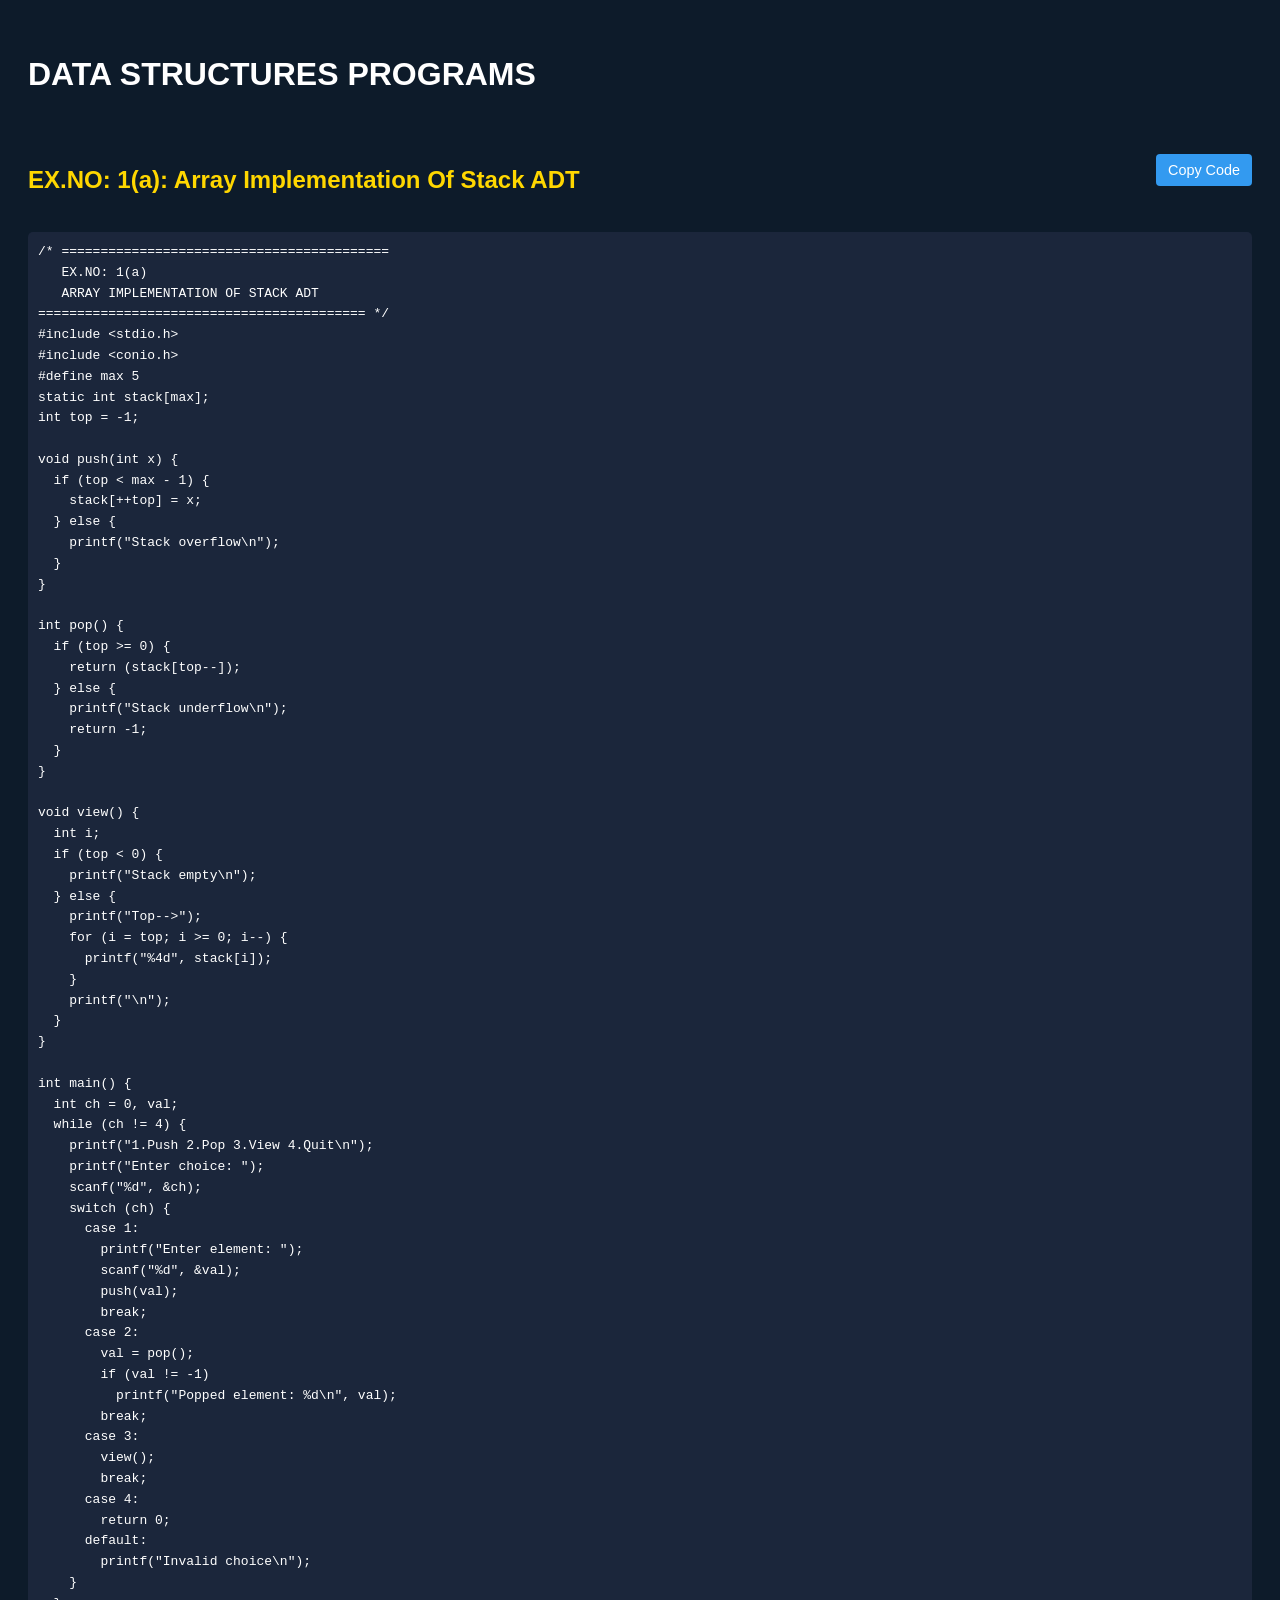
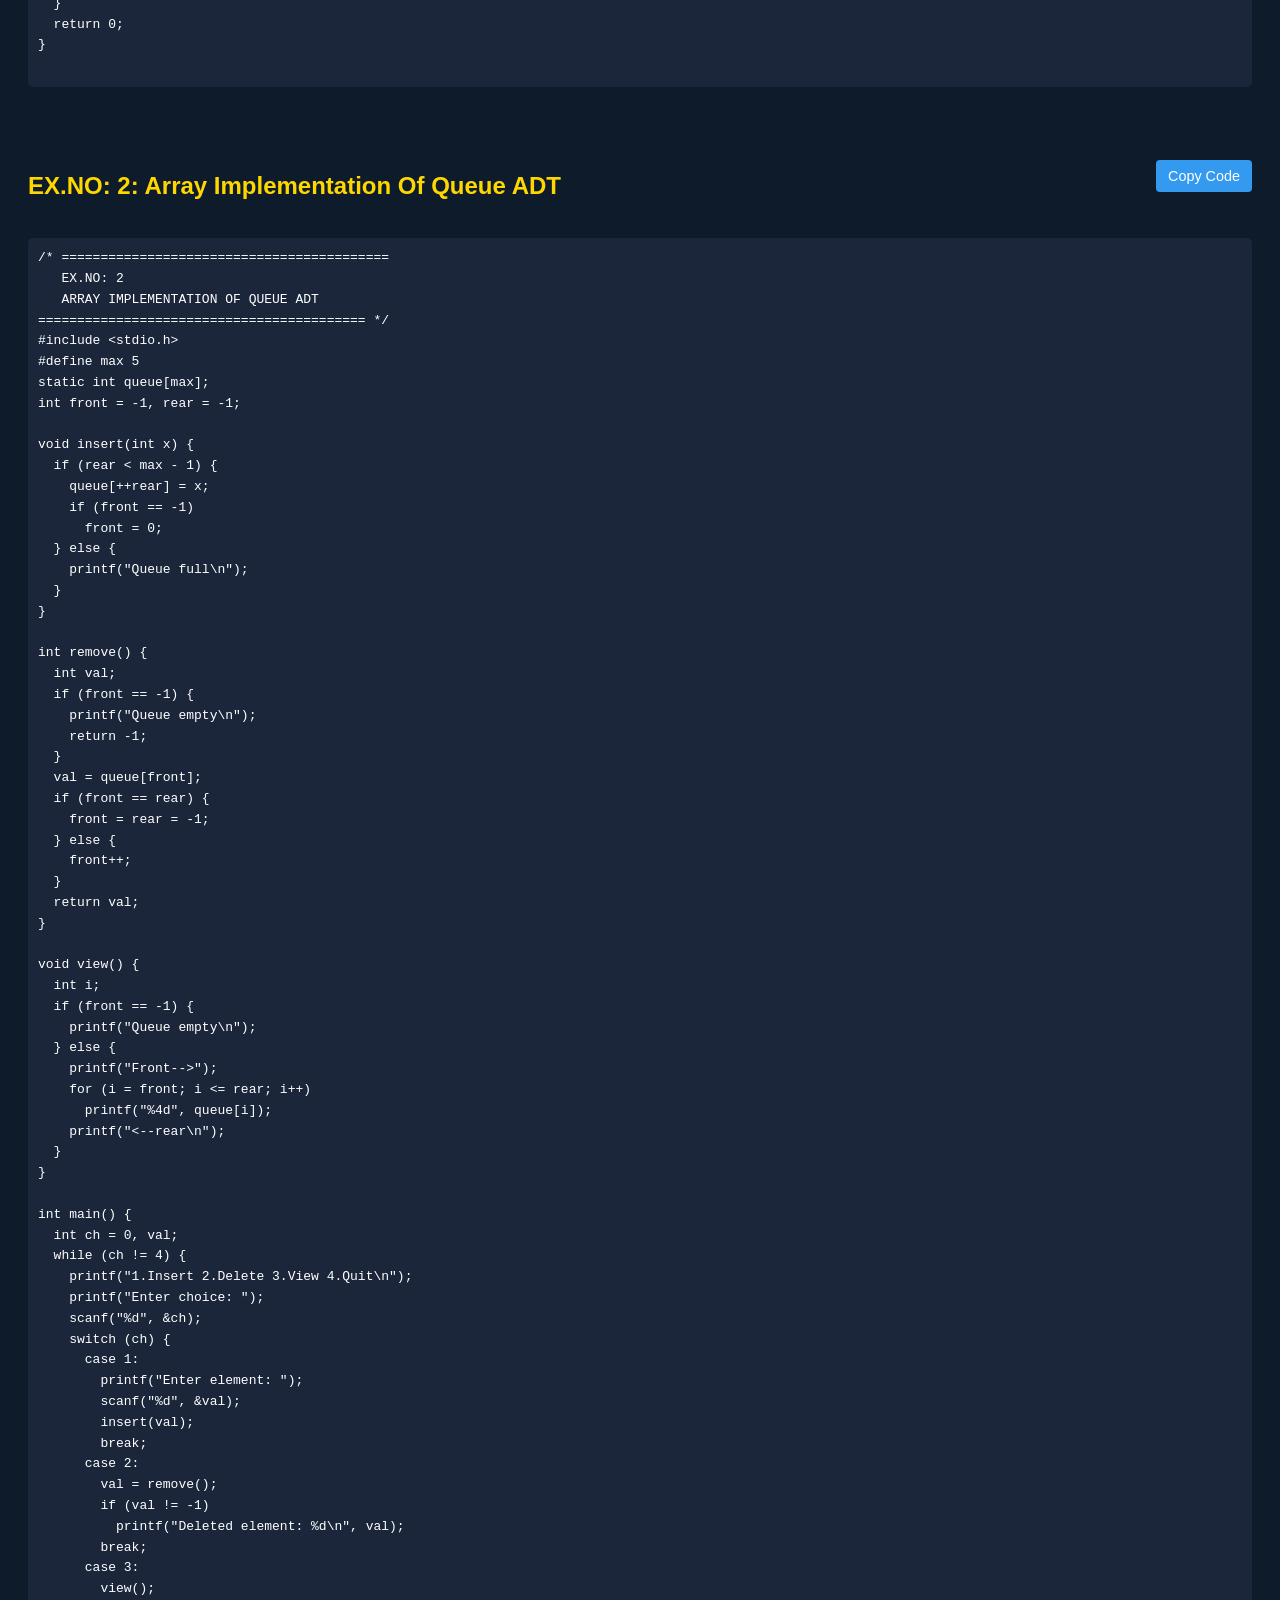
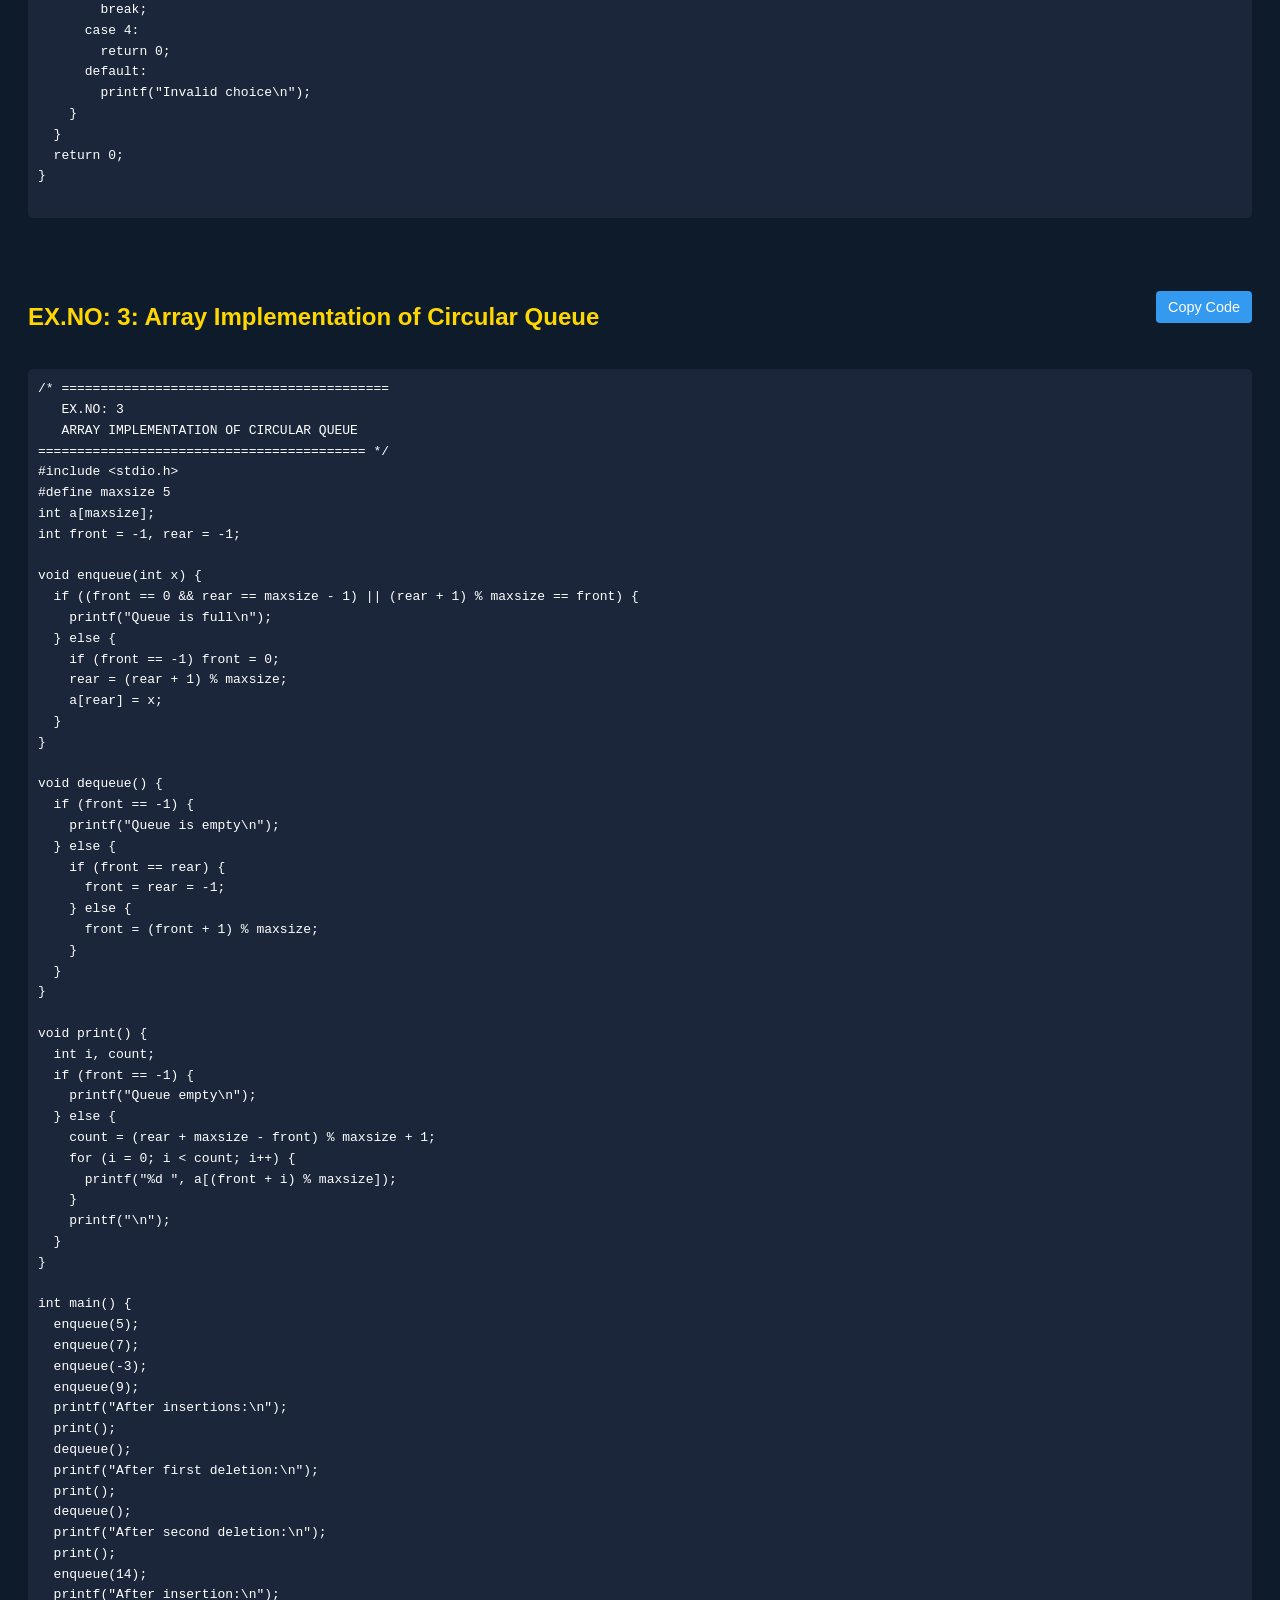
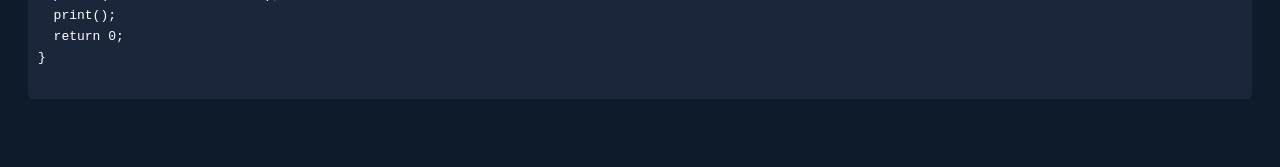
<file: program3.html>
<!DOCTYPE html>
<html lang="ta">
<head>
<meta charset="UTF-8" />
<meta name="viewport" content="width=device-width, initial-scale=1.0"/>
<title>Data Structures Programs</title>
<style>
  body { font-family: Arial, sans-serif; background-color: #0d1b2a; color: #ffffff; padding: 20px; line-height: 1.6; }
  h1 { font-size: 2em; font-weight: bold; margin-bottom: 20px; }
  h2 { color: #ffd700; margin-top: 40px; }
  pre { background: #1b263b; padding: 10px; border-radius: 5px; overflow-x: auto; }
  button { background-color: #339af0; color: #fff; border: none; padding: 8px 12px; border-radius: 4px; cursor: pointer; font-size: 0.9em; }
  button:hover { background-color: #228be6; }
  .program { margin-bottom: 40px; }
  .title { display: flex; justify-content: space-between; align-items: center; margin-bottom: 10px; }
</style>
</head>
<body>

<h1>DATA STRUCTURES PROGRAMS</h1>

<div class="program" id="program1">
  <div class="title">
    <h2>EX.NO: 1(a): Array Implementation Of Stack ADT</h2>
    <button onclick="copyCode('code1')">Copy Code</button>
  </div>
  <pre id="code1">
/* ==========================================
   EX.NO: 1(a)
   ARRAY IMPLEMENTATION OF STACK ADT
========================================== */
#include &lt;stdio.h&gt;
#include &lt;conio.h&gt;
#define max 5
static int stack[max];
int top = -1;

void push(int x) {
  if (top < max - 1) {
    stack[++top] = x;
  } else {
    printf("Stack overflow\n");
  }
}

int pop() {
  if (top >= 0) {
    return (stack[top--]);
  } else {
    printf("Stack underflow\n");
    return -1;
  }
}

void view() {
  int i;
  if (top < 0) {
    printf("Stack empty\n");
  } else {
    printf("Top--&gt;");
    for (i = top; i >= 0; i--) {
      printf("%4d", stack[i]);
    }
    printf("\n");
  }
}

int main() {
  int ch = 0, val;
  while (ch != 4) {
    printf("1.Push 2.Pop 3.View 4.Quit\n");
    printf("Enter choice: ");
    scanf("%d", &ch);
    switch (ch) {
      case 1:
        printf("Enter element: ");
        scanf("%d", &val);
        push(val);
        break;
      case 2:
        val = pop();
        if (val != -1)
          printf("Popped element: %d\n", val);
        break;
      case 3:
        view();
        break;
      case 4:
        return 0;
      default:
        printf("Invalid choice\n");
    }
  }
  return 0;
}
  </pre>
</div>

<div class="program" id="program2">
  <div class="title">
    <h2>EX.NO: 2: Array Implementation Of Queue ADT</h2>
    <button onclick="copyCode('code2')">Copy Code</button>
  </div>
  <pre id="code2">
/* ==========================================
   EX.NO: 2
   ARRAY IMPLEMENTATION OF QUEUE ADT
========================================== */
#include &lt;stdio.h&gt;
#define max 5
static int queue[max];
int front = -1, rear = -1;

void insert(int x) {
  if (rear < max - 1) {
    queue[++rear] = x;
    if (front == -1)
      front = 0;
  } else {
    printf("Queue full\n");
  }
}

int remove() {
  int val;
  if (front == -1) {
    printf("Queue empty\n");
    return -1;
  }
  val = queue[front];
  if (front == rear) {
    front = rear = -1;
  } else {
    front++;
  }
  return val;
}

void view() {
  int i;
  if (front == -1) {
    printf("Queue empty\n");
  } else {
    printf("Front--&gt;");
    for (i = front; i <= rear; i++)
      printf("%4d", queue[i]);
    printf("&lt;--rear\n");
  }
}

int main() {
  int ch = 0, val;
  while (ch != 4) {
    printf("1.Insert 2.Delete 3.View 4.Quit\n");
    printf("Enter choice: ");
    scanf("%d", &ch);
    switch (ch) {
      case 1:
        printf("Enter element: ");
        scanf("%d", &val);
        insert(val);
        break;
      case 2:
        val = remove();
        if (val != -1)
          printf("Deleted element: %d\n", val);
        break;
      case 3:
        view();
        break;
      case 4:
        return 0;
      default:
        printf("Invalid choice\n");
    }
  }
  return 0;
}
  </pre>
</div>

<div class="program" id="program3">
  <div class="title">
    <h2>EX.NO: 3: Array Implementation of Circular Queue</h2>
    <button onclick="copyCode('code3')">Copy Code</button>
  </div>
  <pre id="code3">
/* ==========================================
   EX.NO: 3
   ARRAY IMPLEMENTATION OF CIRCULAR QUEUE
========================================== */
#include &lt;stdio.h&gt;
#define maxsize 5
int a[maxsize];
int front = -1, rear = -1;

void enqueue(int x) {
  if ((front == 0 && rear == maxsize - 1) || (rear + 1) % maxsize == front) {
    printf("Queue is full\n");
  } else {
    if (front == -1) front = 0;
    rear = (rear + 1) % maxsize;
    a[rear] = x;
  }
}

void dequeue() {
  if (front == -1) {
    printf("Queue is empty\n");
  } else {
    if (front == rear) {
      front = rear = -1;
    } else {
      front = (front + 1) % maxsize;
    }
  }
}

void print() {
  int i, count;
  if (front == -1) {
    printf("Queue empty\n");
  } else {
    count = (rear + maxsize - front) % maxsize + 1;
    for (i = 0; i < count; i++) {
      printf("%d ", a[(front + i) % maxsize]);
    }
    printf("\n");
  }
}

int main() {
  enqueue(5);
  enqueue(7);
  enqueue(-3);
  enqueue(9);
  printf("After insertions:\n");
  print();
  dequeue();
  printf("After first deletion:\n");
  print();
  dequeue();
  printf("After second deletion:\n");
  print();
  enqueue(14);
  printf("After insertion:\n");
  print();
  return 0;
}
  </pre>
</div>

<!-- இங்கே மற்ற கோடுகள் தொடரக்கூடும் -->

<script>
function copyCode(id) {
  const code = document.getElementById(id).innerText;
  navigator.clipboard.writeText(code).then(function() {
    alert('Code copied to clipboard!');
  }, function(err) {
    alert('Failed to copy text: ', err);
  });
}
</script>

</body>
</html>
</file>
<file: style.css>
body{
    margin:0;
    font-family:Arial,sans-serif;
    background:#111827;
    color:white;
}

header{
    text-align:center;
    padding:30px;
}

header h1{
    font-size:40px;
}

input{
    width:70%;
    padding:12px;
    border:none;
    border-radius:10px;
    font-size:18px;
}

.container{
    display:flex;
    flex-direction:column;
    align-items:center;
    gap:15px;
    padding:30px;
}

.card{
    background:#1f2937;
    text-decoration:none;
    color:white;
    padding:30px;
    border-radius:15px;
    text-align:center;
    font-size:22px;
    transition:.3s;
    width:700px;
    max-width:90%;
    box-sizing:border-box;
}

.card:hover{
    background:#2563eb;
    transform:scale(1.05);
}
</file>
